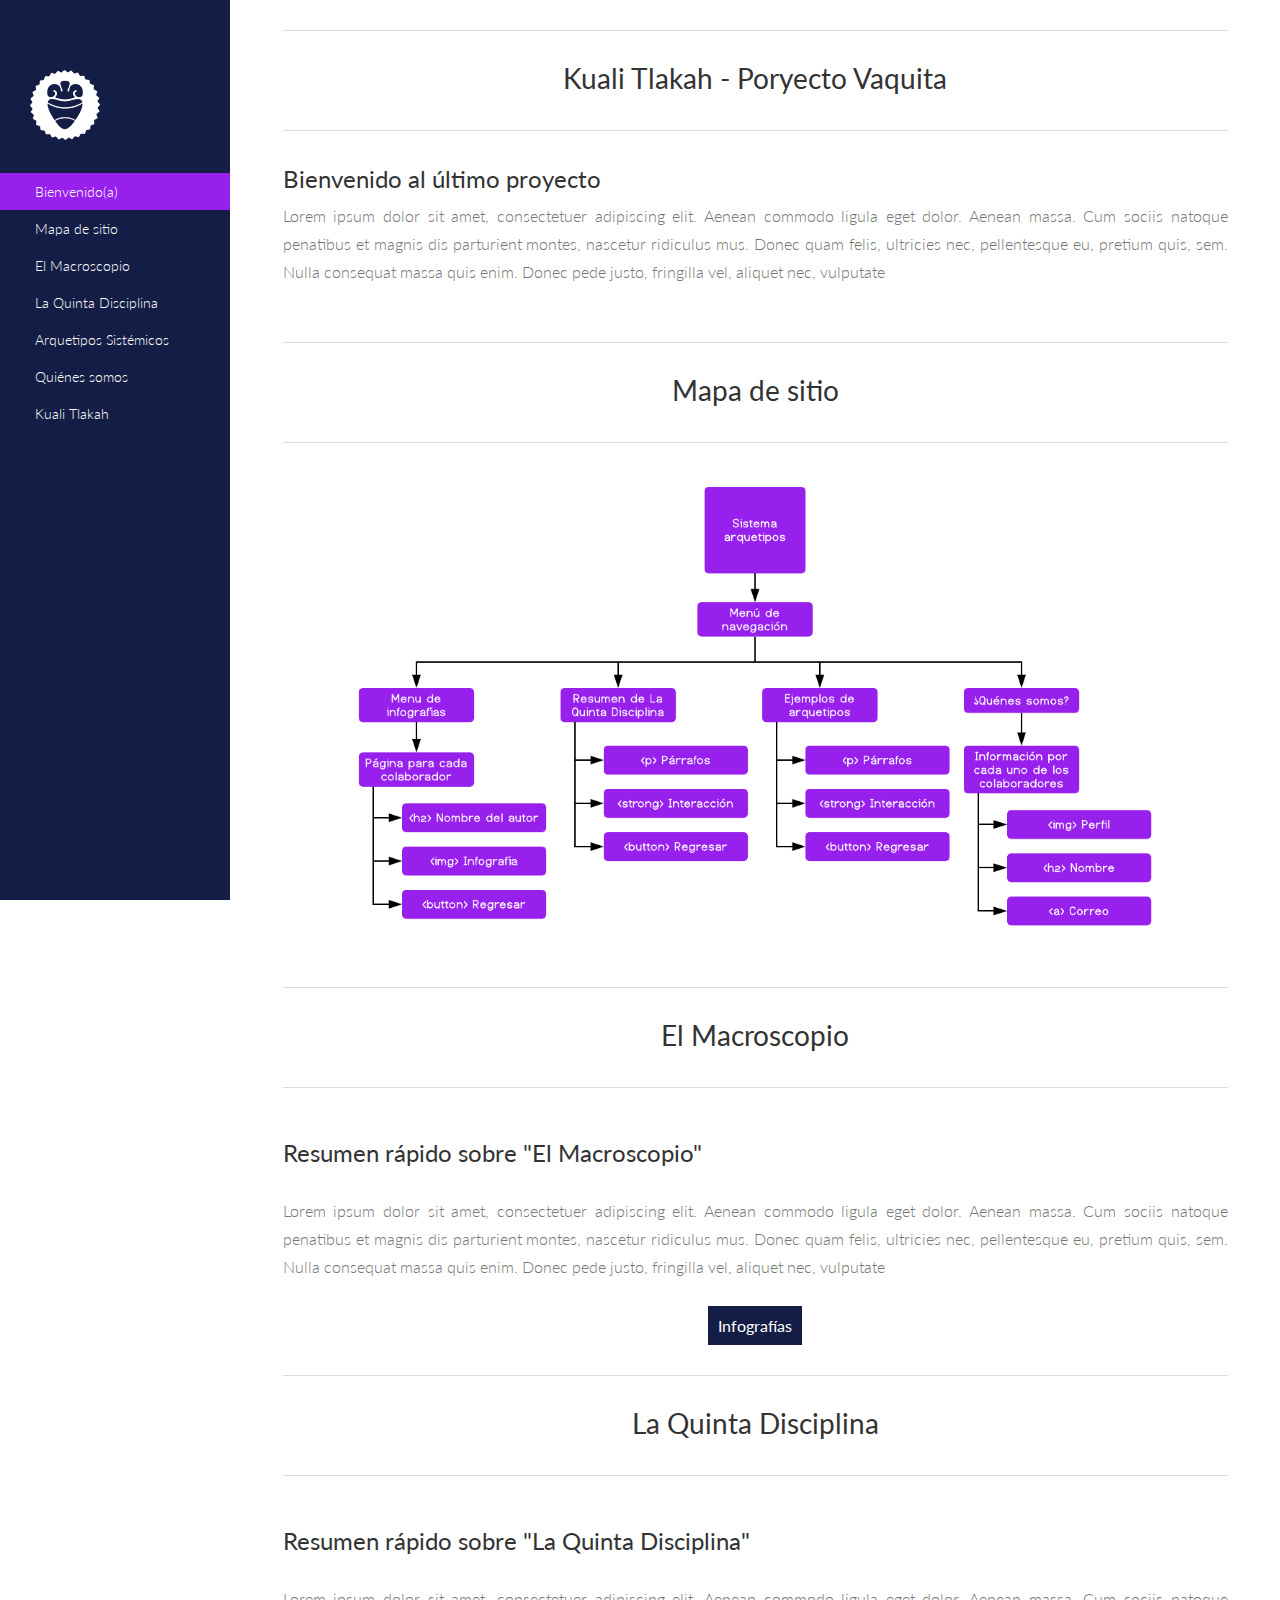
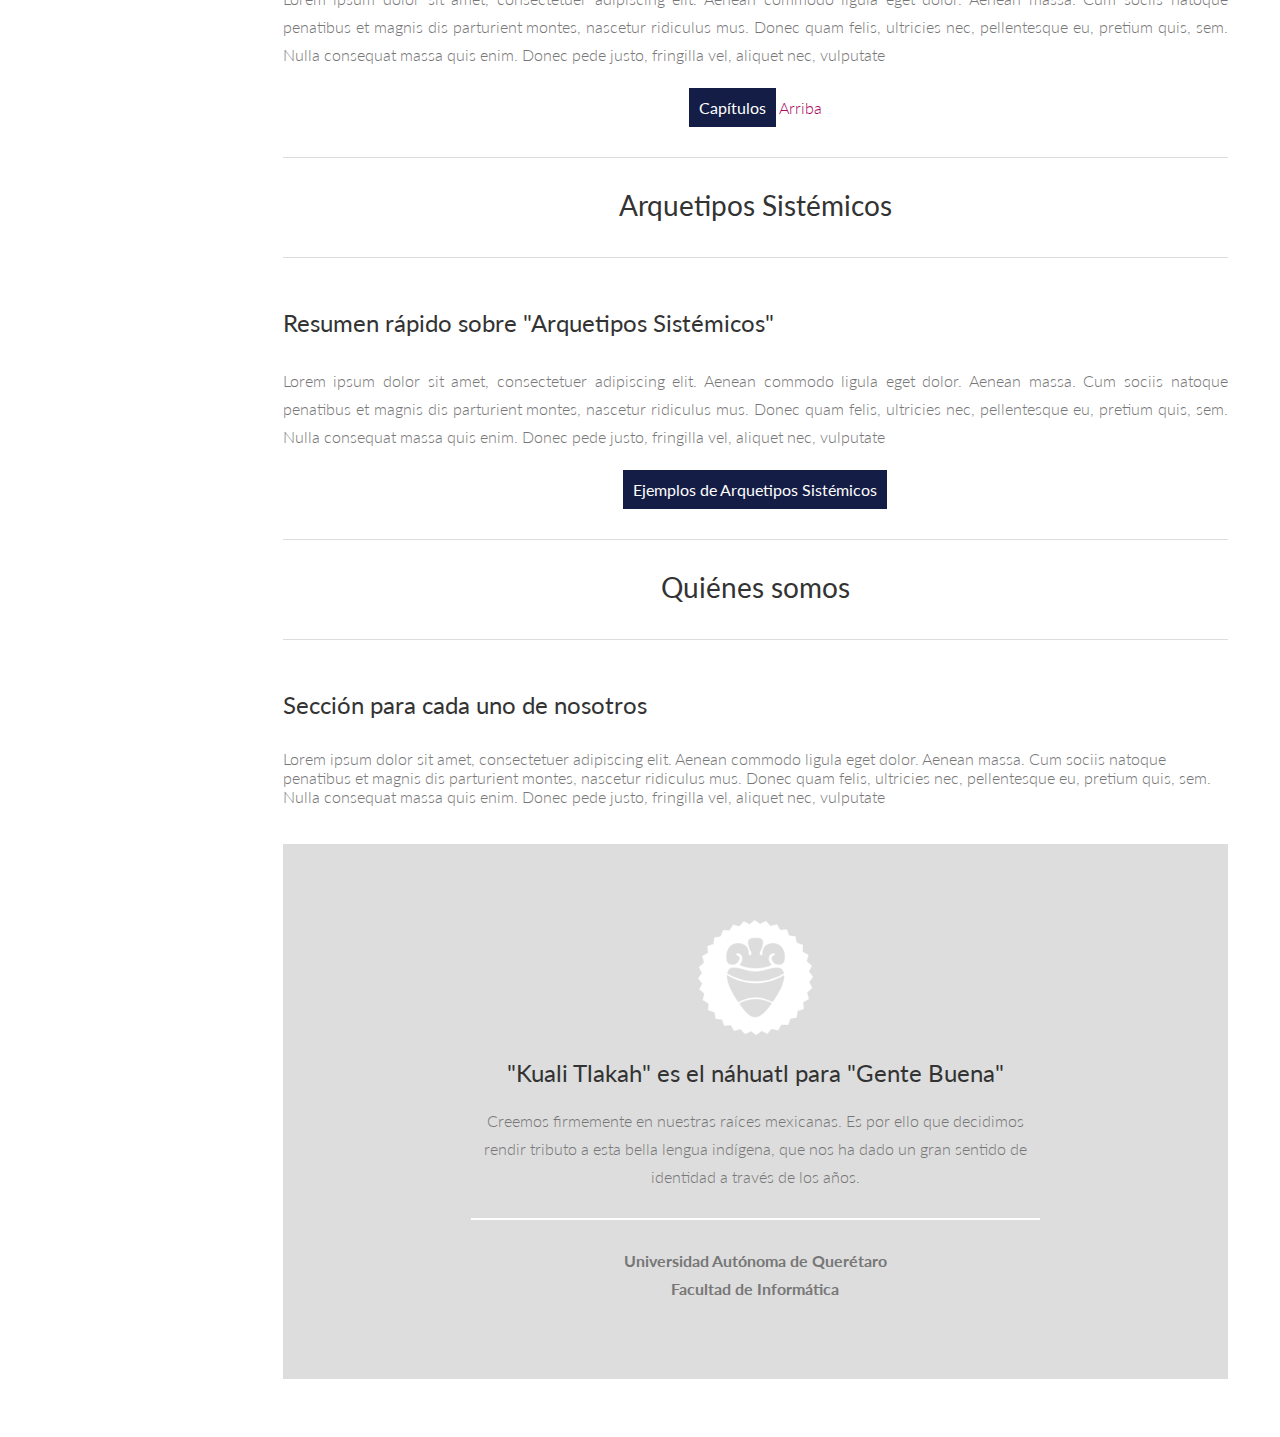
<file: dup-doc/index.html>
<!DOCTYPE html>
<!--[if lt IE 7]>      <html class="no-js lt-ie9 lt-ie8 lt-ie7"> <![endif]-->
<!--[if IE 7]>         <html class="no-js lt-ie9 lt-ie8"> <![endif]-->
<!--[if IE 8]>         <html class="no-js lt-ie9"> <![endif]-->
<!--[if gt IE 8]><!--> <html class="no-js"> <!--<![endif]-->
	<head>
		<meta charset="utf-8">
		<html lang="es">
		<title>Kuali Tlakah - Inicio</title>
		<meta name="description" content="">
		<!-- Mobile Specific Meta -->
		<meta name="viewport" content="width=device-width, initial-scale=1">

		<!-- <link rel="shortcut icon" href="img/favicon.png"> -->
		<link href='http://fonts.googleapis.com/css?family=Lato:300,400,700' rel='stylesheet'>

		<!-- Syntax Highlighter -->
		<link rel="stylesheet" type="text/css" href="syntax-highlighter/styles/shCore.css" media="all">
		<link rel="stylesheet" type="text/css" href="syntax-highlighter/styles/shThemeDefault.css" media="all">

		<!-- Font Awesome CSS-->
		<link rel="stylesheet" href="css/font-awesome.min.css">
		<!-- Normalize/Reset CSS-->
		<link rel="stylesheet" href="css/normalize.min.css">
		<!-- Main CSS-->
		<link rel="stylesheet" href="css/main.css">
	</head>

	<body id="welcome">

		<aside class="left-sidebar">
			<div class="logo">
				<a href="index.html">
					<img src="img/logo.png" alt="">
				</a>
			</div>
			<nav class="left-nav">
				<ul id="nav">
					<li class="current"><a href="#welcome">Bienvenido(a)</a></li>
					<li><a href="#site_map">Mapa de sitio</a></li>
					<li><a href="#the_macroscope">El Macroscopio</a></li>
					<li><a href="#the_fifth_discipline">La Quinta Disciplina</a></li>
					<li><a href="#examples">Arquetipos Sistémicos</a></li>
					<li><a href="#about_us">Quiénes somos</a></li>
					<li><a href="#about_KualiTlakah">Kuali Tlakah</a></li>					
					<!-- <li><a href="#credit">Source and Credit</a></li> -->
				</ul>
			</nav>
		</aside>

		<div id="main-wrapper">
			<div class="main-content twenty">
				<section id="welcome">
					<div class="content-header">
						<h1>Kuali Tlakah - Poryecto Vaquita</h1>
					</div>
					<div class="welcome">
						<h2 class="tan">Bienvenido al último proyecto</h2>
						<p>Lorem ipsum dolor sit amet, consectetuer adipiscing elit. Aenean commodo ligula eget dolor. Aenean massa. Cum sociis natoque penatibus et magnis dis parturient montes, nascetur ridiculus mus. Donec quam felis, ultricies nec, pellentesque eu, pretium quis, sem. Nulla consequat massa quis enim. Donec pede justo, fringilla vel, aliquet nec, vulputate</p>
						<br>
					</div>
				</section>

				<section id="site_map">
					<div class="content-header fifteen">
						<h1>Mapa de sitio</h1>
					</div>
					<div class="img_container">
						<img src="img/site_map.png">
					</div>
				</section>

				<section id="the_macroscope">
					<div class="content-header">
						<h1>El Macroscopio</h1>
					</div>
					<h2 class="title">Resumen rápido sobre "El Macroscopio"</h2>

					<div class="section-content">
						<p>Lorem ipsum dolor sit amet, consectetuer adipiscing elit. Aenean commodo ligula eget dolor. Aenean massa. Cum sociis natoque penatibus et magnis dis parturient montes, nascetur ridiculus mus. Donec quam felis, ultricies nec, pellentesque eu, pretium quis, sem. Nulla consequat massa quis enim. Donec pede justo, fringilla vel, aliquet nec, vulputate</p>
						<br>
						<div class="btn_container">
							<button onclick="location.href='the_macroscope.html'">Infografías</button>
						</div>
					</div>
				</section>


				<section id="the_fifth_discipline">
					<div class="content-header">
						<h1>La Quinta Disciplina</h1>
					</div>
					<h2 class="title">Resumen rápido sobre "La Quinta Disciplina"</h2>
					<p>Lorem ipsum dolor sit amet, consectetuer adipiscing elit. Aenean commodo ligula eget dolor. Aenean massa. Cum sociis natoque penatibus et magnis dis parturient montes, nascetur ridiculus mus. Donec quam felis, ultricies nec, pellentesque eu, pretium quis, sem. Nulla consequat massa quis enim. Donec pede justo, fringilla vel, aliquet nec, vulputate</p>
					<br>
					<div class="btn_container">
						<button onclick="location.href='the_fifth_discipline.html'">Capítulos</button>
						<a href="#welcome">Arriba</a>
					</div>
				</section>

				<section id="examples">
					<div class="content-header">
						<h1>Arquetipos Sistémicos</h1>
					</div>
					<h2 class="title">Resumen rápido sobre "Arquetipos Sistémicos"</h2>
					<p>Lorem ipsum dolor sit amet, consectetuer adipiscing elit. Aenean commodo ligula eget dolor. Aenean massa. Cum sociis natoque penatibus et magnis dis parturient montes, nascetur ridiculus mus. Donec quam felis, ultricies nec, pellentesque eu, pretium quis, sem. Nulla consequat massa quis enim. Donec pede justo, fringilla vel, aliquet nec, vulputate</p>
					<br>
					<div class="btn_container">
						<button onclick="location.href='systemic_archetypes.html'">Ejemplos de Arquetipos Sistémicos</button>
					</div>
				</section>

				<section id="about_us">
					<div class="content-header">
						<h1>Quiénes somos</h1>
					</div>
					<h2 class="title">Sección para cada uno de nosotros</h2>
					<p">Lorem ipsum dolor sit amet, consectetuer adipiscing elit. Aenean commodo ligula eget dolor. Aenean massa. Cum sociis natoque penatibus et magnis dis parturient montes, nascetur ridiculus mus. Donec quam felis, ultricies nec, pellentesque eu, pretium quis, sem. Nulla consequat massa quis enim. Donec pede justo, fringilla vel, aliquet nec, vulputate</p>
					<br>
					<br>
				</section>

				<section id="about_KualiTlakah">
					<br><br><br><br>
					<img src="img/logo150px.png" class="twenty">
					<h2 class="twenty">"Kuali Tlakah" es el náhuatl para "Gente Buena"</h2>
					<p>Creemos firmemente en nuestras raíces mexicanas. Es por ello que decidimos rendir tributo a esta bella lengua indígena, que nos ha dado un gran sentido de identidad a través de los años.</p>
					<br><hr><br>
					<p><strong>Universidad Autónoma de Querétaro<br> Facultad de Informática</strong></p>
					<br><br><br><br>
				</section>
				<br><br>

				<!-- <section id="credit">
					<h2 class="title">Source and Credit</h2>
					<div class="script-source">
						<ul>
							<li><a target="_blank" href="http://www.pexels.com">Pexels</a></li>
							<li><a target="_blank" href="http://jquery.com/">jQuery</a></li>
							<li><a target="_blank" href="http://getbootstrap.com">Bootstrap Framework</a></li>
							<li><a target="_blank" href="http://www.owlgraphic.com/owlcarousel">Owl Carousel</a></li>
							<li><a target="_blank" href="https://github.com/iamMonzurul/jQuery-AJAX-MailChimp">Ajax Mailchimp</a></li>
							<li><a target="_blank" href="http://fontawesome.io/">FontAwesome</a></li>
							<li><a target="_blank" href="http://dimsemenov.com/plugins/magnific-popup/">Magnefic Pop Up</a></li>
							<li><a target="_blank" href="http://hernansartorio.com/jquery-nice-select/">Nice Select</a></li>
							<li><a target="_blank" href="https://linearicons.com/">Linear Icons</a></li>
						</ul>
					</div>
				</section> -->
			</div>
		</div>


		<!-- Essential JavaScript Libraries
		==============================================-->
		<script type="text/javascript" src="js/jquery-1.11.0.min.js"></script>
		<script type="text/javascript" src="js/jquery.nav.js"></script>
		<script type="text/javascript" src="syntax-highlighter/scripts/shCore.js"></script>
		<script type="text/javascript" src="syntax-highlighter/scripts/shBrushXml.js"></script>
		<script type="text/javascript" src="syntax-highlighter/scripts/shBrushCss.js"></script>
		<script type="text/javascript" src="syntax-highlighter/scripts/shBrushJScript.js"></script>
		<script type="text/javascript" src="syntax-highlighter/scripts/shBrushPhp.js"></script>
		<script type="text/javascript">
			SyntaxHighlighter.all()
		</script>
		<script type="text/javascript" src="js/custom.js"></script>

	</body>
</html>
</file>
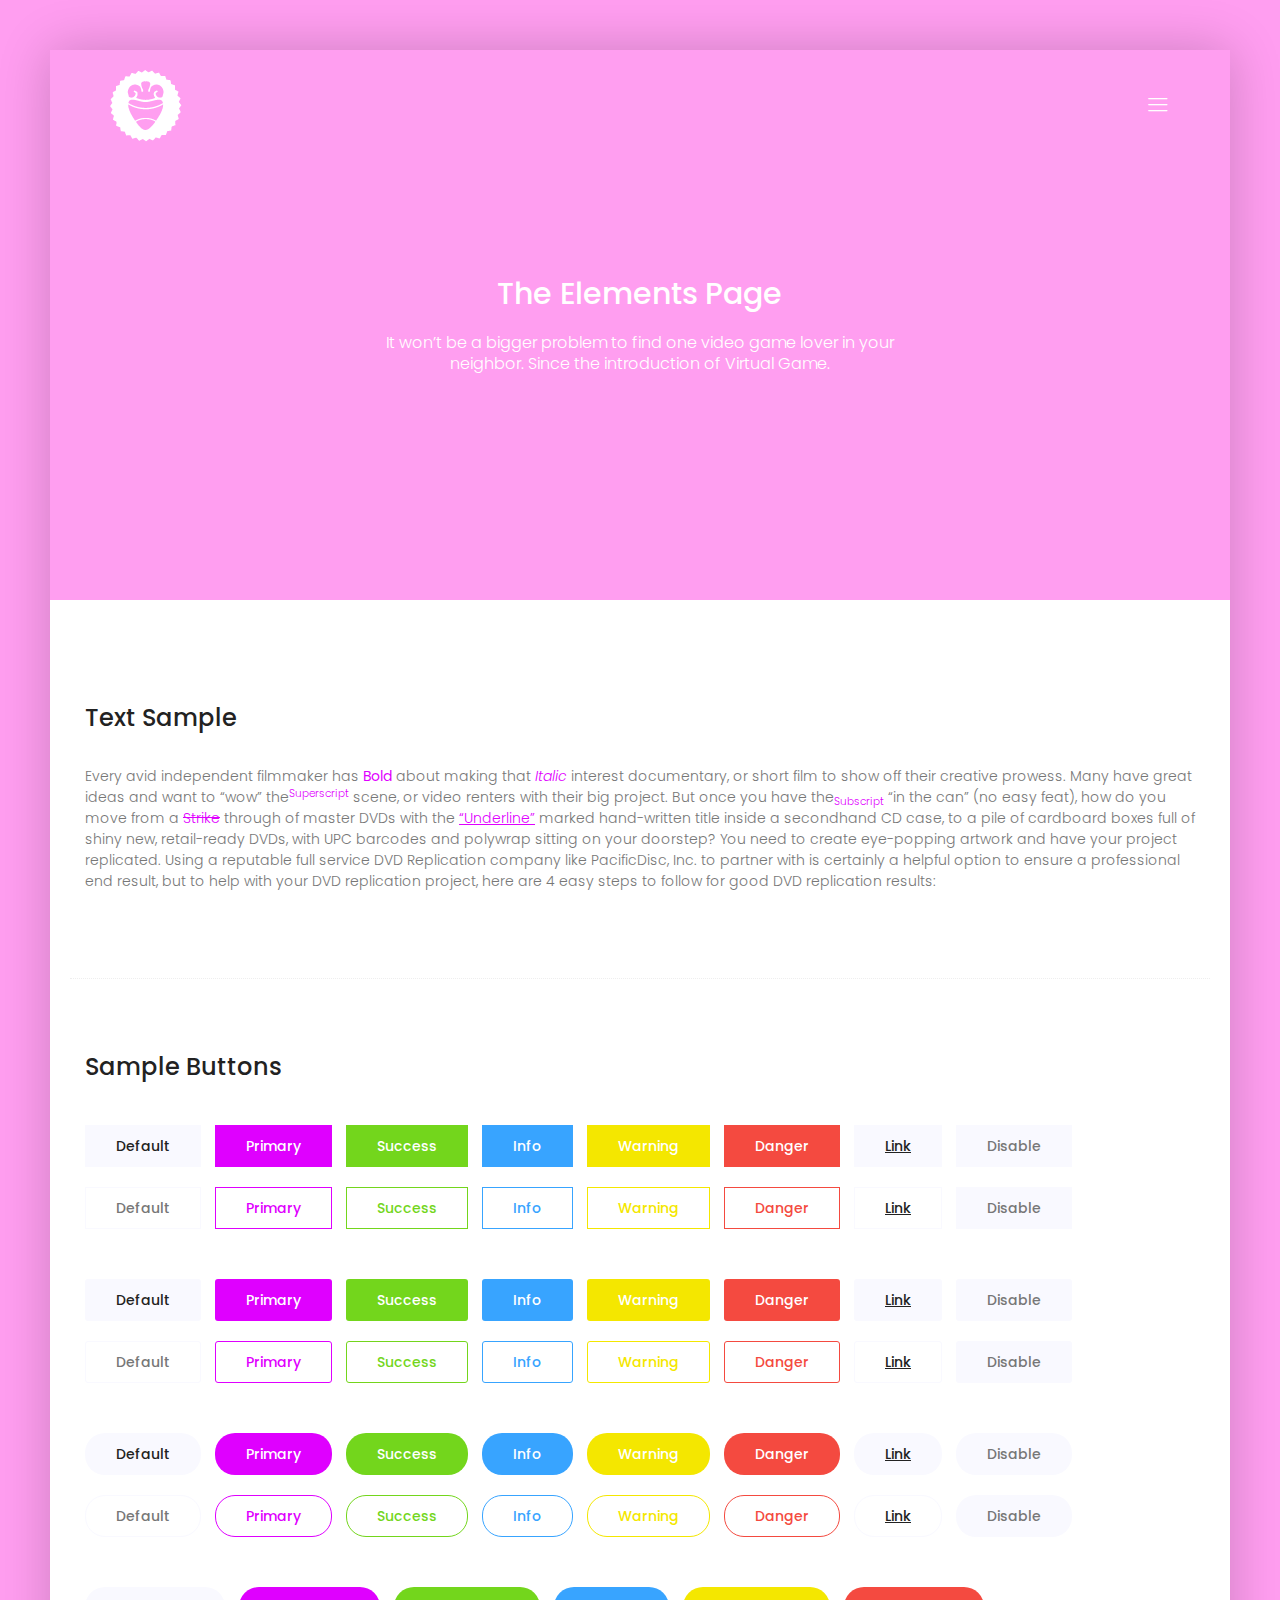
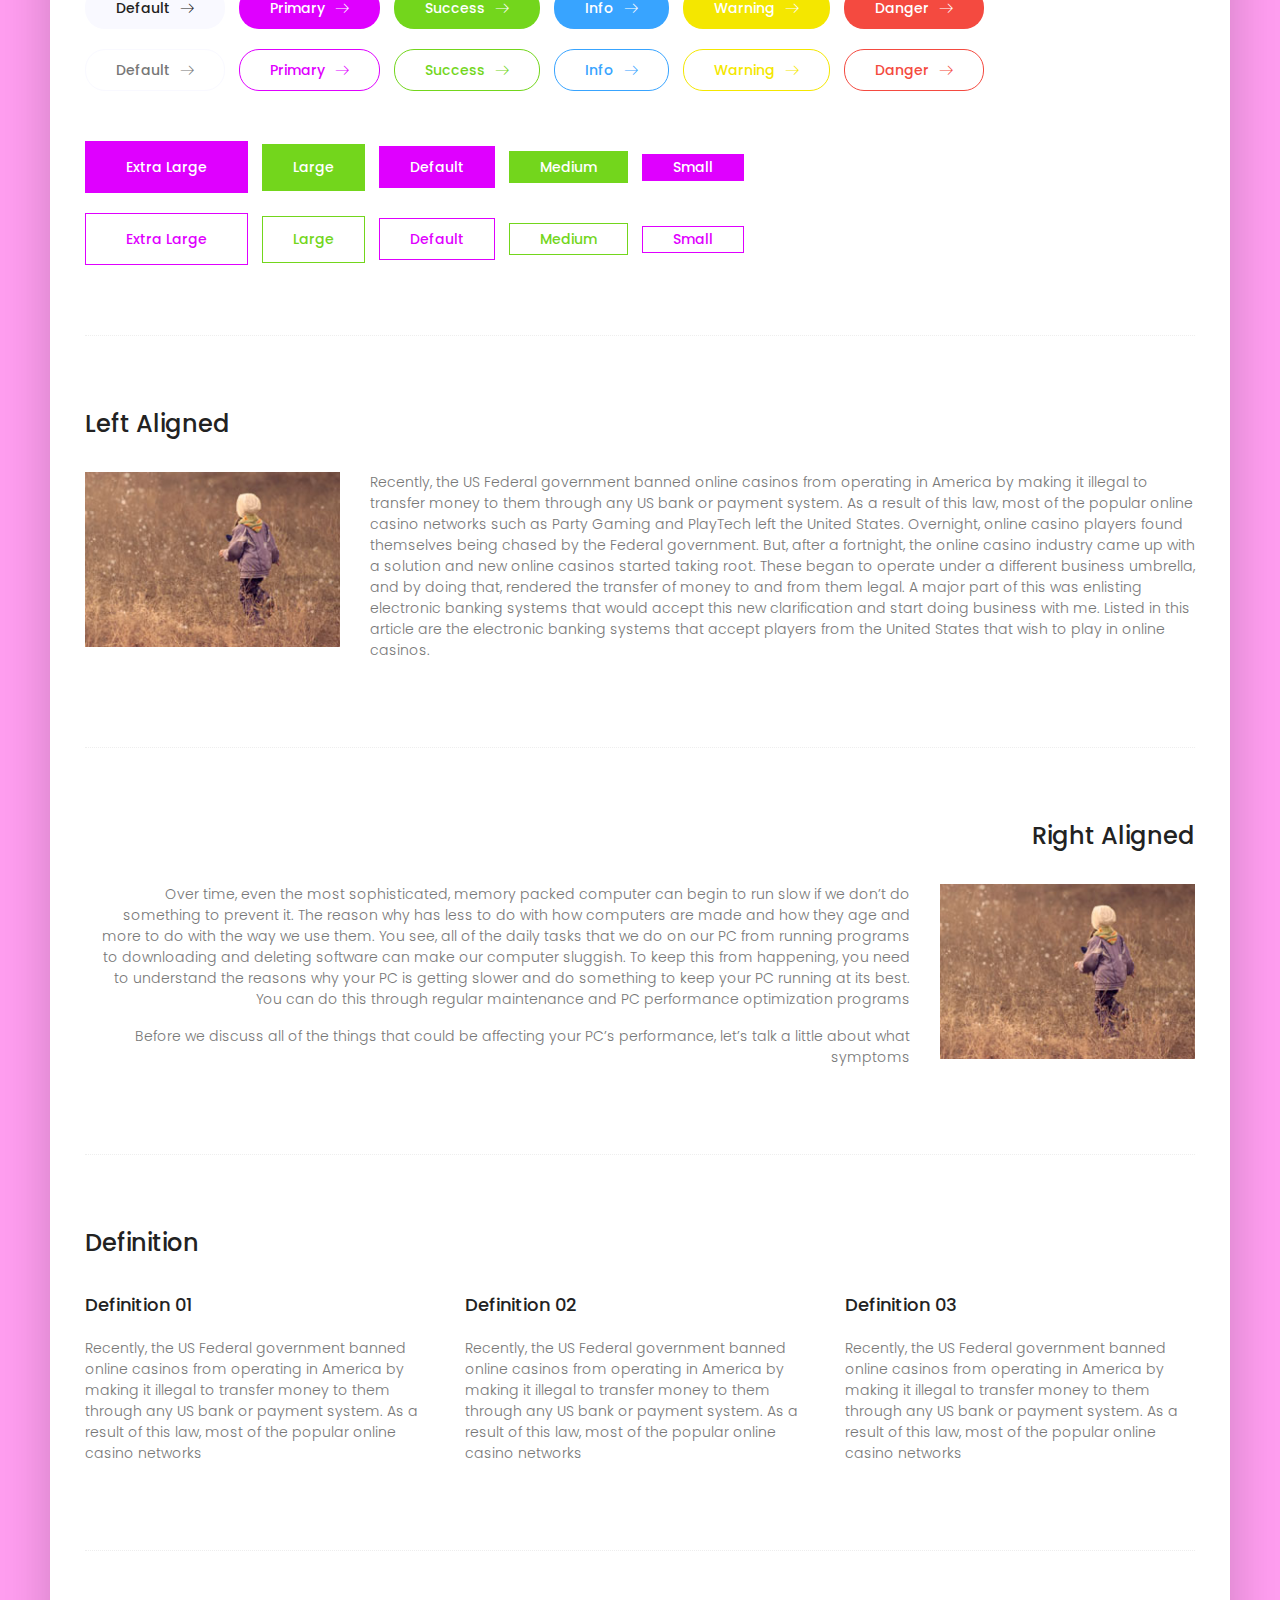
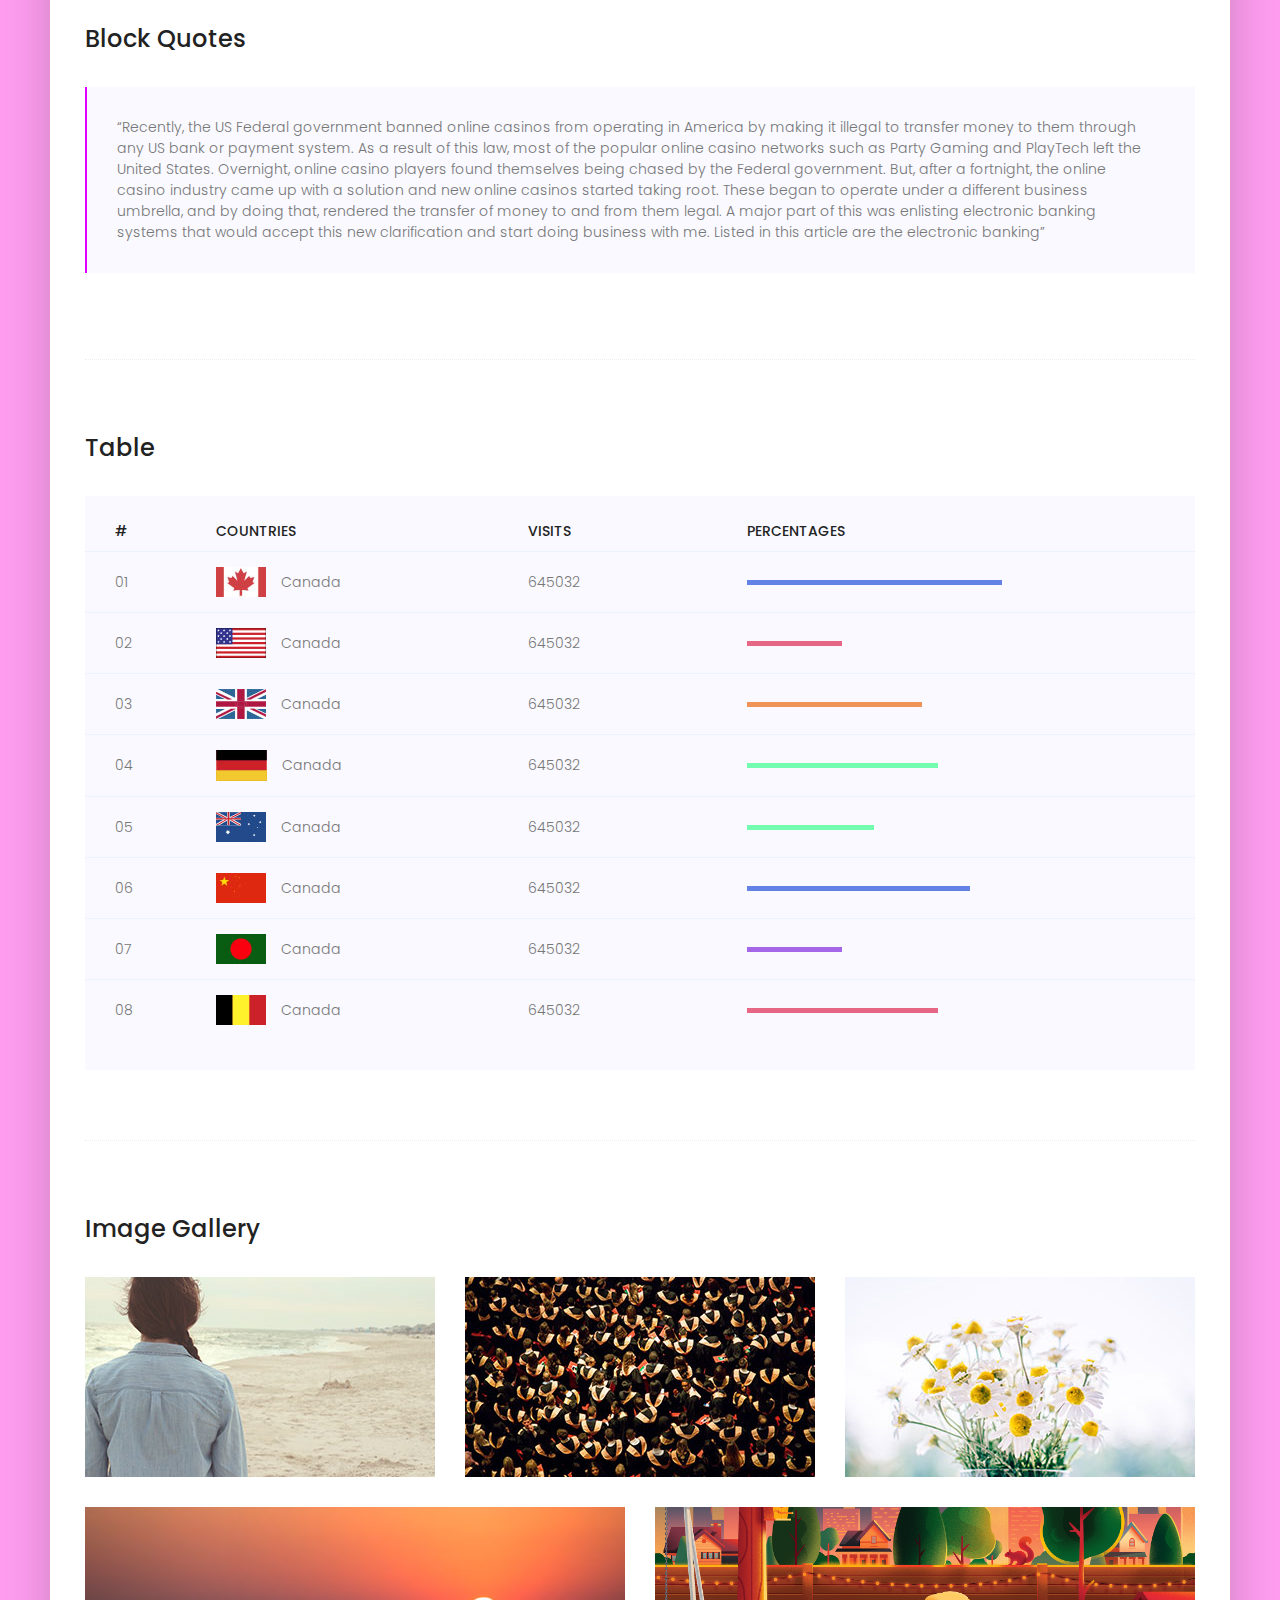
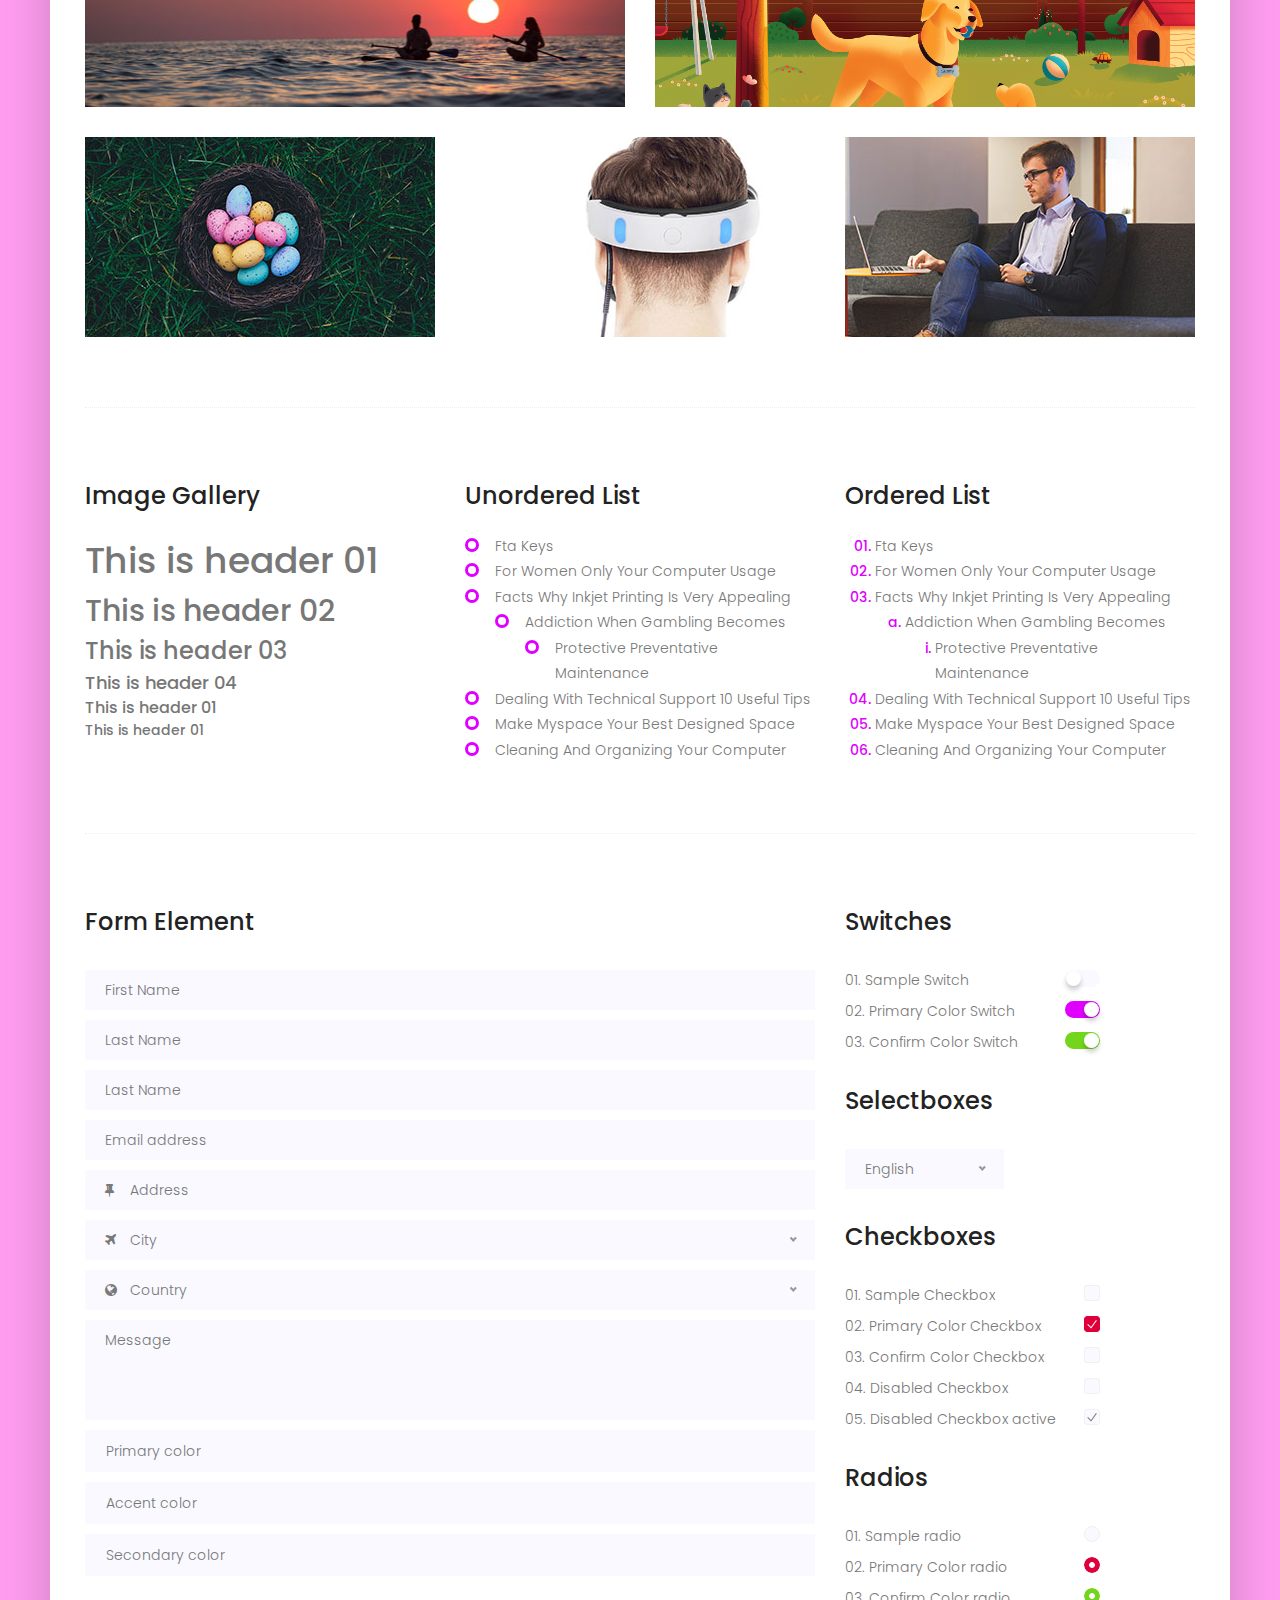
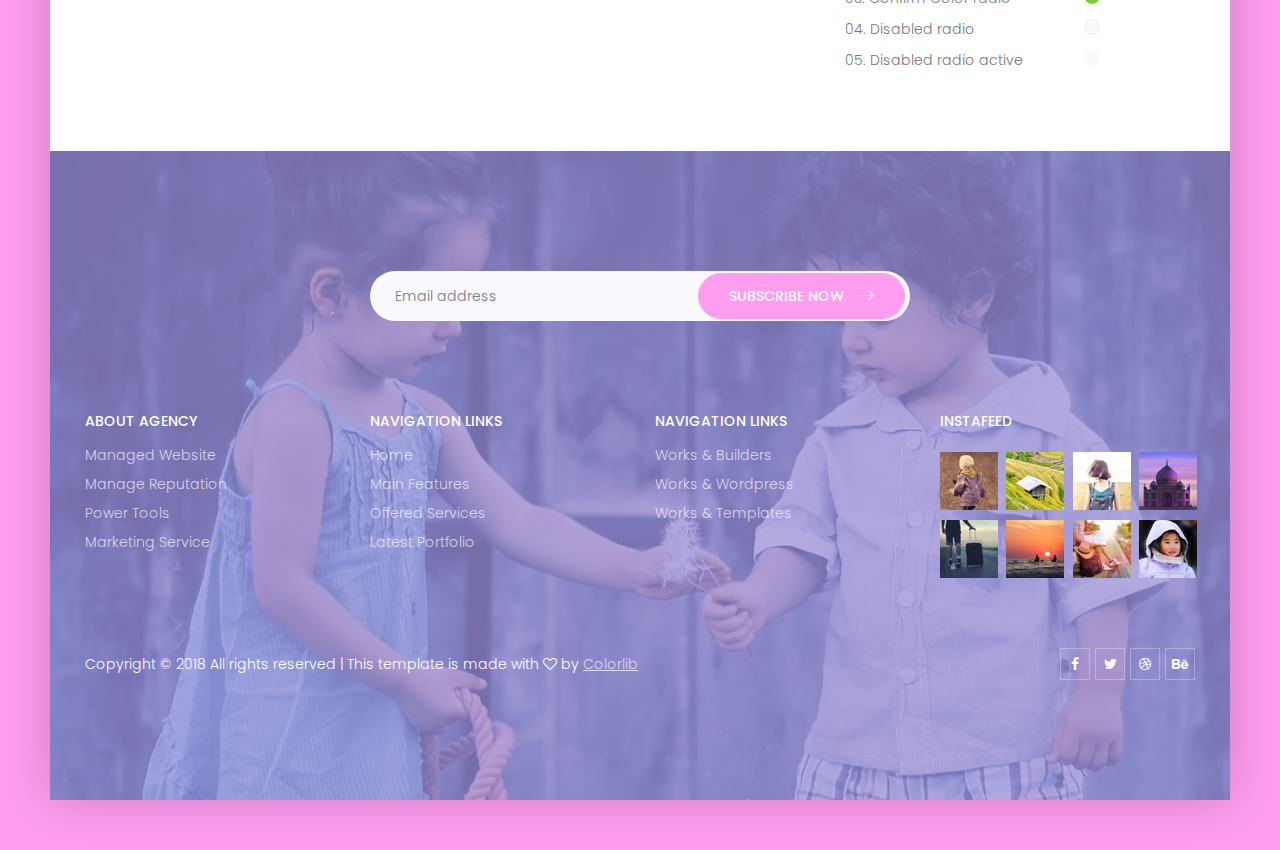
<file: elements.html>
<!DOCTYPE html>
<html lang="zxx" class="no-js">
<head>
	<!-- Mobile Specific Meta -->
	<meta name="viewport" content="width=device-width, initial-scale=1, shrink-to-fit=no">
	<!-- Favicon-->
	<link rel="shortcut icon" href="img/fav.png">
	<!-- Author Meta -->
	<meta name="author" content="CodePixar">
	<!-- Meta Description -->
	<meta name="description" content="">
	<!-- Meta Keyword -->
	<meta name="keywords" content="">
	<!-- meta character set -->
	<meta charset="UTF-8">
	<!-- Site Title -->
	<title>Dup</title>

	<link href="https://fonts.googleapis.com/css?family=Poppins:100,300,500" rel="stylesheet">
		<!--
		CSS
		============================================= -->
		<link rel="stylesheet" href="css/linearicons.css">
		<link rel="stylesheet" href="css/owl.carousel.css">
		<link rel="stylesheet" href="css/font-awesome.min.css">
		<link rel="stylesheet" href="css/nice-select.css">
		<link rel="stylesheet" href="css/magnific-popup.css">
		<link rel="stylesheet" href="css/bootstrap.css">
		<link rel="stylesheet" href="css/main.css">
	</head>
	<body class="dup-body">
		<div class="dup-body-wrap">
			<!-- Start Header Area -->
			<header class="default-header">
				<div class="header-wrap">
					<div class="header-top d-flex justify-content-between align-items-center">
						<div class="logo">
							<a href="index.html"><img src="img/logo2.png" alt=""></a>
						</div>
						<div class="main-menubar white-menubar d-flex align-items-center">
							<nav class="hide">
								<a href="index.html">Home</a>
								<a href="generic.html">Generic</a>
								<a href="elements.html">Elements</a>
							</nav>
							<div class="menu-bar"><span class="lnr lnr-menu"></span></div>
						</div>
					</div>
				</div>
			</header>
		<!-- End Header Area -->
		<!-- Start Banner Area -->
		<section class="generic-banner element-banner relative">
			<div class="container">
				<div class="row height align-items-center justify-content-center">
					<div class="col-lg-10">
						<div class="banner-content text-center">
							<h2 class="text-white">The Elements Page</h2>
							<p class="text-white">It won’t be a bigger problem to find one video game lover in your <br> neighbor. Since the introduction of Virtual Game.</p>
						</div>
					</div>
				</div>
			</div>
		</section>
		<!-- End Banner Area -->
		<!-- Start Sample Area -->
		<section class="sample-text-area">
			<div class="container">
				<h3 class="text-heading">Text Sample</h3>
				<p class="sample-text">
					Every avid independent filmmaker has <b>Bold</b> about making that <i>Italic</i> interest documentary, or short film to show off their creative prowess. Many have great ideas and want to “wow” the<sup>Superscript</sup> scene, or video renters with their big project.  But once you have the<sub>Subscript</sub> “in the can” (no easy feat), how do you move from a <del>Strike</del> through of master DVDs with the <u>“Underline”</u> marked hand-written title inside a secondhand CD case, to a pile of cardboard boxes full of shiny new, retail-ready DVDs, with UPC barcodes and polywrap sitting on your doorstep?  You need to create eye-popping artwork and have your project replicated. Using a reputable full service DVD Replication company like PacificDisc, Inc. to partner with is certainly a helpful option to ensure a professional end result, but to help with your DVD replication project, here are 4 easy steps to follow for good DVD replication results:
				</p>
			</div>
		</section>
		<!-- End Sample Area -->
		<!-- Start Button -->
		<section class="button-area">
			<div class="container border-top-generic">
				<h3 class="text-heading">Sample Buttons</h3>
				<div class="button-group-area">
					<a href="#" class="genric-btn default">Default</a>
					<a href="#" class="genric-btn primary">Primary</a>
					<a href="#" class="genric-btn success">Success</a>
					<a href="#" class="genric-btn info">Info</a>
					<a href="#" class="genric-btn warning">Warning</a>
					<a href="#" class="genric-btn danger">Danger</a>
					<a href="#" class="genric-btn link">Link</a>
					<a href="#" class="genric-btn disable">Disable</a>
				</div>
				<div class="button-group-area mt-10">
					<a href="#" class="genric-btn default-border">Default</a>
					<a href="#" class="genric-btn primary-border">Primary</a>
					<a href="#" class="genric-btn success-border">Success</a>
					<a href="#" class="genric-btn info-border">Info</a>
					<a href="#" class="genric-btn warning-border">Warning</a>
					<a href="#" class="genric-btn danger-border">Danger</a>
					<a href="#" class="genric-btn link-border">Link</a>
					<a href="#" class="genric-btn disable">Disable</a>
				</div>
				<div class="button-group-area mt-40">
					<a href="#" class="genric-btn default radius">Default</a>
					<a href="#" class="genric-btn primary radius">Primary</a>
					<a href="#" class="genric-btn success radius">Success</a>
					<a href="#" class="genric-btn info radius">Info</a>
					<a href="#" class="genric-btn warning radius">Warning</a>
					<a href="#" class="genric-btn danger radius">Danger</a>
					<a href="#" class="genric-btn link radius">Link</a>
					<a href="#" class="genric-btn disable radius">Disable</a>
				</div>
				<div class="button-group-area mt-10">
					<a href="#" class="genric-btn default-border radius">Default</a>
					<a href="#" class="genric-btn primary-border radius">Primary</a>
					<a href="#" class="genric-btn success-border radius">Success</a>
					<a href="#" class="genric-btn info-border radius">Info</a>
					<a href="#" class="genric-btn warning-border radius">Warning</a>
					<a href="#" class="genric-btn danger-border radius">Danger</a>
					<a href="#" class="genric-btn link-border radius">Link</a>
					<a href="#" class="genric-btn disable radius">Disable</a>
				</div>
				<div class="button-group-area mt-40">
					<a href="#" class="genric-btn default circle">Default</a>
					<a href="#" class="genric-btn primary circle">Primary</a>
					<a href="#" class="genric-btn success circle">Success</a>
					<a href="#" class="genric-btn info circle">Info</a>
					<a href="#" class="genric-btn warning circle">Warning</a>
					<a href="#" class="genric-btn danger circle">Danger</a>
					<a href="#" class="genric-btn link circle">Link</a>
					<a href="#" class="genric-btn disable circle">Disable</a>
				</div>
				<div class="button-group-area mt-10">
					<a href="#" class="genric-btn default-border circle">Default</a>
					<a href="#" class="genric-btn primary-border circle">Primary</a>
					<a href="#" class="genric-btn success-border circle">Success</a>
					<a href="#" class="genric-btn info-border circle">Info</a>
					<a href="#" class="genric-btn warning-border circle">Warning</a>
					<a href="#" class="genric-btn danger-border circle">Danger</a>
					<a href="#" class="genric-btn link-border circle">Link</a>
					<a href="#" class="genric-btn disable circle">Disable</a>
				</div>
				<div class="button-group-area mt-40">
					<a href="#" class="genric-btn default circle arrow">Default<span class="lnr lnr-arrow-right"></span></a>
					<a href="#" class="genric-btn primary circle arrow">Primary<span class="lnr lnr-arrow-right"></span></a>
					<a href="#" class="genric-btn success circle arrow">Success<span class="lnr lnr-arrow-right"></span></a>
					<a href="#" class="genric-btn info circle arrow">Info<span class="lnr lnr-arrow-right"></span></a>
					<a href="#" class="genric-btn warning circle arrow">Warning<span class="lnr lnr-arrow-right"></span></a>
					<a href="#" class="genric-btn danger circle arrow">Danger<span class="lnr lnr-arrow-right"></span></a>
				</div>
				<div class="button-group-area mt-10">
					<a href="#" class="genric-btn default-border circle arrow">Default<span class="lnr lnr-arrow-right"></span></a>
					<a href="#" class="genric-btn primary-border circle arrow">Primary<span class="lnr lnr-arrow-right"></span></a>
					<a href="#" class="genric-btn success-border circle arrow">Success<span class="lnr lnr-arrow-right"></span></a>
					<a href="#" class="genric-btn info-border circle arrow">Info<span class="lnr lnr-arrow-right"></span></a>
					<a href="#" class="genric-btn warning-border circle arrow">Warning<span class="lnr lnr-arrow-right"></span></a>
					<a href="#" class="genric-btn danger-border circle arrow">Danger<span class="lnr lnr-arrow-right"></span></a>
				</div>
				<div class="button-group-area mt-40">
					<a href="#" class="genric-btn primary e-large">Extra Large</a>
					<a href="#" class="genric-btn success large">Large</a>
					<a href="#" class="genric-btn primary">Default</a>
					<a href="#" class="genric-btn success medium">Medium</a>
					<a href="#" class="genric-btn primary small">Small</a>
				</div>
				<div class="button-group-area mt-10">
					<a href="#" class="genric-btn primary-border e-large">Extra Large</a>
					<a href="#" class="genric-btn success-border large">Large</a>
					<a href="#" class="genric-btn primary-border">Default</a>
					<a href="#" class="genric-btn success-border medium">Medium</a>
					<a href="#" class="genric-btn primary-border small">Small</a>
				</div>
			</div>
		</section>
		<!-- End Button -->
		<!-- Start Align Area -->
		<div class="white-bg">
			<div class="container">
				<div class="section-top-border">
					<h3 class="mb-30">Left Aligned</h3>
					<div class="row">
						<div class="col-md-3">
							<img src="img/d.jpg" alt="" class="img-fluid">
						</div>
						<div class="col-md-9 mt-sm-20">
							<p>Recently, the US Federal government banned online casinos from operating in America by making it illegal to transfer money to them through any US bank or payment system. As a result of this law, most of the popular online casino networks such as Party Gaming and PlayTech left the United States. Overnight, online casino players found themselves being chased by the Federal government. But, after a fortnight, the online casino industry came up with a solution and new online casinos started taking root. These began to operate under a different business umbrella, and by doing that, rendered the transfer of money to and from them legal. A major part of this was enlisting electronic banking systems that would accept this new clarification and start doing business with me. Listed in this article are the electronic banking systems that accept players from the United States that wish to play in online casinos.</p>
						</div>
					</div>
				</div>
				<div class="section-top-border text-right">
					<h3 class="mb-30">Right Aligned</h3>
					<div class="row">
						<div class="col-md-9">
							<p class="text-right">Over time, even the most sophisticated, memory packed computer can begin to run slow if we don’t do something to prevent it. The reason why has less to do with how computers are made and how they age and more to do with the way we use them. You see, all of the daily tasks that we do on our PC from running programs to downloading and deleting software can make our computer sluggish. To keep this from happening, you need to understand the reasons why your PC is getting slower and do something to keep your PC running at its best. You can do this through regular maintenance and PC performance optimization programs</p>
							<p class="text-right">Before we discuss all of the things that could be affecting your PC’s performance, let’s talk a little about what symptoms</p>
						</div>
						<div class="col-md-3">
							<img src="img/d.jpg" alt="" class="img-fluid">
						</div>
					</div>
				</div>
				<div class="section-top-border">
					<h3 class="mb-30">Definition</h3>
					<div class="row">
						<div class="col-md-4">
							<div class="single-defination">
								<h4 class="mb-20">Definition 01</h4>
								<p>Recently, the US Federal government banned online casinos from operating in America by making it illegal to transfer money to them through any US bank or payment system. As a result of this law, most of the popular online casino networks</p>
							</div>
						</div>
						<div class="col-md-4">
							<div class="single-defination">
								<h4 class="mb-20">Definition 02</h4>
								<p>Recently, the US Federal government banned online casinos from operating in America by making it illegal to transfer money to them through any US bank or payment system. As a result of this law, most of the popular online casino networks</p>
							</div>
						</div>
						<div class="col-md-4">
							<div class="single-defination">
								<h4 class="mb-20">Definition 03</h4>
								<p>Recently, the US Federal government banned online casinos from operating in America by making it illegal to transfer money to them through any US bank or payment system. As a result of this law, most of the popular online casino networks</p>
							</div>
						</div>
					</div>
				</div>
				<div class="section-top-border">
					<h3 class="mb-30">Block Quotes</h3>
					<div class="row">
						<div class="col-lg-12">
							<blockquote class="generic-blockquote">
								“Recently, the US Federal government banned online casinos from operating in America by making it illegal to transfer money to them through any US bank or payment system. As a result of this law, most of the popular online casino networks such as Party Gaming and PlayTech left the United States. Overnight, online casino players found themselves being chased by the Federal government. But, after a fortnight, the online casino industry came up with a solution and new online casinos started taking root. These began to operate under a different business umbrella, and by doing that, rendered the transfer of money to and from them legal. A major part of this was enlisting electronic banking systems that would accept this new clarification and start doing business with me. Listed in this article are the electronic banking”
							</blockquote>
						</div>
					</div>
				</div>
				<div class="section-top-border">
					<h3 class="mb-30">Table</h3>
					<div class="progress-table-wrap">
						<div class="progress-table">
							<div class="table-head">
								<div class="serial">#</div>
								<div class="country">Countries</div>
								<div class="visit">Visits</div>
								<div class="percentage">Percentages</div>
							</div>
							<div class="table-row">
								<div class="serial">01</div>
								<div class="country"> <img src="img/f1.jpg" alt="flag">Canada</div>
								<div class="visit">645032</div>
								<div class="percentage">
									<div class="progress">
										<div class="progress-bar color-1" role="progressbar" style="width: 80%" aria-valuenow="80" aria-valuemin="0" aria-valuemax="100"></div>
									</div>
								</div>
							</div>
							<div class="table-row">
								<div class="serial">02</div>
								<div class="country"> <img src="img/f2.jpg" alt="flag">Canada</div>
								<div class="visit">645032</div>
								<div class="percentage">
									<div class="progress">
										<div class="progress-bar color-2" role="progressbar" style="width: 30%" aria-valuenow="30" aria-valuemin="0" aria-valuemax="100"></div>
									</div>
								</div>
							</div>
							<div class="table-row">
								<div class="serial">03</div>
								<div class="country"> <img src="img/f3.jpg" alt="flag">Canada</div>
								<div class="visit">645032</div>
								<div class="percentage">
									<div class="progress">
										<div class="progress-bar color-3" role="progressbar" style="width: 55%" aria-valuenow="55" aria-valuemin="0" aria-valuemax="100"></div>
									</div>
								</div>
							</div>
							<div class="table-row">
								<div class="serial">04</div>
								<div class="country"> <img src="img/f4.jpg" alt="flag">Canada</div>
								<div class="visit">645032</div>
								<div class="percentage">
									<div class="progress">
										<div class="progress-bar color-4" role="progressbar" style="width: 60%" aria-valuenow="60" aria-valuemin="0" aria-valuemax="100"></div>
									</div>
								</div>
							</div>
							<div class="table-row">
								<div class="serial">05</div>
								<div class="country"> <img src="img/f5.jpg" alt="flag">Canada</div>
								<div class="visit">645032</div>
								<div class="percentage">
									<div class="progress">
										<div class="progress-bar color-5" role="progressbar" style="width: 40%" aria-valuenow="40" aria-valuemin="0" aria-valuemax="100"></div>
									</div>
								</div>
							</div>
							<div class="table-row">
								<div class="serial">06</div>
								<div class="country"> <img src="img/f6.jpg" alt="flag">Canada</div>
								<div class="visit">645032</div>
								<div class="percentage">
									<div class="progress">
										<div class="progress-bar color-6" role="progressbar" style="width: 70%" aria-valuenow="70" aria-valuemin="0" aria-valuemax="100"></div>
									</div>
								</div>
							</div>
							<div class="table-row">
								<div class="serial">07</div>
								<div class="country"> <img src="img/f7.jpg" alt="flag">Canada</div>
								<div class="visit">645032</div>
								<div class="percentage">
									<div class="progress">
										<div class="progress-bar color-7" role="progressbar" style="width: 30%" aria-valuenow="30" aria-valuemin="0" aria-valuemax="100"></div>
									</div>
								</div>
							</div>
							<div class="table-row">
								<div class="serial">08</div>
								<div class="country"> <img src="img/f8.jpg" alt="flag">Canada</div>
								<div class="visit">645032</div>
								<div class="percentage">
									<div class="progress">
										<div class="progress-bar color-8" role="progressbar" style="width: 60%" aria-valuenow="60" aria-valuemin="0" aria-valuemax="100"></div>
									</div>
								</div>
							</div>
						</div>
					</div>
				</div>
				<div class="section-top-border">
					<h3>Image Gallery</h3>
					<div class="row gallery-item">
						<div class="col-md-4">
							<a href="img/g1.jpg" class="img-pop-up"><div class="single-gallery-image" style="background: url(img/g1.jpg);"></div></a>
						</div>
						<div class="col-md-4">
							<a href="img/g2.jpg" class="img-pop-up"><div class="single-gallery-image" style="background: url(img/g2.jpg);"></div></a>
						</div>
						<div class="col-md-4">
							<a href="img/g3.jpg" class="img-pop-up"><div class="single-gallery-image" style="background: url(img/g3.jpg);"></div></a>
						</div>
						<div class="col-md-6">
							<a href="img/g4.jpg" class="img-pop-up"><div class="single-gallery-image" style="background: url(img/g4.jpg);"></div></a>
						</div>
						<div class="col-md-6">
							<a href="img/g5.jpg" class="img-pop-up"><div class="single-gallery-image" style="background: url(img/g5.jpg);"></div></a>
						</div>
						<div class="col-md-4">
							<a href="img/g6.jpg" class="img-pop-up"><div class="single-gallery-image" style="background: url(img/g6.jpg);"></div></a>
						</div>
						<div class="col-md-4">
							<a href="img/g7.jpg" class="img-pop-up"><div class="single-gallery-image" style="background: url(img/g7.jpg);"></div></a>
						</div>
						<div class="col-md-4">
							<a href="img/g8.jpg" class="img-pop-up"><div class="single-gallery-image" style="background: url(img/g8.jpg);"></div></a>
						</div>
					</div>
				</div>
				<div class="section-top-border">
					<div class="row">
						<div class="col-md-4">
							<h3 class="mb-20">Image Gallery</h3>
							<div class="typography">
								<h1>This is header 01</h1>
								<h2>This is header 02</h2>
								<h3>This is header 03</h3>
								<h4>This is header 04</h4>
								<h5>This is header 01</h5>
								<h6>This is header 01</h6>
							</div>
						</div>
						<div class="col-md-4 mt-sm-30">
							<h3 class="mb-20">Unordered List</h3>
							<div class="">
								<ul class="unordered-list">
									<li>Fta Keys</li>
									<li>For Women Only Your Computer Usage</li>
									<li>Facts Why Inkjet Printing Is Very Appealing
										<ul>
											<li>Addiction When Gambling Becomes
												<ul>
													<li>Protective Preventative Maintenance</li>
												</ul>
											</li>
										</ul>
									</li>
									<li>Dealing With Technical Support 10 Useful Tips</li>
									<li>Make Myspace Your Best Designed Space</li>
									<li>Cleaning And Organizing Your Computer</li>
								</ul>
							</div>
						</div>
						<div class="col-md-4 mt-sm-30">
							<h3 class="mb-20">Ordered List</h3>
							<div class="">
								<ol class="ordered-list">
									<li><span>Fta Keys</span></li>
									<li><span>For Women Only Your Computer Usage</span></li>
									<li><span>Facts Why Inkjet Printing Is Very Appealing</span>
										<ol class="ordered-list-alpha">
											<li><span>Addiction When Gambling Becomes</span>
												<ol class="ordered-list-roman">
													<li><span>Protective Preventative Maintenance</span></li>
												</ol>
											</li>
										</ol>
									</li>
									<li><span>Dealing With Technical Support 10 Useful Tips</span></li>
									<li><span>Make Myspace Your Best Designed Space</span></li>
									<li><span>Cleaning And Organizing Your Computer</span></li>
								</ol>
							</div>
						</div>
					</div>
				</div>
				<div class="section-top-border">
					<div class="row">
						<div class="col-lg-8 col-md-8">
							<h3 class="mb-30">Form Element</h3>
							<form action="#">
								<div class="mt-10">
									<input type="text" name="first_name" placeholder="First Name" onfocus="this.placeholder = ''" onblur="this.placeholder = 'First Name'" required class="single-input">
								</div>
								<div class="mt-10">
									<input type="text" name="last_name" placeholder="Last Name" onfocus="this.placeholder = ''" onblur="this.placeholder = 'Last Name'" required class="single-input">
								</div>
								<div class="mt-10">
									<input type="text" name="last_name" placeholder="Last Name" onfocus="this.placeholder = ''" onblur="this.placeholder = 'Last Name'" required class="single-input">
								</div>
								<div class="mt-10">
									<input type="email" name="EMAIL" placeholder="Email address" onfocus="this.placeholder = ''" onblur="this.placeholder = 'Email address'" required class="single-input">
								</div>
								<div class="input-group-icon mt-10">
									<div class="icon"><i class="fa fa-thumb-tack" aria-hidden="true"></i></div>
									<input type="text" name="address" placeholder="Address" onfocus="this.placeholder = ''" onblur="this.placeholder = 'Address'" required class="single-input">
								</div>
								<div class="input-group-icon mt-10">
									<div class="icon"><i class="fa fa-plane" aria-hidden="true"></i></div>
									<div class="form-select">
										<select>
											<option value="1">City</option>
											<option value="1">Dhaka</option>
											<option value="1">Dilli</option>
											<option value="1">Newyork</option>
											<option value="1">Islamabad</option>
										</select>
									</div>
								</div>
								<div class="input-group-icon mt-10">
									<div class="icon"><i class="fa fa-globe" aria-hidden="true"></i></div>
									<div class="form-select">
										<select>
											<option value="1">Country</option>
											<option value="1">Bangladesh</option>
											<option value="1">India</option>
											<option value="1">England</option>
											<option value="1">Srilanka</option>
										</select>
									</div>
								</div>

								<div class="mt-10">
									<textarea class="single-textarea" placeholder="Message" onfocus="this.placeholder = ''" onblur="this.placeholder = 'Message'" required></textarea>
								</div>
									<div class="mt-10">
										<input type="text" name="first_name" placeholder="Primary color" onfocus="this.placeholder = ''" onblur="this.placeholder = 'Primary color'" required class="single-input-primary">
									</div>
									<div class="mt-10">
										<input type="text" name="first_name" placeholder="Accent color" onfocus="this.placeholder = ''" onblur="this.placeholder = 'Accent color'" required class="single-input-accent">
									</div>
									<div class="mt-10">
										<input type="text" name="first_name" placeholder="Secondary color" onfocus="this.placeholder = ''" onblur="this.placeholder = 'Secondary color'" required class="single-input-secondary">
									</div>
								</form>
							</div>
							<div class="col-lg-3 col-md-4 mt-sm-30">
								<div class="single-element-widget">
									<h3 class="mb-30">Switches</h3>
									<div class="switch-wrap d-flex justify-content-between">
										<p>01. Sample Switch</p>
										<div class="primary-switch">
											<input type="checkbox" id="default-switch">
											<label for="default-switch"></label>
										</div>
									</div>
									<div class="switch-wrap d-flex justify-content-between">
										<p>02. Primary Color Switch</p>
										<div class="primary-switch">
											<input type="checkbox" id="primary-switch" checked>
											<label for="primary-switch"></label>
										</div>
									</div>
									<div class="switch-wrap d-flex justify-content-between">
										<p>03. Confirm Color Switch</p>
										<div class="confirm-switch">
											<input type="checkbox" id="confirm-switch" checked>
											<label for="confirm-switch"></label>
										</div>
									</div>
								</div>
								<div class="single-element-widget mt-30">
									<h3 class="mb-30">Selectboxes</h3>
									<div class="default-select">
										<select>
											<option value="1">English</option>
											<option value="1">Spanish</option>
											<option value="1">Arabic</option>
											<option value="1">Portuguise</option>
											<option value="1">Bengali</option>
										</select>
									</div>
								</div>
								<div class="single-element-widget mt-30">
									<h3 class="mb-30">Checkboxes</h3>
									<div class="switch-wrap d-flex justify-content-between">
										<p>01. Sample Checkbox</p>
										<div class="primary-checkbox">
											<input type="checkbox" id="default-checkbox">
											<label for="default-checkbox"></label>
										</div>
									</div>
									<div class="switch-wrap d-flex justify-content-between">
										<p>02. Primary Color Checkbox</p>
										<div class="primary-checkbox">
											<input type="checkbox" id="primary-checkbox" checked>
											<label for="primary-checkbox"></label>
										</div>
									</div>
									<div class="switch-wrap d-flex justify-content-between">
										<p>03. Confirm Color Checkbox</p>
										<div class="confirm-checkbox">
											<input type="checkbox" id="confirm-checkbox">
											<label for="confirm-checkbox"></label>
										</div>
									</div>
									<div class="switch-wrap d-flex justify-content-between">
										<p>04. Disabled Checkbox</p>
										<div class="disabled-checkbox">
											<input type="checkbox" id="disabled-checkbox" disabled>
											<label for="disabled-checkbox"></label>
										</div>
									</div>
									<div class="switch-wrap d-flex justify-content-between">
										<p>05. Disabled Checkbox active</p>
										<div class="disabled-checkbox">
											<input type="checkbox" id="disabled-checkbox-active" checked disabled>
											<label for="disabled-checkbox-active"></label>
										</div>
									</div>
								</div>
								<div class="single-element-widget mt-30">
									<h3 class="mb-30">Radios</h3>
									<div class="switch-wrap d-flex justify-content-between">
										<p>01. Sample radio</p>
										<div class="primary-radio">
											<input type="checkbox" id="default-radio">
											<label for="default-radio"></label>
										</div>
									</div>
									<div class="switch-wrap d-flex justify-content-between">
										<p>02. Primary Color radio</p>
										<div class="primary-radio">
											<input type="checkbox" id="primary-radio" checked>
											<label for="primary-radio"></label>
										</div>
									</div>
									<div class="switch-wrap d-flex justify-content-between">
										<p>03. Confirm Color radio</p>
										<div class="confirm-radio">
											<input type="checkbox" id="confirm-radio" checked>
											<label for="confirm-radio"></label>
										</div>
									</div>
									<div class="switch-wrap d-flex justify-content-between">
										<p>04. Disabled radio</p>
										<div class="disabled-radio">
											<input type="checkbox" id="disabled-radio" disabled>
											<label for="disabled-radio"></label>
										</div>
									</div>
									<div class="switch-wrap d-flex justify-content-between">
										<p>05. Disabled radio active</p>
										<div class="disabled-radio">
											<input type="checkbox" id="disabled-radio-active" checked disabled>
											<label for="disabled-radio-active"></label>
										</div>
									</div>
								</div>
							</div>
						</div>
					</div>
				</div>
			</div>
				<!-- End Align Area -->
		<!-- Strat Footer Area -->
		<footer class="section-gap footer-widget-area">
			<div class="overlay overlay-bg"></div>
			<div class="container">
				<div class="subscription-area">
					<div class="row justify-content-center">
						<div class="col-lg-6">
							<div id="mc_embed_signup">
								<form target="_blank" novalidate action="https://spondonit.us12.list-manage.com/subscribe/post?u=1462626880ade1ac87bd9c93a&id=92a4423d01" method="get" class="subscription relative">
									<input type="email" name="EMAIL" placeholder="Email address" onfocus="this.placeholder = ''" onblur="this.placeholder = 'Email address'" required>
									<div style="position: absolute; left: -5000px;">
										<input type="text" name="b_36c4fd991d266f23781ded980_aefe40901a" tabindex="-1" value="">
									</div>
									<button class="primary-btn">Subscribe now<span class="lnr lnr-arrow-right"></span></button>
									<div class="info"></div>
								</form>
							</div>
						</div>
					</div>
				</div>
				<div class="row">
					<div class="col-lg-3 col-sm-6">
						<div class="single-footer-widget">
							<h6 class="text-white text-uppercase mb-20">About Agency</h6>
							<ul class="footer-nav">
								<li><a href="#">Managed Website</a></li>
								<li><a href="#">Manage Reputation</a></li>
								<li><a href="#">Power Tools</a></li>
								<li><a href="#">Marketing Service</a></li>
							</ul>
						</div>
					</div>
					<div class="col-lg-3 col-sm-6">
						<div class="single-footer-widget">
							<h6 class="text-white text-uppercase mb-20">Navigation Links</h6>
							<ul class="footer-nav">
								<li><a href="#">Home</a></li>
								<li><a href="#">Main Features</a></li>
								<li><a href="#">Offered Services</a></li>
								<li><a href="#">Latest Portfolio</a></li>
							</ul>
						</div>
					</div>
					<div class="col-lg-3 col-sm-6">
						<div class="single-footer-widget">
							<h6 class="text-white text-uppercase mb-20">Navigation Links</h6>
							<ul class="footer-nav">
								<li><a href="#">Works & Builders</a></li>
								<li><a href="#">Works & Wordpress</a></li>
								<li><a href="#">Works & Templates</a></li>
							</ul>
						</div>
					</div>

					<div class="col-lg-3 col-sm-6">
						<div class="single-footer-widget">
							<h6 class="text-white text-uppercase mb-20">Instafeed</h6>
							<ul class="instafeed d-flex flex-wrap">
								<li><img src="img/i1.jpg" alt=""></li>
								<li><img src="img/i2.jpg" alt=""></li>
								<li><img src="img/i3.jpg" alt=""></li>
								<li><img src="img/i4.jpg" alt=""></li>
								<li><img src="img/i5.jpg" alt=""></li>
								<li><img src="img/i6.jpg" alt=""></li>
								<li><img src="img/i7.jpg" alt=""></li>
								<li><img src="img/i8.jpg" alt=""></li>
							</ul>
						</div>
					</div>
				</div>
				<div class="footer-bottom d-flex justify-content-between align-items-center flex-wrap">
					<p class="footer-text m-0">Copyright &copy; 2018 All rights reserved   |   This template is made with <i class="fa fa-heart-o" aria-hidden="true"></i> by <a href="https://colorlib.com/">Colorlib</a></p>
					<div class="footer-social d-flex align-items-center">
						<a href="#"><i class="fa fa-facebook"></i></a>
						<a href="#"><i class="fa fa-twitter"></i></a>
						<a href="#"><i class="fa fa-dribbble"></i></a>
						<a href="#"><i class="fa fa-behance"></i></a>
					</div>
				</div>
			</div>
		</footer>
		<!-- End Footer Area -->
		</div>

		<script src="js/vendor/jquery-2.2.4.min.js"></script>
		<script src="https://cdnjs.cloudflare.com/ajax/libs/popper.js/1.11.0/umd/popper.min.js" integrity="sha384-b/U6ypiBEHpOf/4+1nzFpr53nxSS+GLCkfwBdFNTxtclqqenISfwAzpKaMNFNmj4" crossorigin="anonymous"></script>
		<script src="js/vendor/bootstrap.min.js"></script>
		<script src="js/jquery.ajaxchimp.min.js"></script>
		<script src="js/owl.carousel.min.js"></script>
		<script src="js/jquery.nice-select.min.js"></script>
		<script src="js/jquery.magnific-popup.min.js"></script>
		<script src="js/main.js"></script>
	</body>
</html>
</file>
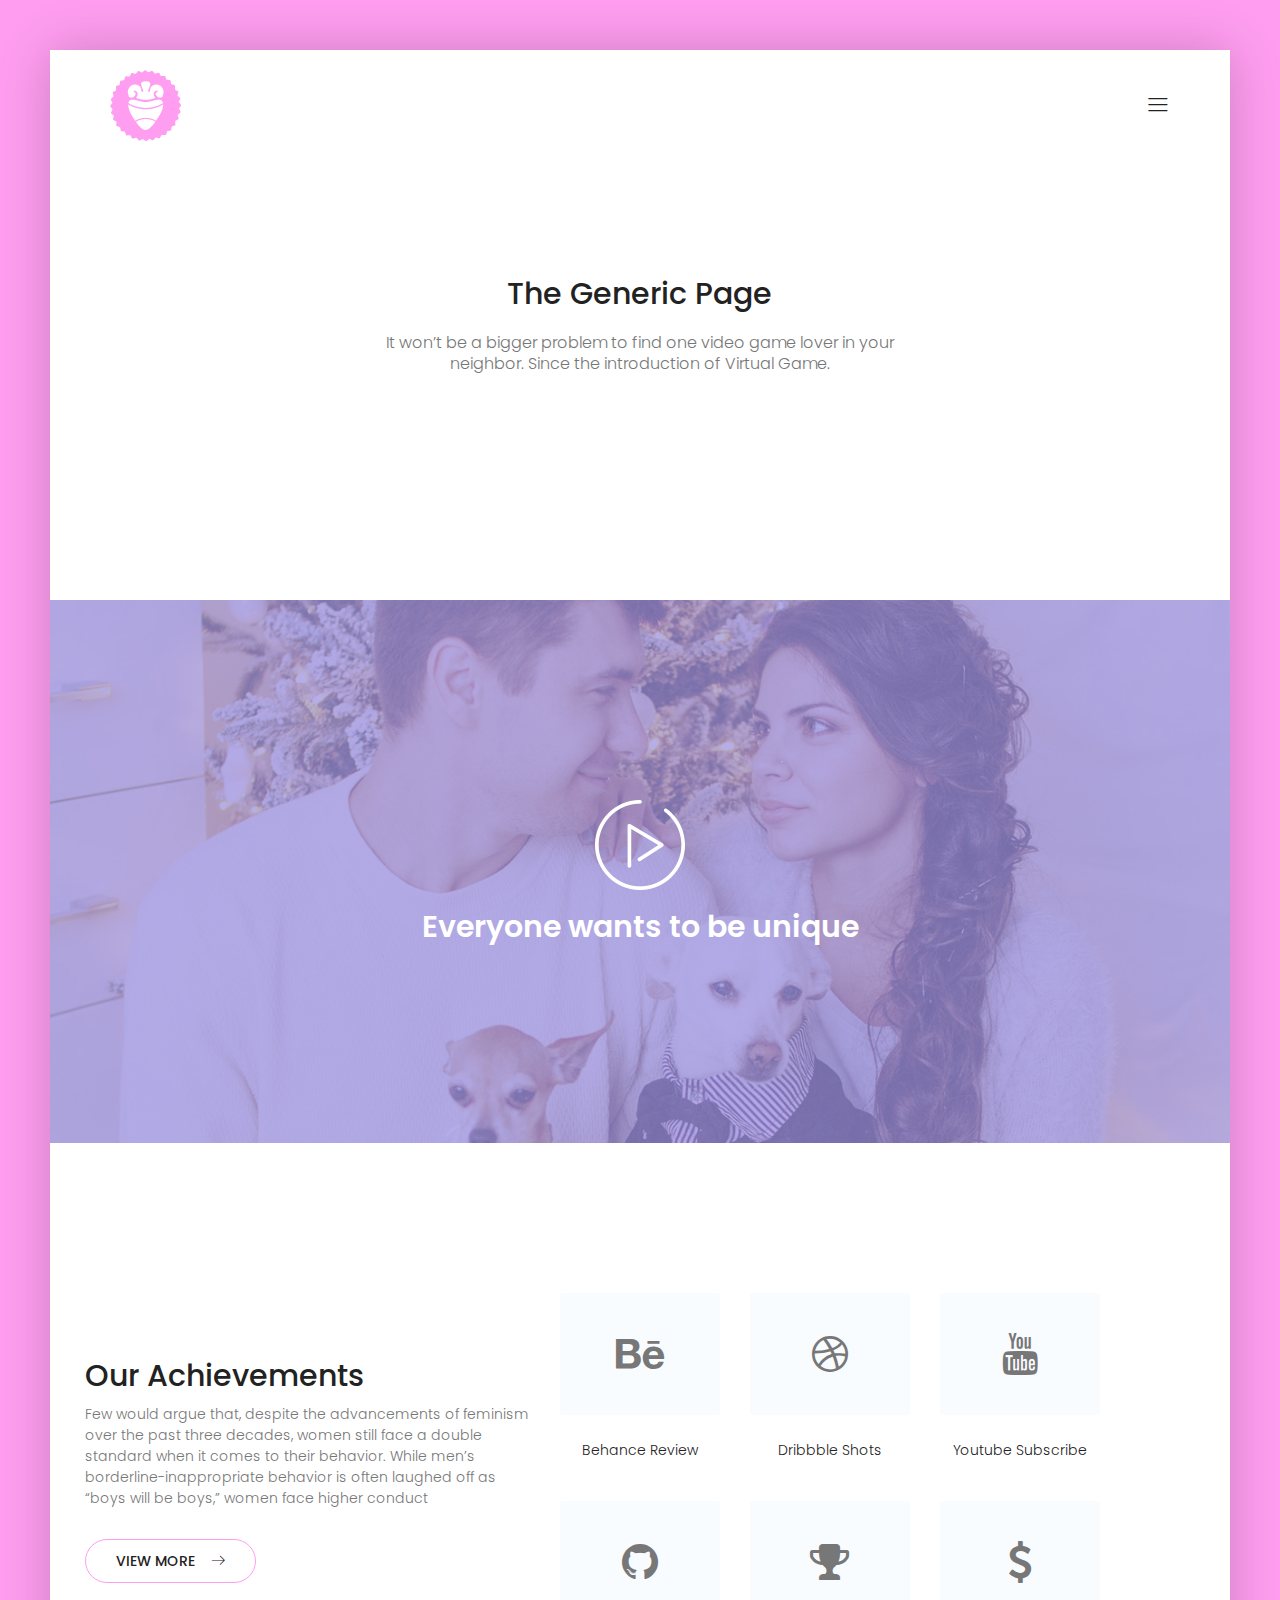
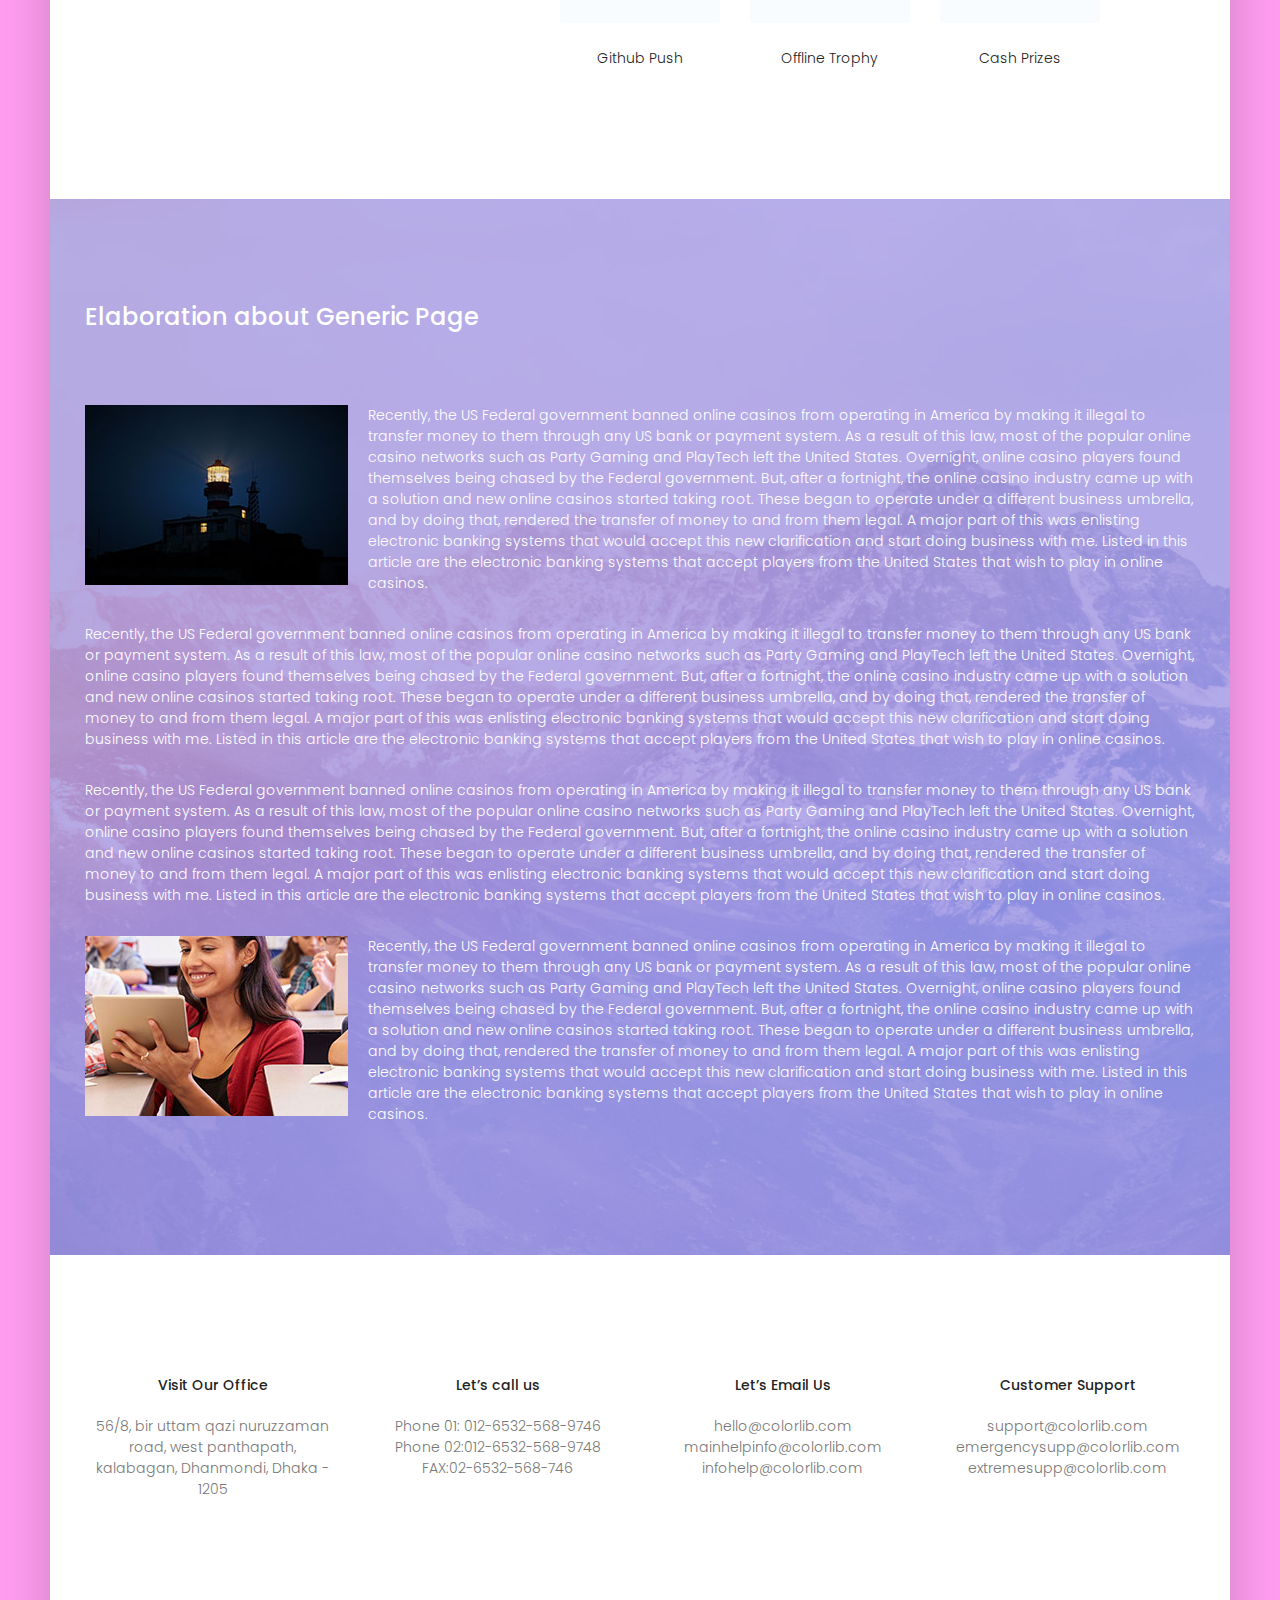
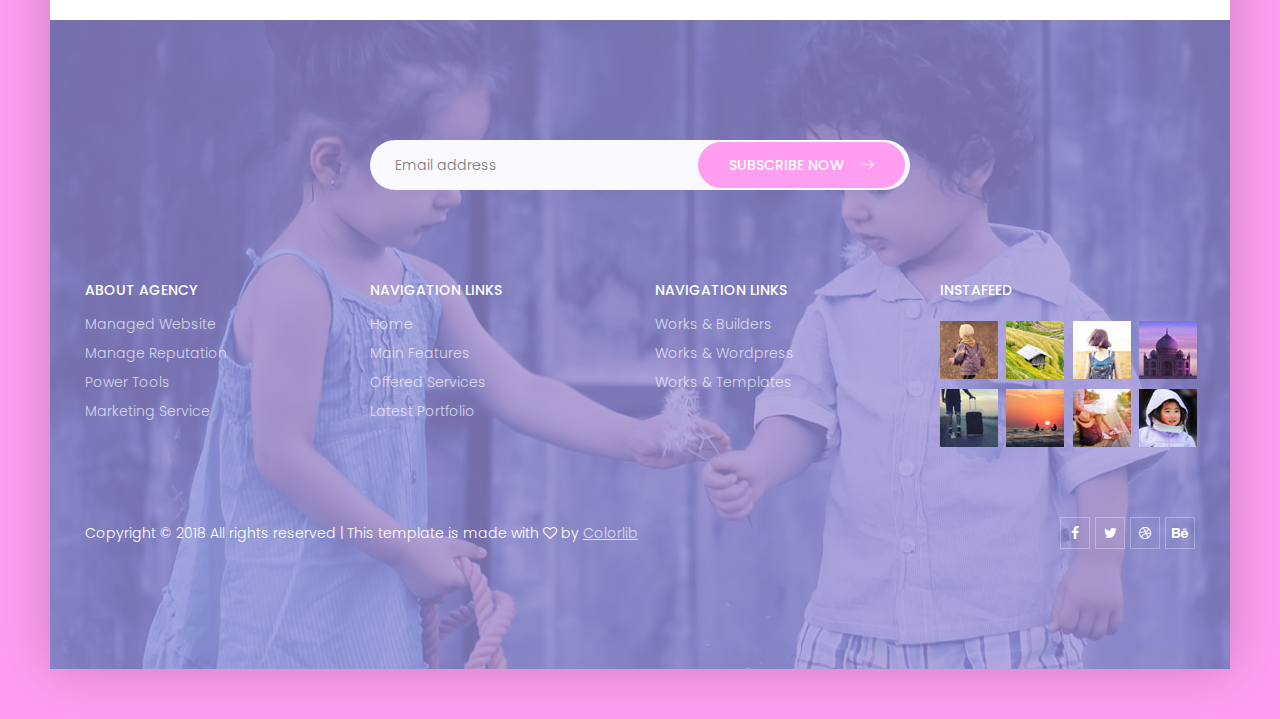
<file: generic.html>
<!DOCTYPE html>
<html lang="zxx" class="no-js">
<head>
	<!-- Mobile Specific Meta -->
	<meta name="viewport" content="width=device-width, initial-scale=1, shrink-to-fit=no">
	<!-- Favicon-->
	<link rel="shortcut icon" href="img/fav.png">
	<!-- Author Meta -->
	<meta name="author" content="CodePixar">
	<!-- Meta Description -->
	<meta name="description" content="">
	<!-- Meta Keyword -->
	<meta name="keywords" content="">
	<!-- meta character set -->
	<meta charset="UTF-8">
	<!-- Site Title -->
	<title>Dup</title>

	<link href="https://fonts.googleapis.com/css?family=Poppins:100,300,500" rel="stylesheet">
		<!--
		CSS
		============================================= -->
		<link rel="stylesheet" href="css/linearicons.css">
		<link rel="stylesheet" href="css/owl.carousel.css">
		<link rel="stylesheet" href="css/font-awesome.min.css">
		<link rel="stylesheet" href="css/nice-select.css">
		<link rel="stylesheet" href="css/magnific-popup.css">
		<link rel="stylesheet" href="css/bootstrap.css">
		<link rel="stylesheet" href="css/main.css">
	</head>
	<body class="dup-body">
		<div class="dup-body-wrap">
			<!-- Start Header Area -->
			<header class="default-header">
				<div class="header-wrap">
					<div class="header-top d-flex justify-content-between align-items-center">
						<div class="logo">
							<a href="index.html"><img src="img/logo.png" alt=""></a>
						</div>
						<div class="main-menubar d-flex align-items-center">
							<nav class="hide">
								<a href="index.html">Home</a>
								<a href="generic.html">Generic</a>
								<a href="elements.html">Elements</a>
							</nav>
							<div class="menu-bar"><span class="lnr lnr-menu"></span></div>
						</div>
					</div>
				</div>
			</header>
		<!-- End Header Area -->
		<!-- Start Banner Area -->
		<section class="generic-banner relative">
			<div class="container">
				<div class="row height align-items-center justify-content-center">
					<div class="col-lg-10">
						<div class="banner-content text-center">
							<h2>The Generic Page</h2>
							<p>It won’t be a bigger problem to find one video game lover in your <br> neighbor. Since the introduction of Virtual Game.</p>
						</div>
					</div>
				</div>
			</div>
		</section>
		<!-- End Banner Area -->
		<!-- Start Video Area -->
		<section class="video-area">
			<div class="overlay overlay-bg"></div>
			<div class="container">
				<div class="video-content">
					<a href="http://www.youtube.com/watch?v=0O2aH4XLbto" class="play-btn"><img src="img/play-btn.png" alt=""></a>
					<h3 class="h2 text-white">Everyone wants to be unique</h3>
				</div>
			</div>
		</section>
		<!-- End Video Area -->
		<!-- Start Achivement Area -->
		<section class="section-gap achivement-area">
			<div class="container">
				<div class="row align-items-center">
					<div class="col-lg-5">
						<div class="achivement-content">
							<h2>Our Achievements</h2>
							<p class="mb-30">Few would argue that, despite the advancements of feminism over the past three decades, women still face a double standard when it comes to their behavior. While men’s borderline-inappropriate behavior is often laughed off as “boys will be boys,” women face higher conduct </p>
							<a href="#" class="primary-btn">View More<span class="lnr lnr-arrow-right"></span></a>
						</div>
					</div>
					<div class="col-lg-6">
						<div class="total-achivement">
							<div class="row">
								<div class="col-md-4 col-sm-6">
									<div class="single-achivement">
										<a href="#" class="achivement-link">
											<i class="fa fa-behance"></i>
										</a>
										<h6><a href="#">Behance Review</a></h6>
									</div>
								</div>
								<div class="col-md-4 col-sm-6">
									<div class="single-achivement">
										<a href="#" class="achivement-link">
											<i class="fa fa-dribbble"></i>
										</a>
										<h6><a href="#">Dribbble Shots</a></h6>
									</div>
								</div>
								<div class="col-md-4 col-sm-6">
									<div class="single-achivement">
										<a href="#" class="achivement-link">
											<i class="fa fa-youtube"></i>
										</a>
										<h6><a href="#">Youtube Subscribe</a></h6>
									</div>
								</div>
								<div class="col-md-4 col-sm-6">
									<div class="single-achivement">
										<a href="#" class="achivement-link">
											<i class="fa fa-github"></i>
										</a>
										<h6><a href="#">Github Push</a></h6>
									</div>
								</div>
								<div class="col-md-4 col-sm-6">
									<div class="single-achivement">
										<a href="#" class="achivement-link">
											<i class="fa fa-trophy"></i>
										</a>
										<h6><a href="#">Offline Trophy</a></h6>
									</div>
								</div>
								<div class="col-md-4 col-sm-6">
									<div class="single-achivement">
										<a href="#" class="achivement-link">
											<i class="fa fa-usd"></i>
										</a>
										<h6><a href="#">Cash Prizes</a></h6>
									</div>
								</div>
							</div>
						</div>
					</div>
				</div>
			</div>
		</section>
		<!-- End Achivement Area -->
		<!-- About Generic Start -->
		<section class="about-generic-area">
			<div class="overlay overlay-bg"></div>
			<div class="container border-top-generic">
				<h3 class="about-title mb-70 text-white">Elaboration about Generic Page</h3>
				<div class="row">
					<div class="col-md-12">
						<div class="img-text">
							<img src="img/a.jpg" alt="" class="img-fluid float-left mr-20 mb-20">
							<p class="text-white">Recently, the US Federal government banned online casinos from operating in America by making it illegal to transfer money to them through any US bank or payment system. As a result of this law, most of the popular online casino networks such as Party Gaming and PlayTech left the United States. Overnight, online casino players found themselves being chased by the Federal government. But, after a fortnight, the online casino industry came up with a solution and new online casinos started taking root. These began to operate under a different business umbrella, and by doing that, rendered the transfer of money to and from them legal. A major part of this was enlisting electronic banking systems that would accept this new clarification and start doing business with me. Listed in this article are the electronic banking systems that accept players from the United States that wish to play in online casinos.</p>
						</div>
					</div>
					<div class="col-lg-12">
						<p class="text-white">Recently, the US Federal government banned online casinos from operating in America by making it illegal to transfer money to them through any US bank or payment system. As a result of this law, most of the popular online casino networks such as Party Gaming and PlayTech left the United States. Overnight, online casino players found themselves being chased by the Federal government. But, after a fortnight, the online casino industry came up with a solution and new online casinos started taking root. These began to operate under a different business umbrella, and by doing that, rendered the transfer of money to and from them legal. A major part of this was enlisting electronic banking systems that would accept this new clarification and start doing business with me. Listed in this article are the electronic banking systems that accept players from the United States that wish to play in online casinos.</p>
					</div>
					<div class="col-lg-12">
						<p class="text-white">Recently, the US Federal government banned online casinos from operating in America by making it illegal to transfer money to them through any US bank or payment system. As a result of this law, most of the popular online casino networks such as Party Gaming and PlayTech left the United States. Overnight, online casino players found themselves being chased by the Federal government. But, after a fortnight, the online casino industry came up with a solution and new online casinos started taking root. These began to operate under a different business umbrella, and by doing that, rendered the transfer of money to and from them legal. A major part of this was enlisting electronic banking systems that would accept this new clarification and start doing business with me. Listed in this article are the electronic banking systems that accept players from the United States that wish to play in online casinos.</p>
					</div>
					<div class="col-md-12">
						<div class="img-text">
							<img src="img/a2.jpg" alt="" class="img-fluid float-left mr-20 mb-20">
							<p class="text-white">Recently, the US Federal government banned online casinos from operating in America by making it illegal to transfer money to them through any US bank or payment system. As a result of this law, most of the popular online casino networks such as Party Gaming and PlayTech left the United States. Overnight, online casino players found themselves being chased by the Federal government. But, after a fortnight, the online casino industry came up with a solution and new online casinos started taking root. These began to operate under a different business umbrella, and by doing that, rendered the transfer of money to and from them legal. A major part of this was enlisting electronic banking systems that would accept this new clarification and start doing business with me. Listed in this article are the electronic banking systems that accept players from the United States that wish to play in online casinos.</p>
						</div>
					</div>
				</div>
			</div>
		</section>
		<!-- End Generic Start -->

		<!-- Start Contact Area -->
		<section class="contact-area">
			<div class="container">
				<div class="row">
					<div class="col-lg-3 col-md-6">
						<div class="single-address text-center">
							<h6>Visit Our Office</h6>
							<p>56/8, bir uttam qazi nuruzzaman road, west panthapath, kalabagan, Dhanmondi, Dhaka - 1205</p>
						</div>
					</div>
					<div class="col-lg-3 col-md-6">
						<div class="single-address text-center">
							<h6>Let’s call us</h6>
							<p>Phone 01: <a href="tel:023545">012-6532-568-9746</a> <br> Phone 02:<a href="tel:023545">012-6532-568-9748</a> <br>FAX:<a href="tel:023545">02-6532-568-746</a></p>
						</div>
					</div>
					<div class="col-lg-3 col-md-6">
						<div class="single-address text-center">
							<h6>Let’s Email Us</h6>
							<p><a href="mailto:demo@gmail.com">hello@colorlib.com</a> <br>
								<a href="mailto:demo@gmail.com">mainhelpinfo@colorlib.com</a> <br>
								<a href="mailto:demo@gmail.com">infohelp@colorlib.com</a></p>
						</div>
					</div>
					<div class="col-lg-3 col-md-6">
						<div class="single-address text-center">
							<h6>Customer Support</h6>
							<p><a href="mailto:demo@gmail.com">support@colorlib.com</a> <br>
								<a href="mailto:demo@gmail.com">emergencysupp@colorlib.com</a> <br>
								<a href="mailto:demo@gmail.com">extremesupp@colorlib.com</a></p>
						</div>
					</div>
				</div>
			</div>
		</section>
		<!-- End Contact Area -->

		<!-- Start Subscription Area -->

		<!-- End Subscription Area -->

		<!-- Strat Footer Area -->
		<footer class="section-gap footer-widget-area">
			<div class="overlay overlay-bg"></div>
			<div class="container">
				<div class="subscription-area">
					<div class="row justify-content-center">
						<div class="col-lg-6">
							<div id="mc_embed_signup">
								<form target="_blank" novalidate action="https://spondonit.us12.list-manage.com/subscribe/post?u=1462626880ade1ac87bd9c93a&id=92a4423d01" method="get" class="subscription relative">
									<input type="email" name="EMAIL" placeholder="Email address" onfocus="this.placeholder = ''" onblur="this.placeholder = 'Email address'" required>
									<div style="position: absolute; left: -5000px;">
										<input type="text" name="b_36c4fd991d266f23781ded980_aefe40901a" tabindex="-1" value="">
									</div>
									<button class="primary-btn">Subscribe now<span class="lnr lnr-arrow-right"></span></button>
									<div class="info"></div>
								</form>
							</div>
						</div>
					</div>
				</div>
				<div class="row">
					<div class="col-lg-3 col-sm-6">
						<div class="single-footer-widget">
							<h6 class="text-white text-uppercase mb-20">About Agency</h6>
							<ul class="footer-nav">
								<li><a href="#">Managed Website</a></li>
								<li><a href="#">Manage Reputation</a></li>
								<li><a href="#">Power Tools</a></li>
								<li><a href="#">Marketing Service</a></li>
							</ul>
						</div>
					</div>
					<div class="col-lg-3 col-sm-6">
						<div class="single-footer-widget">
							<h6 class="text-white text-uppercase mb-20">Navigation Links</h6>
							<ul class="footer-nav">
								<li><a href="#">Home</a></li>
								<li><a href="#">Main Features</a></li>
								<li><a href="#">Offered Services</a></li>
								<li><a href="#">Latest Portfolio</a></li>
							</ul>
						</div>
					</div>
					<div class="col-lg-3 col-sm-6">
						<div class="single-footer-widget">
							<h6 class="text-white text-uppercase mb-20">Navigation Links</h6>
							<ul class="footer-nav">
								<li><a href="#">Works & Builders</a></li>
								<li><a href="#">Works & Wordpress</a></li>
								<li><a href="#">Works & Templates</a></li>
							</ul>
						</div>
					</div>

					<div class="col-lg-3 col-sm-6">
						<div class="single-footer-widget">
							<h6 class="text-white text-uppercase mb-20">Instafeed</h6>
							<ul class="instafeed d-flex flex-wrap">
								<li><img src="img/i1.jpg" alt=""></li>
								<li><img src="img/i2.jpg" alt=""></li>
								<li><img src="img/i3.jpg" alt=""></li>
								<li><img src="img/i4.jpg" alt=""></li>
								<li><img src="img/i5.jpg" alt=""></li>
								<li><img src="img/i6.jpg" alt=""></li>
								<li><img src="img/i7.jpg" alt=""></li>
								<li><img src="img/i8.jpg" alt=""></li>
							</ul>
						</div>
					</div>
				</div>
				<div class="footer-bottom d-flex justify-content-between align-items-center flex-wrap">
					<p class="footer-text m-0">Copyright &copy; 2018 All rights reserved   |   This template is made with <i class="fa fa-heart-o" aria-hidden="true"></i> by <a href="https://colorlib.com/">Colorlib</a></p>
					<div class="footer-social d-flex align-items-center">
						<a href="#"><i class="fa fa-facebook"></i></a>
						<a href="#"><i class="fa fa-twitter"></i></a>
						<a href="#"><i class="fa fa-dribbble"></i></a>
						<a href="#"><i class="fa fa-behance"></i></a>
					</div>
				</div>
			</div>
		</footer>
		<!-- End Footer Area -->
		</div>

		<script src="js/vendor/jquery-2.2.4.min.js"></script>
		<script src="https://cdnjs.cloudflare.com/ajax/libs/popper.js/1.11.0/umd/popper.min.js" integrity="sha384-b/U6ypiBEHpOf/4+1nzFpr53nxSS+GLCkfwBdFNTxtclqqenISfwAzpKaMNFNmj4" crossorigin="anonymous"></script>
		<script src="js/vendor/bootstrap.min.js"></script>
		<script src="js/jquery.ajaxchimp.min.js"></script>
		<script src="js/owl.carousel.min.js"></script>
		<script src="js/jquery.nice-select.min.js"></script>
		<script src="js/jquery.magnific-popup.min.js"></script>
		<script src="js/main.js"></script>
	</body>
</html>
</file>
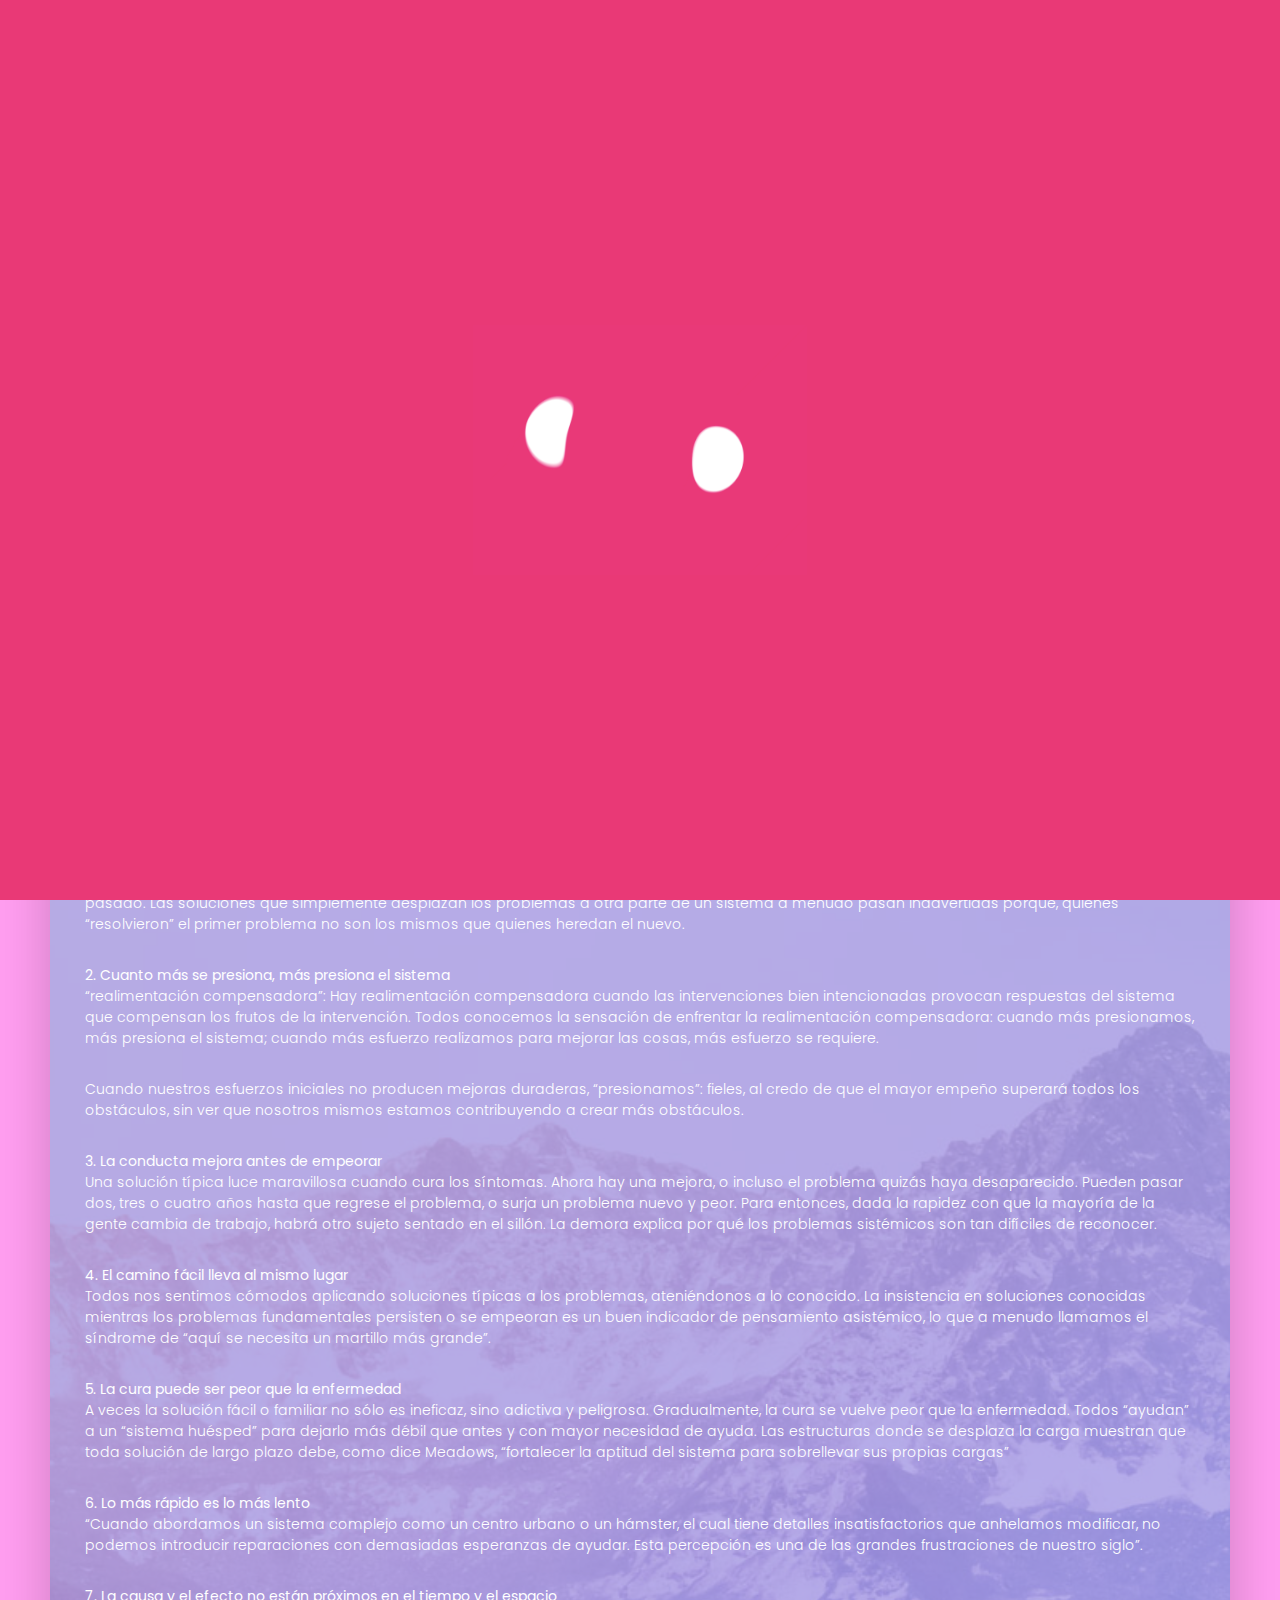
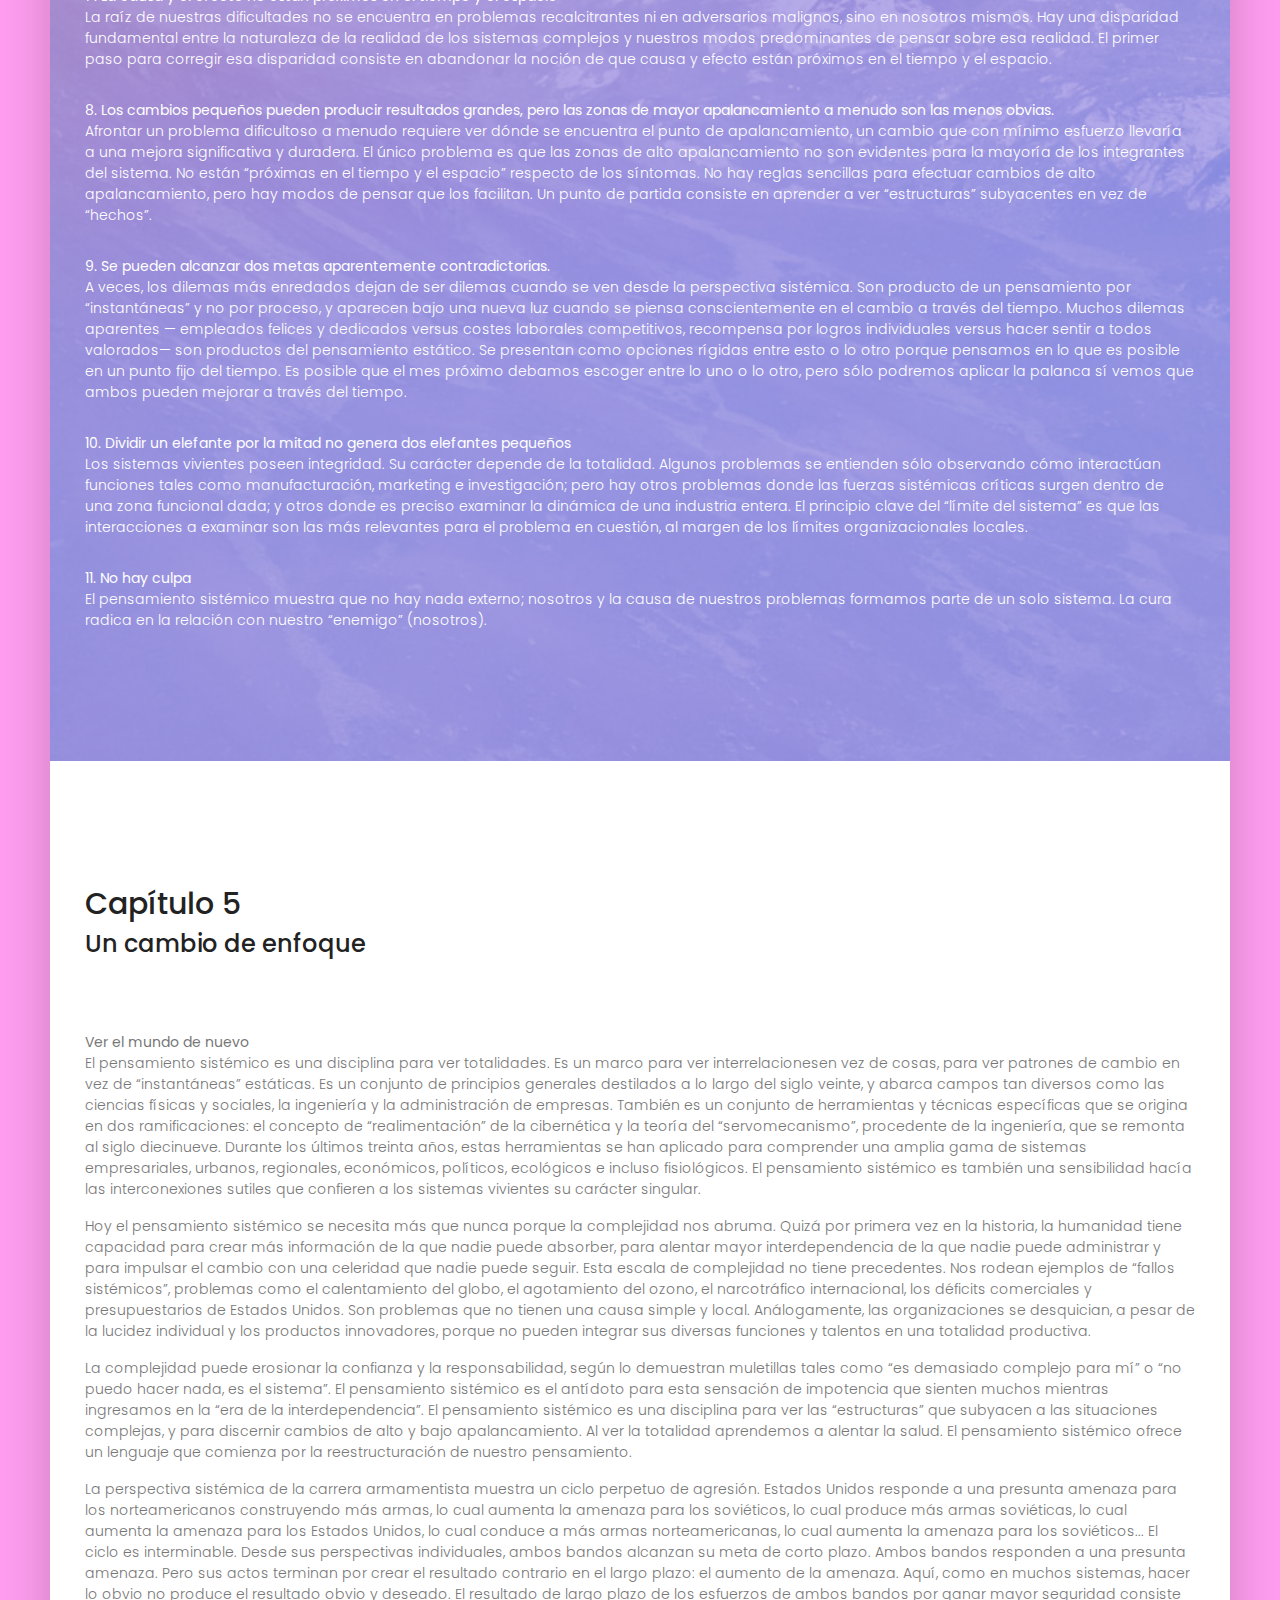
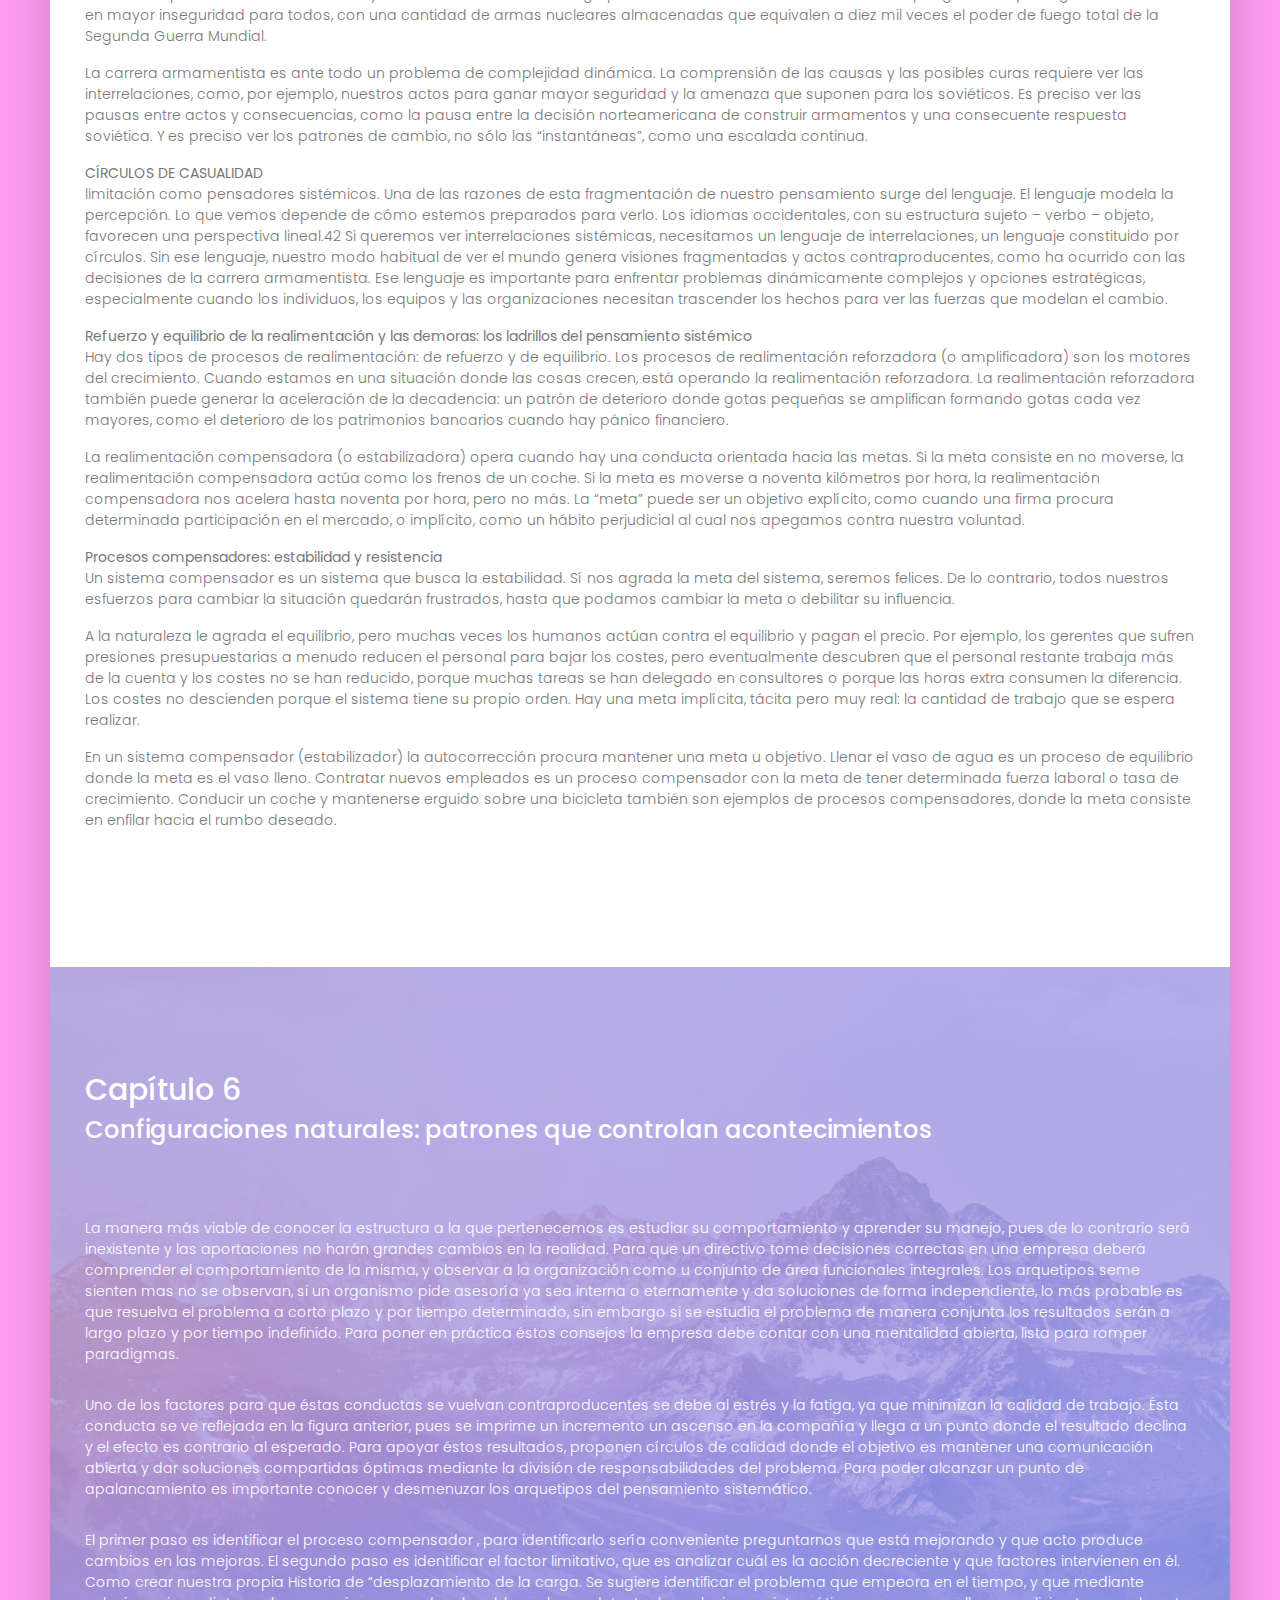
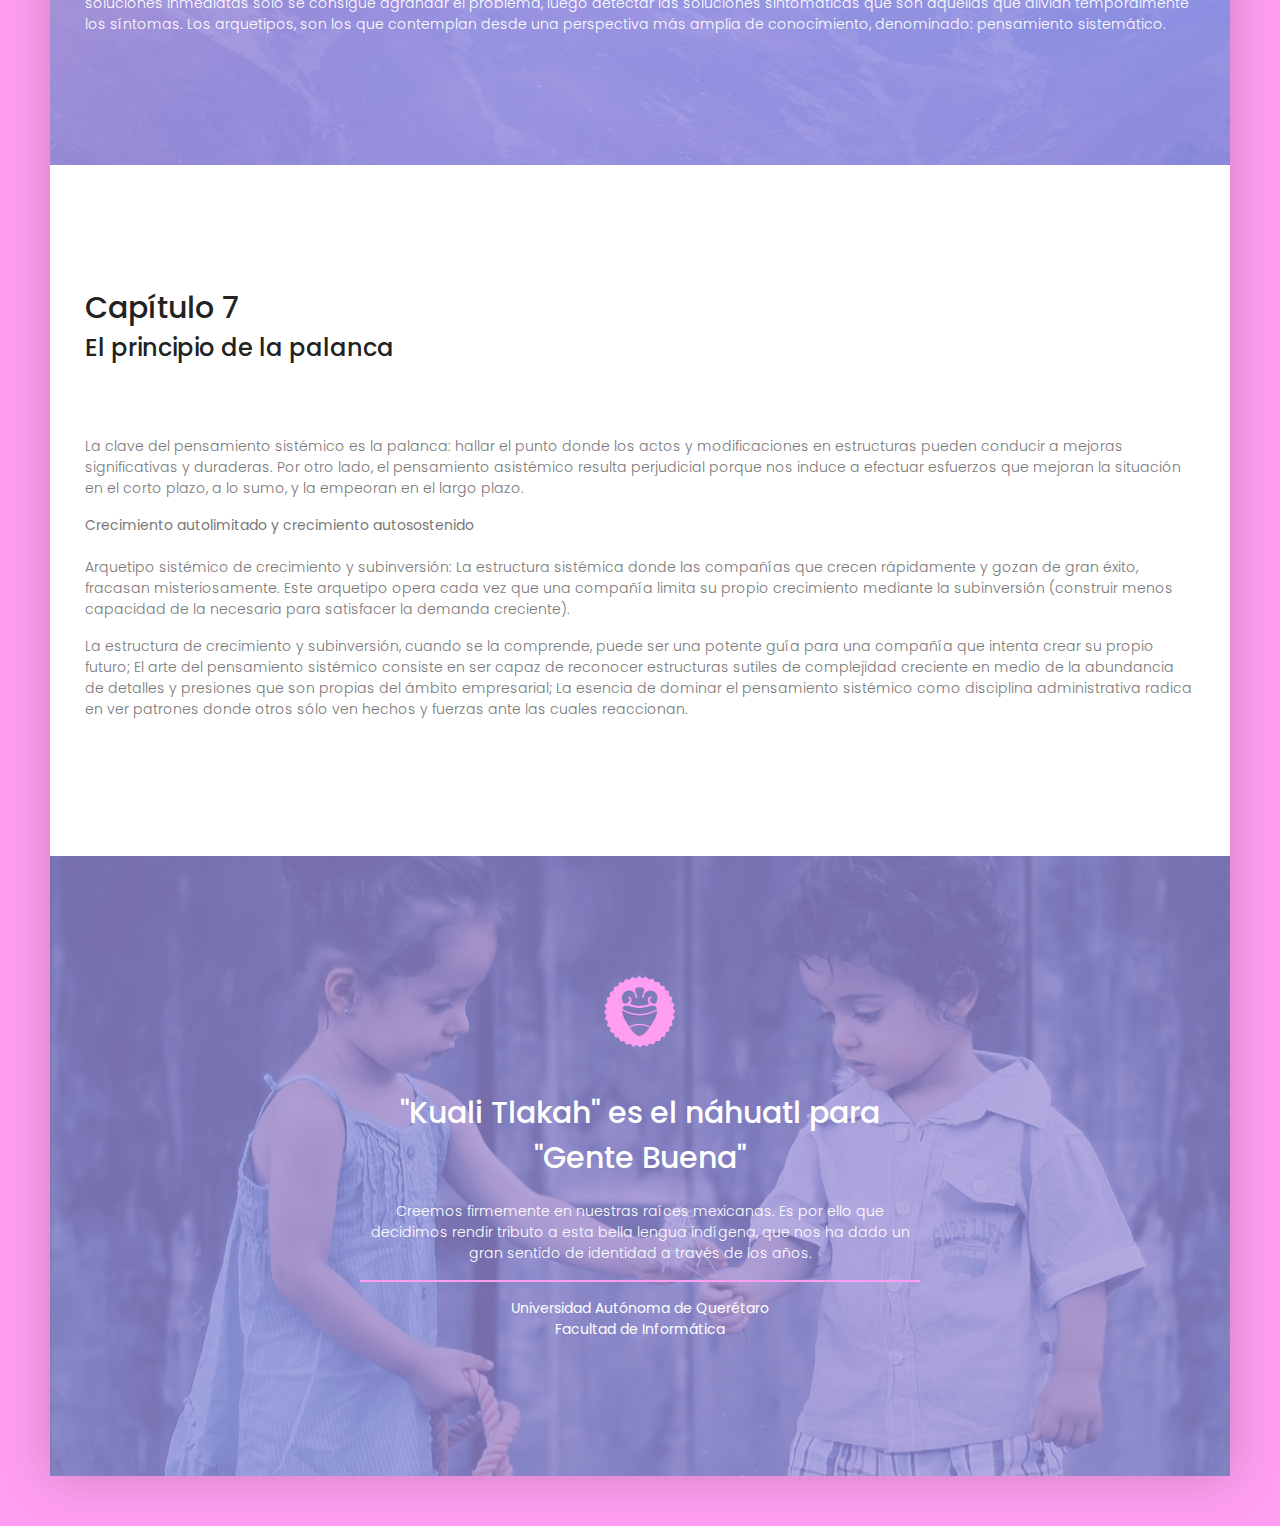
<file: the_fifth_discipline.html>
<!DOCTYPE html>
<html lang="zxx" class="no-js">
<head>
	<!-- Mobile Specific Meta -->
	<meta name="viewport" content="width=device-width, initial-scale=1, shrink-to-fit=no">
	<!-- Favicon-->
	<link rel="icon" type="image/png" href="img/Yolotl-02.png" />
	<!-- Author Meta -->
	<meta name="author" content="CodePixar">
	<!-- Meta Description -->
	<meta name="description" content="">
	<!-- Meta Keyword -->
	<meta name="keywords" content="">
	<!-- meta character set -->
	<meta charset="UTF-8">
	<!-- Site Title -->
	<html lang="es">
	<title>Kuali Tlakah - La Quinta Disciplina</title>

	<link href="https://fonts.googleapis.com/css?family=Poppins:100,300,500" rel="stylesheet">
		<!--
		CSS
		============================================= -->
		<link rel="stylesheet" href="css/linearicons.css">
		<link rel="stylesheet" href="css/owl.carousel.css">
		<link rel="stylesheet" href="css/font-awesome.min.css">
		<link rel="stylesheet" href="css/nice-select.css">
		<link rel="stylesheet" href="css/magnific-popup.css">
		<link rel="stylesheet" href="css/bootstrap.css">
		<link rel="stylesheet" href="css/main.css">
	</head>
	<body class="dup-body">
		<div id="loading_screen" onclick="preload_screen()">
			<img src="img/loading_01.gif">
		</div>
		<div class="dup-body-wrap">
			<!-- Start Header Area -->
			<header class="default-header">
				<div class="header-wrap">
					<div class="header-top d-flex justify-content-between align-items-center">
						<div class="logo">
							<a href="index.html"><img src="img/logo.png" alt=""></a>
						</div>
						<div class="main-menubar d-flex align-items-center">
							<nav class="hide">
								<a href="#chapter_4">Capítulo 4</a>
								<a href="#chapter_5">Capítulo 5</a>
								<a href="#chapter_6">Capítulo 6</a>
								<a href="#chapter_7">Capítulo 7</a>
								<a href="index.html">Regresar</a>
							</nav>
							<div class="menu-bar"><span class="lnr lnr-menu"></span></div>
						</div>
					</div>
				</div>
			</header>
		<!-- End Header Area -->
		<!-- Start Banner Area -->
		<section class="generic-banner relative">
			<div class="container">
				<div class="row height align-items-center justify-content-center">
					<div class="col-lg-10">
						<div class="banner-content text-center">
							<h2>La Quinta Disciplina</h2>

							<p>Las organizaciones que utilizan prácticas colectivas de aprendizaje – como centro de competencia - están bien preparadas para prosperar en el futuro, porque serán capaces de desarrollar cualquier habilidad que se requiera para triunfar. En otras palabras, la capacidad de ganancia futura de cualquier organización está directa y proporcionalmente relacionada con su habilidad y capacidad para aprender cosas nuevas.</p>

							<p>De este modo, las organizaciones que prosperarán en el futuro serán “organizaciones inteligentes”, organizaciones que explotarán la experiencia colectiva, talentos y capacidades de cada persona para aprender a cómo triunfar en conjunto.</p>

							<p>El aprendizaje se convertirá en una forma de vida y en un proceso continuo, en vez de una parte específica de la carrera de una persona. Para las corporaciones, el aprendizaje es vital para su éxito futuro.</p>
						</div>
					</div>
				</div>
			</div>
		</section>
		<!-- End Banner Area -->
		<!-- Start Video Area -->
		<section class="about-generic-area" id="chapter_4">
			<div class="overlay overlay-bg"></div>
			<div class="container border-top-generic">
				<h2 class="text-white">Capítulo 4</h2>
				<h3 class="about-title mb-70 text-white">Las leyes de a Quinta Disciplina</h3>
				<div class="row">
					<div class="col-lg-12">
						<strong class="text-white">1. Los problemas de hoy derivan de las "soluciones" de ayer</strong>
                    	<p class="text-white">A  menudo  nos  desconcierta  la  causa  de  nuestros  problemas,  cuando  sólo  necesitamos examinar nuestras propias soluciones a otros problemas en el pasado. Las soluciones que simplemente desplazan los problemas a otra parte de un sistema a menudo pasan inadvertidas porque, quienes “resolvieron” el primer problema no son los mismos que quienes heredan el nuevo.</p>
						
						<strong class="text-white">2. Cuanto más se presiona, más presiona el sistema</strong>
						<p class="text-white">“realimentación compensadora”: Hay realimentación  compensadora  cuando  las  intervenciones bien  intencionadas  provocan respuestas  del  sistema  que  compensan  los  frutos  de  la intervención.  Todos  conocemos  la  sensación  de enfrentar la  realimentación  compensadora: cuando  más  presionamos,  más  presiona  el  sistema;  cuando  más esfuerzo realizamos para mejorar las cosas, más esfuerzo se requiere.</p>
						<p class="text-white">Cuando  nuestros esfuerzos  iniciales  no  producen  mejoras  duraderas,  “presionamos”: fieles, al  credo  de  que  el mayor empeño superará todos los obstáculos, sin ver que nosotros mismos estamos contribuyendo a crear más obstáculos.</p>
						
						<strong class="text-white">3. La conducta mejora antes de empeorar</strong>
						<p class="text-white">Una  solución  típica  luce  maravillosa  cuando  cura  los síntomas. Ahora hay una mejora, o incluso el problema quizás haya desaparecido. Pueden pasar dos, tres o cuatro años hasta que regrese el problema, o surja un problema nuevo y peor. Para entonces, dada la rapidez con que la mayoría de la gente cambia de trabajo, habrá otro sujeto sentado en el sillón. La demora explica por qué los problemas sistémicos son tan difíciles de reconocer.</p>
						
						<strong class="text-white">4. El camino fácil lleva al mismo lugar</strong>
						<p class="text-white">Todos  nos  sentimos  cómodos  aplicando  soluciones  típicas  a  los  problemas,  ateniéndonos a  lo conocido. La insistencia en soluciones conocidas mientras los problemas fundamentales persisten o se empeoran es un buen indicador de pensamiento asistémico, lo que a menudo llamamos el síndrome de “aquí se necesita un martillo más grande”.</p>
					
						<strong class="text-white">5. La cura puede ser peor que la enfermedad</strong>
						<p class="text-white">A veces la solución fácil o familiar no sólo es ineficaz, sino adictiva y peligrosa. Gradualmente, la cura se vuelve peor que la enfermedad. Todos “ayudan” a un “sistema huésped” para dejarlo más débil que antes y con mayor necesidad de ayuda. Las  estructuras  donde  se  desplaza  la  carga  muestran  que  toda  solución  de  largo  plazo  debe,  como dice  Meadows, “fortalecer la aptitud del sistema para sobrellevar sus propias cargas”</p>
					
						<strong class="text-white">6. Lo más rápido es lo más lento</strong>
						<p class="text-white">“Cuando abordamos un sistema complejo como un centro urbano o un hámster, el cual tiene detalles insatisfactorios que anhelamos modificar, no podemos introducir reparaciones con demasiadas esperanzas de ayudar. Esta percepción es una de las grandes frustraciones de nuestro siglo”.</p>

						<strong class="text-white">7. La causa y el efecto no están próximos en el tiempo y el espacio</strong>
						<p class="text-white">La raíz de nuestras dificultades no se encuentra en problemas recalcitrantes ni en adversarios malignos, sino en nosotros mismos. Hay una disparidad fundamental entre la naturaleza de la realidad de los sistemas complejos y  nuestros modos predominantes de pensar sobre esa realidad. El primer paso para corregir esa  disparidad consiste en abandonar la noción de que causa y efecto están próximos en el tiempo y el espacio.</p>

						<strong class="text-white">8. Los cambios pequeños pueden producir resultados grandes, pero las zonas de mayor apalancamiento a menudo son las menos obvias. </strong>
						<p class="text-white">Afrontar   un   problema   dificultoso   a   menudo   requiere   ver   dónde   se   encuentra el   punto   de apalancamiento, un cambio que con mínimo esfuerzo llevaría a una mejora significativa y duradera. El único problema es que las zonas de alto apalancamiento no son evidentes para la mayoría de los integrantes del sistema. No están “próximas en el tiempo y el espacio” respecto de los síntomas. No hay reglas sencillas para efectuar cambios de alto apalancamiento, pero hay modos de pensar que los facilitan. Un punto de partida consiste en aprender a ver “estructuras” subyacentes en vez de “hechos”.</p>
					
						<strong class="text-white">9. Se pueden alcanzar dos metas aparentemente contradictorias.</strong>
						<p class="text-white">A  veces,  los  dilemas  más  enredados  dejan  de  ser  dilemas  cuando  se  ven  desde  la perspectiva sistémica. Son producto de un pensamiento por “instantáneas” y no por proceso, y aparecen bajo una nueva luz cuando se piensa conscientemente en el cambio a través del tiempo. Muchos  dilemas  aparentes  —  empleados  felices  y  dedicados versus  costes  laborales competitivos,  recompensa  por  logros  individuales   versus  hacer  sentir  a  todos valorados— son productos del pensamiento estático. Se presentan como opciones rígidas entre esto o lo otro porque pensamos en lo que es posible en un punto fijo del tiempo. Es posible que el mes próximo debamos escoger entre lo uno o lo otro, pero sólo podremos aplicar la palanca sí vemos que ambos pueden mejorar a través del tiempo.</p>
					
						<strong class="text-white">10. Dividir un elefante por la mitad no genera dos elefantes pequeños</strong>
						<p class="text-white">Los sistemas vivientes poseen integridad. Su carácter depende de la totalidad.  Algunos  problemas  se  entienden  sólo  observando  cómo  interactúan funciones tales como manufacturación, marketing e investigación; pero hay otros problemas donde las fuerzas sistémicas críticas surgen dentro de una zona funcional dada; y otros donde es preciso examinar la dinámica de una industria entera. El principio clave del “límite del sistema” es que las interacciones a examinar son las más relevantes para el problema en cuestión, al margen de los límites organizacionales locales.</p>
					
						<strong class="text-white">11. No hay culpa</strong>
						<p class="text-white">El pensamiento sistémico muestra que no hay nada externo; nosotros y la causa de nuestros problemas formamos parte de un solo sistema. La cura radica en la relación con nuestro “enemigo” (nosotros).</p>
					</div>
				</div>
			</div>
		</section>
		<!-- End Video Area -->
		<!-- Start Achivement Area -->
		<section class="section-gap achivement-area" id="chapter_5">
			<div class="overlay overlay-bg"></div>
			<div class="container border-top-generic">
				<h2>Capítulo 5</h2>
				<h3 class="about-title mb-70">Un cambio de enfoque</h3>
				<div class="row">
					<div class="col-lg-12">
						<strong>Ver el mundo de nuevo</strong>
						<p>El pensamiento sistémico es una disciplina para ver totalidades. Es un marco para ver interrelacionesen vez de cosas, para ver patrones de cambio en vez de “instantáneas” estáticas. Es un conjunto de principios generales destilados a lo largo del siglo veinte, y abarca campos tan diversos como las ciencias físicas y sociales, la ingeniería y la administración de empresas. También es un conjunto de herramientas y técnicas específicas que se origina en dos ramificaciones: el concepto de “realimentación” de la cibernética y la teoría del “servomecanismo”, procedente de la ingeniería, que se remonta al siglo diecinueve. Durante los últimos treinta años, estas herramientas se han aplicado para comprender una amplia gama de sistemas empresariales, urbanos, regionales, económicos, políticos, ecológicos e incluso fisiológicos. El pensamiento sistémico es también una sensibilidad hacía las interconexiones sutiles que confieren a los sistemas vivientes su carácter singular.</p>

						<p>Hoy el pensamiento sistémico se necesita más que nunca porque la complejidad nos abruma. Quizá por primera vez en la historia, la humanidad tiene capacidad para crear más información de la que nadie puede absorber, para alentar mayor interdependencia de la que nadie puede administrar y para impulsar el cambio con una celeridad que nadie puede seguir. Esta escala de complejidad no tiene precedentes. Nos rodean ejemplos de “fallos sistémicos”, problemas como el calentamiento del globo, el agotamiento del ozono, el narcotráfico internacional, los déficits comerciales y presupuestarios de Estados Unidos. Son problemas que no tienen una causa simple y local. Análogamente, las organizaciones se desquician, a pesar de la lucidez individual y los productos innovadores, porque no pueden integrar sus diversas funciones y talentos en una totalidad productiva.</p>

						<p>La complejidad puede erosionar la confianza y la responsabilidad, según lo demuestran muletillas tales como “es demasiado complejo para mí” o “no puedo hacer nada, es el sistema”. El pensamiento sistémico es el antídoto para esta sensación de impotencia que sienten muchos mientras ingresamos en la “era de la interdependencia”. El pensamiento sistémico es una disciplina para ver las “estructuras” que subyacen a las situaciones complejas, y para discernir cambios de alto y bajo apalancamiento. Al ver la totalidad aprendemos a alentar la salud. El pensamiento sistémico ofrece un lenguaje que comienza por la reestructuración de nuestro pensamiento.</p>

						<p>La perspectiva sistémica de la carrera armamentista muestra un ciclo perpetuo de agresión. Estados Unidos responde a una presunta amenaza para los norteamericanos construyendo más armas, lo cual aumenta la amenaza para los soviéticos, lo cual produce más armas soviéticas, lo cual aumenta la amenaza para los Estados Unidos, lo cual conduce a más armas norteamericanas, lo cual aumenta la amenaza para los soviéticos... El ciclo es interminable. Desde sus perspectivas individuales, ambos bandos alcanzan su meta de corto plazo. Ambos bandos responden a una presunta amenaza. Pero sus actos terminan por crear el resultado contrario en el largo plazo: el aumento de la amenaza. Aquí, como en muchos sistemas, hacer lo obvio no produce el resultado obvio y deseado. El resultado de largo plazo de los esfuerzos de ambos bandos por ganar mayor seguridad consiste en mayor inseguridad para todos, con una cantidad de armas nucleares almacenadas que equivalen a diez mil veces el poder de fuego total de la Segunda Guerra Mundial.</p>

						<p>La carrera armamentista es ante todo un problema de complejidad dinámica. La comprensión de las causas y las posibles curas requiere ver las interrelaciones, como, por ejemplo, nuestros actos para ganar mayor seguridad y la amenaza que suponen para los soviéticos. Es preciso ver las pausas entre actos y consecuencias, como la pausa entre la decisión norteamericana de construir armamentos y una consecuente respuesta soviética. Y es preciso ver los patrones de cambio, no sólo las “instantáneas”, como una escalada continua.</p>

						<strong>CÍRCULOS DE CASUALIDAD</strong> <br>

						<p>limitación como pensadores sistémicos. Una de las razones de esta fragmentación de nuestro pensamiento surge del lenguaje. El lenguaje modela la percepción. Lo que vemos depende de cómo estemos preparados para verlo. Los idiomas occidentales, con su estructura sujeto – verbo – objeto, favorecen una perspectiva lineal.42 Si queremos ver interrelaciones sistémicas, necesitamos un lenguaje de interrelaciones, un lenguaje constituido por círculos. Sin ese lenguaje, nuestro modo habitual de ver el mundo genera visiones fragmentadas y actos contraproducentes, como ha ocurrido con las decisiones de la carrera armamentista. Ese lenguaje es importante para enfrentar problemas dinámicamente complejos y opciones estratégicas, especialmente cuando los individuos, los equipos y las organizaciones necesitan trascender los hechos para ver las fuerzas que modelan el cambio.</p>

						<strong>Refuerzo y equilibrio de la realimentación y las demoras: los ladrillos del pensamiento sistémico</strong>

						<p>Hay dos tipos de procesos de realimentación: de refuerzo y de equilibrio. Los procesos de realimentación reforzadora (o amplificadora) son los motores del crecimiento. Cuando estamos en una situación donde las cosas crecen, está operando la realimentación reforzadora. La realimentación reforzadora también puede generar la aceleración de la decadencia: un patrón de deterioro donde gotas pequeñas se amplifican formando gotas cada vez mayores, como el deterioro de los patrimonios bancarios cuando hay pánico financiero.</p>

						<p>La realimentación compensadora (o estabilizadora) opera cuando hay una conducta orientada hacia las metas. Si la meta consiste en no moverse, la realimentación compensadora actúa como los frenos de un coche. Si la meta es moverse a noventa kilómetros por hora, la realimentación compensadora nos acelera hasta noventa por hora, pero no más. La “meta” puede ser un objetivo explícito, como cuando una firma procura determinada participación en el mercado, o implícito, como un hábito perjudicial al cual nos apegamos contra nuestra voluntad.</p>

						<strong>Procesos compensadores: estabilidad y resistencia</strong>
						
						<p>Un sistema compensador es un sistema que busca la estabilidad. Sí nos agrada la meta del sistema, seremos felices. De lo contrario, todos nuestros esfuerzos para cambiar la situación quedarán frustrados, hasta que podamos cambiar la meta o debilitar su influencia.</p>

						<p>A la naturaleza le agrada el equilibrio, pero muchas veces los humanos actúan contra el equilibrio y pagan el precio. Por ejemplo, los gerentes que sufren presiones presupuestarias a menudo reducen el personal para bajar los costes, pero eventualmente descubren que el personal restante trabaja más de la cuenta y los costes no se han reducido, porque muchas tareas se han delegado en consultores o porque las horas extra consumen la diferencia. Los costes no descienden porque el sistema tiene su propio orden. Hay una meta implícita, tácita pero muy real: la cantidad de trabajo que se espera realizar.</p>

						<p>En un sistema compensador (estabilizador) la autocorrección procura mantener una meta u objetivo. Llenar el vaso de agua es un proceso de equilibrio donde la meta es el vaso lleno. Contratar nuevos empleados es un proceso compensador con la meta de tener determinada fuerza laboral o tasa de crecimiento. Conducir un coche y mantenerse erguido sobre una bicicleta también son ejemplos de procesos compensadores, donde la meta consiste en enfilar hacia el rumbo deseado. </p>
					</div>
				</div>
			</div>
		</section>
		<!-- End Achivement Area -->
		<!-- About Generic Start -->
		<section class="about-generic-area" id="chapter_6">
			<div class="overlay overlay-bg"></div>
			<div class="container border-top-generic">
				<h2 class="text-white">Capítulo 6</h2>
				<h3 class="about-title mb-70 text-white">Configuraciones naturales: patrones que controlan acontecimientos</h3>
				<div class="row">
					<div class="col-lg-12">
						<p class="text-white">La manera más viable de conocer la estructura a la que pertenecemos es estudiar su comportamiento y aprender su manejo, pues de lo contrario será inexistente y las aportaciones no harán grandes cambios en la realidad. Para que un directivo tome decisiones correctas en una empresa deberá comprender el comportamiento de la misma, y observar a la organización como u conjunto de área funcionales integrales. Los arquetipos seme sienten mas no se observan, si un organismo pide asesoría ya sea interna o eternamente y da soluciones de forma independiente, lo más probable es que resuelva el problema a corto plazo y por tiempo determinado, sin embargo si se estudia el problema de manera conjunta los resultados serán a largo plazo y por tiempo indefinido. Para poner en práctica éstos consejos la empresa debe contar con una mentalidad abierta, lista para romper paradigmas.</p>
						<p class="text-white">Uno de los factores para que éstas conductas se vuelvan contraproducentes se debe al estrés y la fatiga, ya que minimizan la calidad de trabajo. Ésta conducta se ve reflejada en la figura anterior, pues se imprime un incremento un ascenso en la compañía y llega a un punto donde el resultado declina y el efecto es contrario al esperado. Para apoyar éstos resultados, proponen círculos de calidad donde el objetivo es mantener una comunicación abierta y dar soluciones compartidas óptimas mediante la división de responsabilidades del problema. Para poder alcanzar un punto de apalancamiento es importante conocer y desmenuzar los arquetipos del pensamiento sistemático.</p>
						<p class="text-white">El primer paso es identificar el proceso compensador , para identificarlo sería conveniente preguntarnos que está mejorando y que acto produce cambios en las mejoras. El segundo paso es identificar el factor limitativo, que es analizar cuál es la acción decreciente y que factores intervienen en él. Como crear nuestra propia Historia de “desplazamiento de la carga. Se sugiere identificar el problema que empeora en el tiempo, y que mediante soluciones inmediatas solo se consigue agrandar el problema, luego detectar las soluciones sintomáticas que son aquellas que alivian temporalmente los síntomas. Los arquetipos, son los que contemplan desde una perspectiva más amplia de conocimiento, denominado: pensamiento sistemático.</p>
					</div>
				</div>
			</div>
		</section>
		<!-- End Generic Start -->
		<section class="section-gap achivement-area" id="chapter_7">
			<div class="overlay overlay-bg"></div>
			<div class="container border-top-generic">
				<h2>Capítulo 7</h2>
				<h3 class="about-title mb-70">El principio de la palanca</h3>
				<div class="row">
					<div class="col-lg-12">
						<p>La clave del pensamiento sistémico es la palanca: hallar el punto donde los actos y modificaciones en estructuras pueden conducir a mejoras significativas y duraderas. Por otro lado, el pensamiento asistémico resulta perjudicial porque nos induce a efectuar esfuerzos que mejoran la situación en el corto plazo, a lo sumo, y la empeoran en el largo plazo.</p>
                    	<strong>Crecimiento autolimitado y crecimiento autosostenido</strong>
                    	<br><br>
                    	<p>Arquetipo sistémico de crecimiento y subinversión: La estructura sistémica donde las compañías que crecen rápidamente y gozan de gran éxito, fracasan misteriosamente. Este arquetipo opera cada vez que una compañía limita su propio crecimiento mediante la subinversión (construir menos capacidad de la necesaria para satisfacer la demanda creciente).</p>
                    	<p>La estructura de crecimiento y subinversión, cuando se la comprende, puede ser una potente guía para una compañía que intenta crear su propio futuro; El arte del pensamiento sistémico consiste en ser capaz de reconocer estructuras sutiles de complejidad creciente en medio de la abundancia de detalles y presiones que son propias del ámbito empresarial; La esencia de dominar el pensamiento sistémico como disciplina administrativa radica en ver patrones donde otros sólo ven hechos y fuerzas ante las cuales reaccionan.</p>
					</div>
				</div>
			</div>
		</section>

		<!-- Start Contact Area -->
		<!-- <section class="contact-area">
			<div class="container">
				<div class="row">
					<div class="col-lg-3 col-md-6">
						<div class="single-address text-center">
							<h6>Visit Our Office</h6>
							<p>56/8, bir uttam qazi nuruzzaman road, west panthapath, kalabagan, Dhanmondi, Dhaka - 1205</p>
						</div>
					</div>
					<div class="col-lg-3 col-md-6">
						<div class="single-address text-center">
							<h6>Let’s call us</h6>
							<p>Phone 01: <a href="tel:023545">012-6532-568-9746</a> <br> Phone 02:<a href="tel:023545">012-6532-568-9748</a> <br>FAX:<a href="tel:023545">02-6532-568-746</a></p>
						</div>
					</div>
					<div class="col-lg-3 col-md-6">
						<div class="single-address text-center">
							<h6>Let’s Email Us</h6>
							<p><a href="mailto:demo@gmail.com">hello@colorlib.com</a> <br>
								<a href="mailto:demo@gmail.com">mainhelpinfo@colorlib.com</a> <br>
								<a href="mailto:demo@gmail.com">infohelp@colorlib.com</a></p>
						</div>
					</div>
					<div class="col-lg-3 col-md-6">
						<div class="single-address text-center">
							<h6>Customer Support</h6>
							<p><a href="mailto:demo@gmail.com">support@colorlib.com</a> <br>
								<a href="mailto:demo@gmail.com">emergencysupp@colorlib.com</a> <br>
								<a href="mailto:demo@gmail.com">extremesupp@colorlib.com</a></p>
						</div>
					</div>
				</div>
			</div>
		</section> -->
		<!-- End Contact Area -->

		<!-- Strat Footer Area -->
		<footer class="section-gap footer-widget-area">
			<div class="overlay overlay-bg"></div>
			<div class="container-fluid">
				<div class="row">
					<div class="col-xl-3 col-md-1"></div>
					<div class="col-xl-6 col-md-10  text-center" id="custom_footer">
						<div class="logo">
							<a href="index.html"><img src="img/logo.png" title="Kuali Tlakah"></a>
						</div>
						<br><br>
						<h2 class="text-white">"Kuali Tlakah" es el náhuatl para "Gente Buena"</h2>
						<br>
						<p class="text-white">Creemos firmemente en nuestras raíces mexicanas. Es por ello que decidimos rendir tributo a esta bella lengua indígena, que nos ha dado un gran sentido de identidad a través de los años.</p>
						<hr>
						<p class="text-white"><strong>Universidad Autónoma de Querétaro<br> Facultad de Informática</strong></p>
					</div>
					<div class="col-xl-3 col-md-1"></div>
				</div>
			</div>
		</footer>
		<!-- End Footer Area -->
		</div>

		<script src="js/vendor/jquery-2.2.4.min.js"></script>
		<script src="https://cdnjs.cloudflare.com/ajax/libs/popper.js/1.11.0/umd/popper.min.js" integrity="sha384-b/U6ypiBEHpOf/4+1nzFpr53nxSS+GLCkfwBdFNTxtclqqenISfwAzpKaMNFNmj4" crossorigin="anonymous"></script>
		<script src="js/vendor/bootstrap.min.js"></script>
		<script src="js/jquery.ajaxchimp.min.js"></script>
		<script src="js/owl.carousel.min.js"></script>
		<script src="js/jquery.nice-select.min.js"></script>
		<script src="js/jquery.magnific-popup.min.js"></script>
		<script src="js/main.js"></script>
		<script src="js/loading_screen.js"></script>
	</body>
</html>
</file>
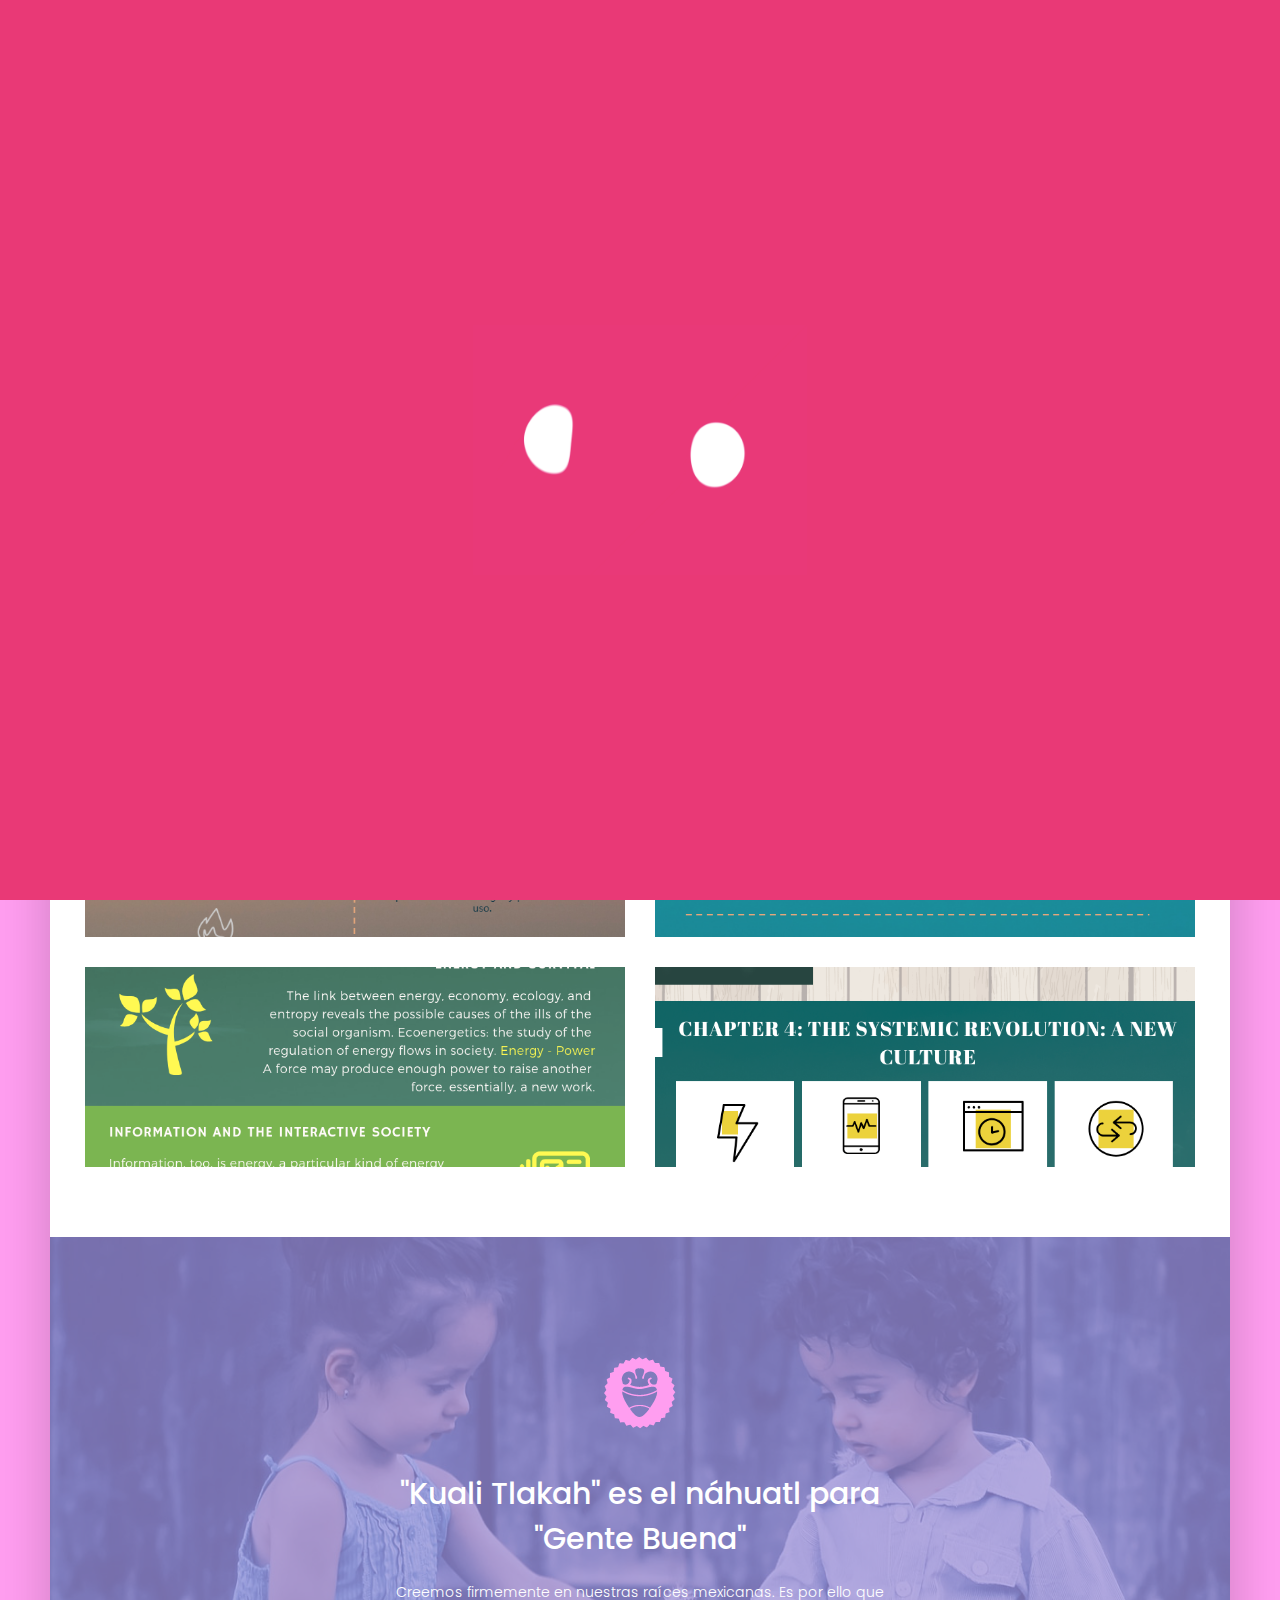
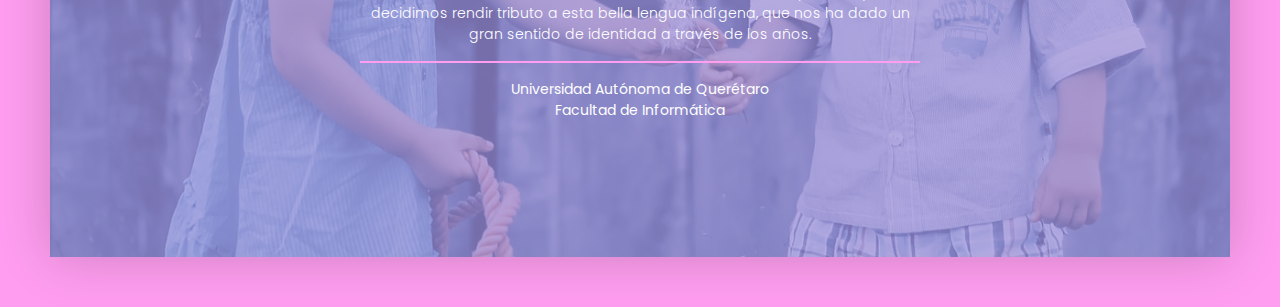
<file: the_macroscope.html>
<!DOCTYPE html>
<html lang="zxx" class="no-js">
<head>
	<!-- Mobile Specific Meta -->
	<meta name="viewport" content="width=device-width, initial-scale=1, shrink-to-fit=no">
	<!-- Favicon-->
	<link rel="icon" type="image/png" href="img/Yolotl-02.png" />
	<!-- Author Meta -->
	<meta name="author" content="CodePixar">
	<!-- Meta Description -->
	<meta name="description" content="">
	<!-- Meta Keyword -->
	<meta name="keywords" content="">
	<!-- meta character set -->
	<meta charset="UTF-8">
	<!-- Site Title -->
	<html lang="es">
	<title>Kuali Tlakah - El Macroscopio</title>

	<link href="https://fonts.googleapis.com/css?family=Poppins:100,300,500" rel="stylesheet">
		<!--
		CSS
		============================================= -->
		<link rel="stylesheet" href="css/linearicons.css">
		<link rel="stylesheet" href="css/owl.carousel.css">
		<link rel="stylesheet" href="css/font-awesome.min.css">
		<link rel="stylesheet" href="css/nice-select.css">
		<link rel="stylesheet" href="css/magnific-popup.css">
		<link rel="stylesheet" href="css/bootstrap.css">
		<link rel="stylesheet" href="css/main.css">
	</head>
	<body class="dup-body">
		<div id="loading_screen" onclick="preload_screen()">
			<img src="img/loading_01.gif">
		</div>
		<div class="dup-body-wrap">
			<!-- Start Header Area -->
			<header class="default-header">
				<div class="header-wrap">
					<div class="header-top d-flex justify-content-between align-items-center">
						<div class="logo">
							<a href="index.html"><img src="img/logo.png" alt=""></a>
						</div>
						<div class="main-menubar d-flex align-items-center">
							<nav class="hide">
								<a href="#info">Infografías</a>
								<a href="index.html">Regresar</a>
							</nav>
							<div class="menu-bar"><span class="lnr lnr-menu"></span></div>
						</div>
					</div>
				</div>
			</header>
		<!-- End Header Area -->
		<!-- Start Banner Area -->
		<section class="generic-banner relative">
			<div class="container">
				<div class="row height align-items-center justify-content-center">
					<div class="col-lg-10">
						<div class="banner-content text-center">
							<h2>El Macroscopio</h2>
							<strong>¿Qué es un macroscopio?</strong>
							<p>Un macroscopio es un instrumento que permite ver de cerca algo grande. Puede ser un instrumento mecánico, pero también es una metodología que organiza los conocimientos con vistas a una mayor eficacia de la acción. Existen macroscopios en ámbitos como la ecología, la economía o la sociología; materias que tienen que ver con sistemas complejos.</p>
						</div>
					</div>
				</div>
			</div>
		</section>
		<!-- End Banner Area -->
		
		<!-- Start Align Area -->
		<div class="white-bg" id="info">
			<div class="container">
				<div class="section-top-border">
					<h3>Infografías</h3>
					<div class="row gallery-item">
						<div class="col-md-6">
							<a href="img/info/infographic_1.png" class="img-pop-up"><div class="single-gallery-image" style="background: url(img/info/infographic_1.png);"></div></a>
						</div>
						<div class="col-md-6">
							<a href="img/info/infographic_2.png" class="img-pop-up"><div class="single-gallery-image" style="background: url(img/info/infographic_2.png);"></div></a>
						</div>
						<div class="col-md-6">
							<a href="img/info/infographic_3.png" class="img-pop-up"><div class="single-gallery-image" style="background: url(img/info/infographic_3.png);"></div></a>
						</div>
						<div class="col-md-6">
							<a href="img/info/infographic_4.png" class="img-pop-up"><div class="single-gallery-image" style="background: url(img/info/infographic_4.png);"></div></a>
						</div>
					</div>
				</div>
			</div>
		</div>
		<!-- End Align Area -->

		<!-- Strat Footer Area -->
		<footer class="section-gap footer-widget-area">
			<div class="overlay overlay-bg"></div>
			<div class="container-fluid">
				<div class="row">
					<div class="col-xl-3 col-md-1"></div>
					<div class="col-xl-6 col-md-10  text-center" id="custom_footer">
						<div class="logo">
							<a href="index.html"><img src="img/logo.png" title="Kuali Tlakah"></a>
						</div>
						<br><br>
						<h2 class="text-white">"Kuali Tlakah" es el náhuatl para "Gente Buena"</h2>
						<br>
						<p class="text-white">Creemos firmemente en nuestras raíces mexicanas. Es por ello que decidimos rendir tributo a esta bella lengua indígena, que nos ha dado un gran sentido de identidad a través de los años.</p>
						<hr>
						<p class="text-white"><strong>Universidad Autónoma de Querétaro<br> Facultad de Informática</strong></p>
					</div>
					<div class="col-xl-3 col-md-1"></div>
				</div>
			</div>
		</footer>
		<!-- End Footer Area -->
		</div>

		<script src="js/vendor/jquery-2.2.4.min.js"></script>
		<script src="https://cdnjs.cloudflare.com/ajax/libs/popper.js/1.11.0/umd/popper.min.js" integrity="sha384-b/U6ypiBEHpOf/4+1nzFpr53nxSS+GLCkfwBdFNTxtclqqenISfwAzpKaMNFNmj4" crossorigin="anonymous"></script>
		<script src="js/vendor/bootstrap.min.js"></script>
		<script src="js/jquery.ajaxchimp.min.js"></script>
		<script src="js/owl.carousel.min.js"></script>
		<script src="js/jquery.nice-select.min.js"></script>
		<script src="js/jquery.magnific-popup.min.js"></script>
		<script src="js/main.js"></script>
		<script src="js/loading_screen.js"></script>
	</body>
</html>
</file>
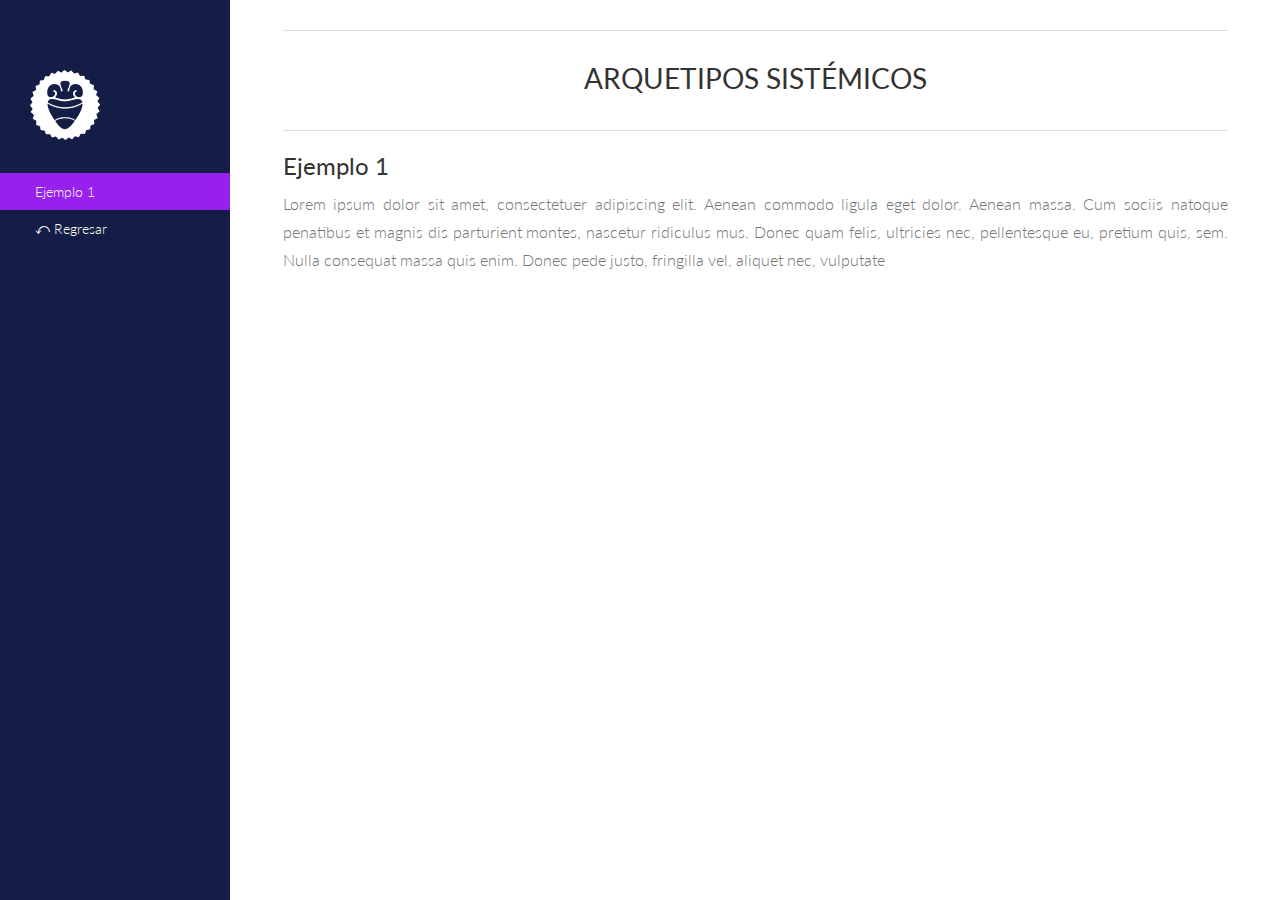
<file: dup-doc/systemic_archetypes.html>
<!DOCTYPE html>
<!--[if lt IE 7]>      <html class="no-js lt-ie9 lt-ie8 lt-ie7"> <![endif]-->
<!--[if IE 7]>         <html class="no-js lt-ie9 lt-ie8"> <![endif]-->
<!--[if IE 8]>         <html class="no-js lt-ie9"> <![endif]-->
<!--[if gt IE 8]><!--> <html class="no-js"> <!--<![endif]-->
	<head>
		<meta charset="utf-8">
		<html lang="es">
		<title>Kuali Tlakah - Arquetipos Sistémicos</title>
		<meta name="description" content="">
		<!-- Mobile Specific Meta -->
		<meta name="viewport" content="width=device-width, initial-scale=1">

		<!-- <link rel="shortcut icon" href="img/favicon.png"> -->
		<link href='http://fonts.googleapis.com/css?family=Lato:300,400,700' rel='stylesheet'>

		<!-- Syntax Highlighter -->
		<link rel="stylesheet" type="text/css" href="syntax-highlighter/styles/shCore.css" media="all">
		<link rel="stylesheet" type="text/css" href="syntax-highlighter/styles/shThemeDefault.css" media="all">

		<!-- Font Awesome CSS-->
		<link rel="stylesheet" href="css/font-awesome.min.css">
		<!-- Normalize/Reset CSS-->
		<link rel="stylesheet" href="css/normalize.min.css">
		<!-- Main CSS-->
		<link rel="stylesheet" href="css/main.css">

		<style>
			.content-header h1{
				text-transform: uppercase;
			}
		</style>
	</head>

	<body id="welcome">

		<aside class="left-sidebar">
			<div class="logo">
				<a href="index.html">
					<img src="img/logo.png" alt="">
				</a>
			</div>
			<nav class="left-nav">
				<ul id="nav">
					<!-- <li><a href="#chapter_1">Capítulo 1</a></li>
					<li><a href="#chapter_2">Capítulo 2</a></li>
					<li><a href="#chapter_3">Capítulo 3</a></li> -->
					<li class="current"><a href="#example_1">Ejemplo 1</a></li>
					<li><a onclick="location.href='index.html'" style="cursor: pointer;">&#x293A; Regresar</a></li>
				</ul>
			</nav>
		</aside>

		<div id="main-wrapper">
			<div class="main-content twenty">
				<section id="introduction">
					<div class="content-header twenty">
						<h1>Arquetipos Sistémicos</h1>
					</div>
				</section>

		        <section id="example_1">
                    <h2 class="tan">Ejemplo 1</h2>
                    <p>Lorem ipsum dolor sit amet, consectetuer adipiscing elit. Aenean commodo ligula eget dolor. Aenean massa. Cum sociis natoque penatibus et magnis dis parturient montes, nascetur ridiculus mus. Donec quam felis, ultricies nec, pellentesque eu, pretium quis, sem. Nulla consequat massa quis enim. Donec pede justo, fringilla vel, aliquet nec, vulputate</p>
		        </section>
		        <br>
			</div>
		</div>


		<!-- Essential JavaScript Libraries
		==============================================-->
		<script type="text/javascript" src="js/jquery-1.11.0.min.js"></script>
		<script type="text/javascript" src="js/jquery.nav.js"></script>
		<script type="text/javascript" src="syntax-highlighter/scripts/shCore.js"></script>
		<script type="text/javascript" src="syntax-highlighter/scripts/shBrushXml.js"></script>
		<script type="text/javascript" src="syntax-highlighter/scripts/shBrushCss.js"></script>
		<script type="text/javascript" src="syntax-highlighter/scripts/shBrushJScript.js"></script>
		<script type="text/javascript" src="syntax-highlighter/scripts/shBrushPhp.js"></script>
		<script type="text/javascript">
			SyntaxHighlighter.all()
		</script>
		<script type="text/javascript" src="js/custom.js"></script>

	</body>
</html>
</file>
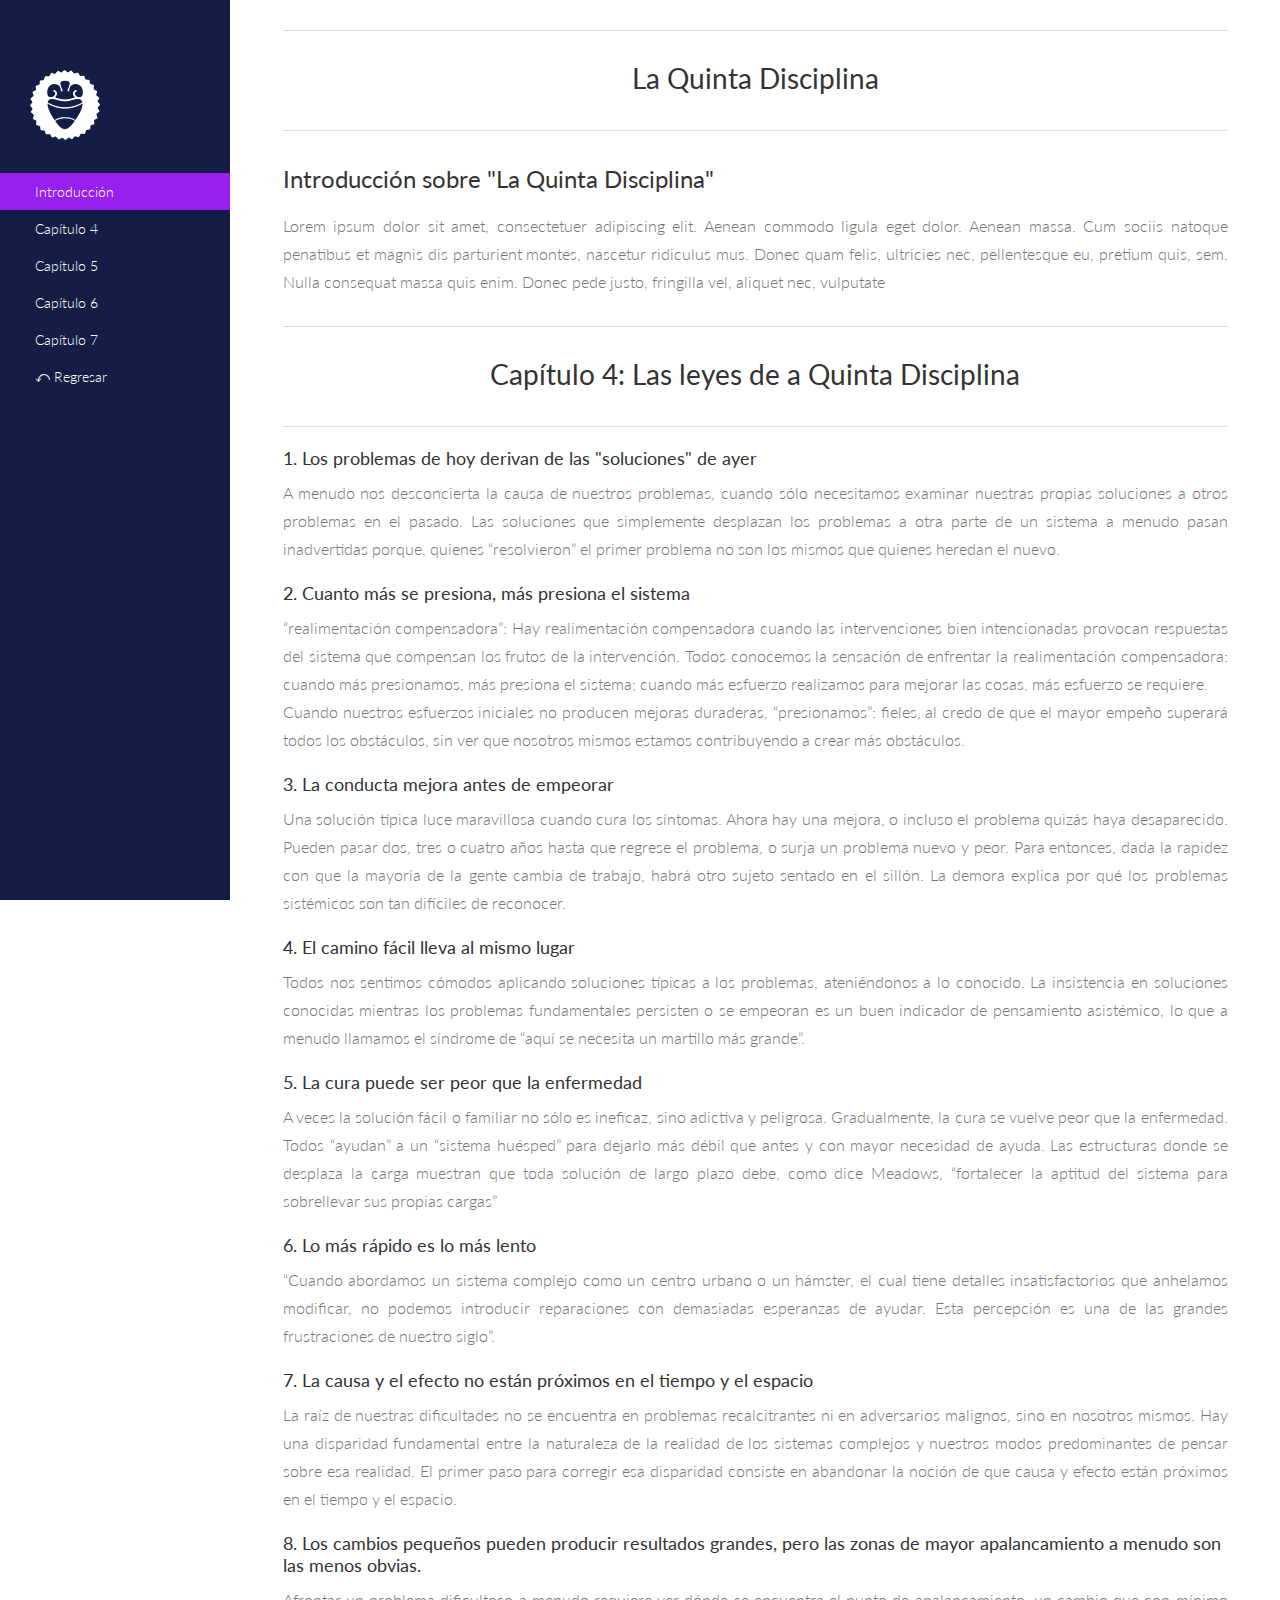
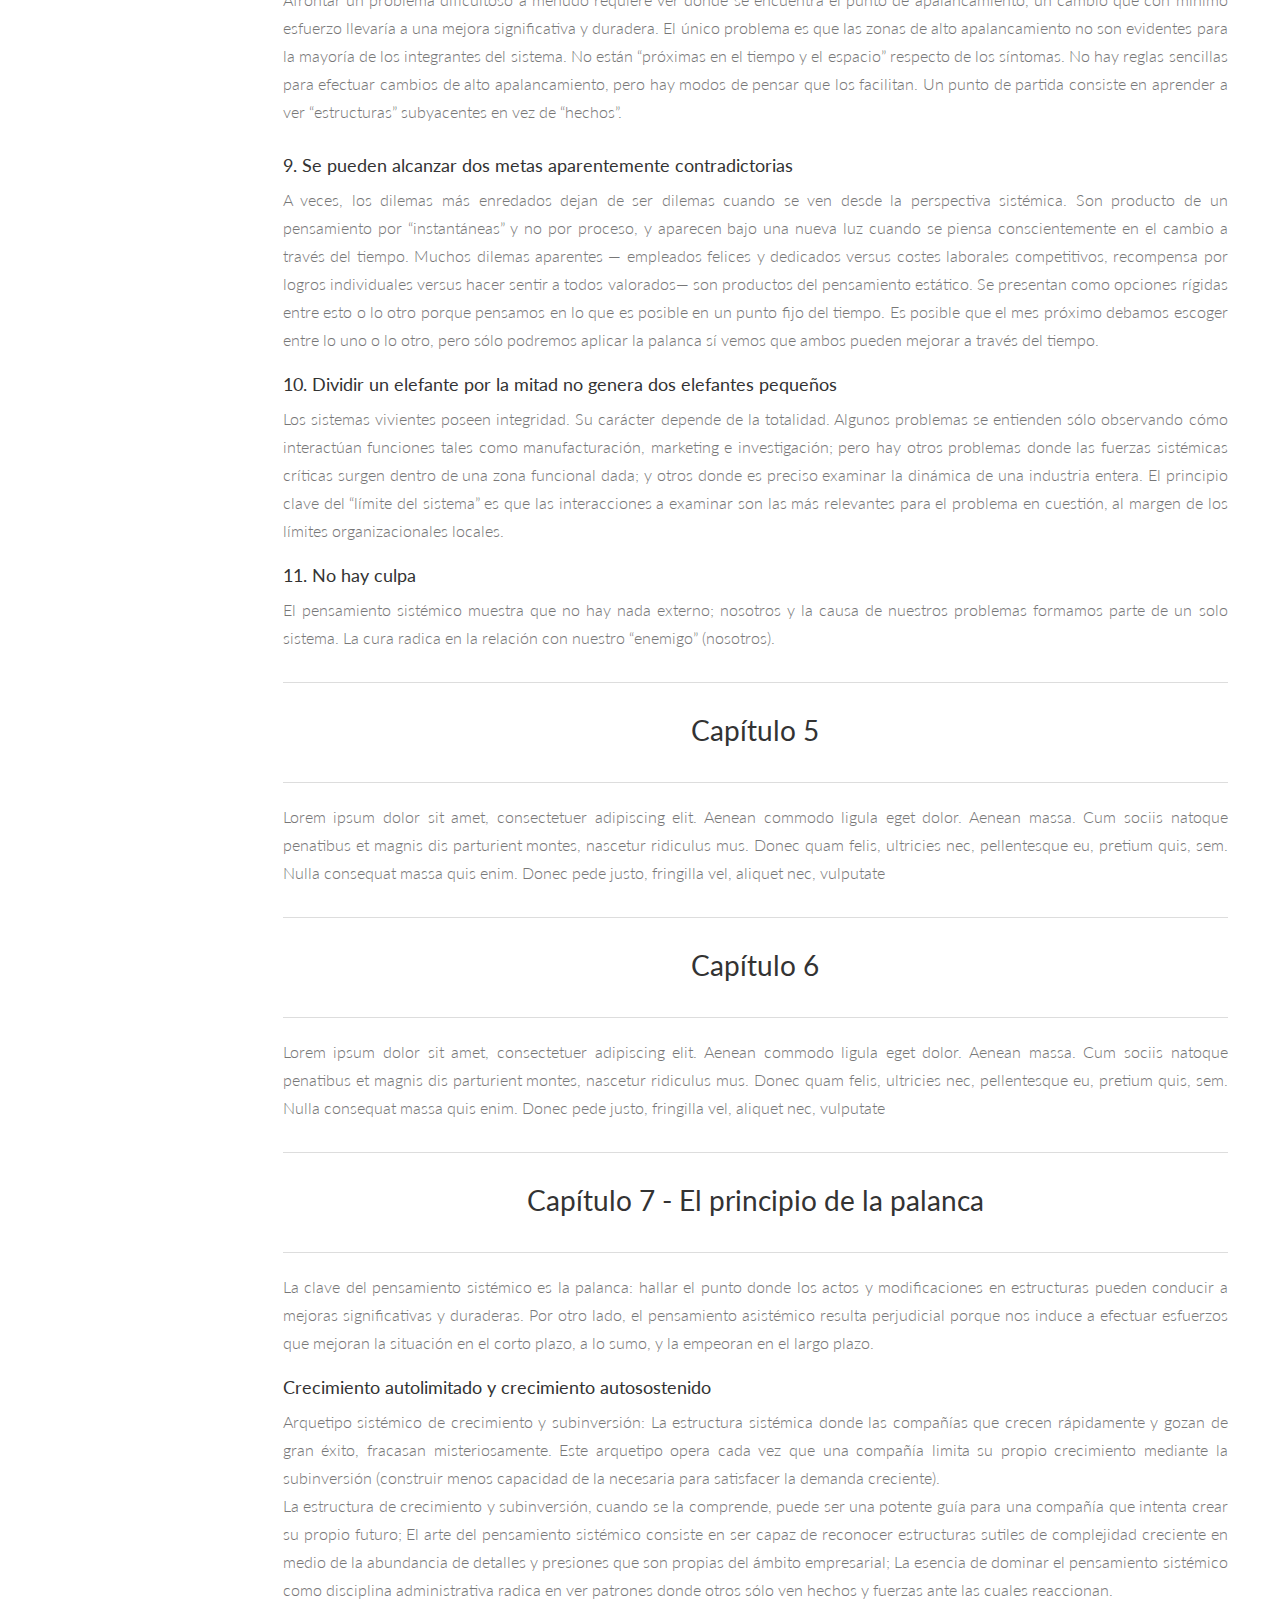
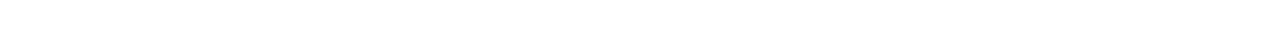
<file: dup-doc/the_fifth_discipline.html>
<!DOCTYPE html>
<!--[if lt IE 7]>      <html class="no-js lt-ie9 lt-ie8 lt-ie7"> <![endif]-->
<!--[if IE 7]>         <html class="no-js lt-ie9 lt-ie8"> <![endif]-->
<!--[if IE 8]>         <html class="no-js lt-ie9"> <![endif]-->
<!--[if gt IE 8]><!--> <html class="no-js"> <!--<![endif]-->
	<head>
		<meta charset="utf-8">
		<html lang="es">
		<title>Kuali Tlakah - La Quinta Disciplina</title>
		<meta name="description" content="">
		<!-- Mobile Specific Meta -->
		<meta name="viewport" content="width=device-width, initial-scale=1">

		<!-- <link rel="shortcut icon" href="img/favicon.png"> -->
		<link href='http://fonts.googleapis.com/css?family=Lato:300,400,700' rel='stylesheet'>

		<!-- Syntax Highlighter -->
		<link rel="stylesheet" type="text/css" href="syntax-highlighter/styles/shCore.css" media="all">
		<link rel="stylesheet" type="text/css" href="syntax-highlighter/styles/shThemeDefault.css" media="all">

		<!-- Font Awesome CSS-->
		<link rel="stylesheet" href="css/font-awesome.min.css">
		<!-- Normalize/Reset CSS-->
		<link rel="stylesheet" href="css/normalize.min.css">
		<!-- Main CSS-->
		<link rel="stylesheet" href="css/main.css">
	</head>

	<body id="welcome">

		<aside class="left-sidebar">
			<div class="logo">
				<a href="index.html">
					<img src="img/logo.png" alt="">
				</a>
			</div>
			<nav class="left-nav">
				<ul id="nav">
					<li class="current"><a href="#introduction">Introducción</a></li>
					<!-- <li><a href="#chapter_1">Capítulo 1</a></li>
					<li><a href="#chapter_2">Capítulo 2</a></li>
					<li><a href="#chapter_3">Capítulo 3</a></li> -->
					<li><a href="#chapter_4">Capítulo 4</a></li>
					<li><a href="#chapter_5">Capítulo 5</a></li>
					<li><a href="#chapter_6">Capítulo 6</a></li>
					<li><a href="#chapter_7">Capítulo 7</a></li>
					<li><a onclick="location.href='index.html'" style="cursor: pointer;">&#x293A; Regresar</a></li>
				</ul>
			</nav>
		</aside>

		<div id="main-wrapper">
			<div class="main-content twenty">
				<section id="introduction">
					<div class="content-header">
						<h1>La Quinta Disciplina</h1>
					</div>
					<div class="welcome">
						<h2 class="twenty">Introducción sobre "La Quinta Disciplina"</h2>
						<p>Lorem ipsum dolor sit amet, consectetuer adipiscing elit. Aenean commodo ligula eget dolor. Aenean massa. Cum sociis natoque penatibus et magnis dis parturient montes, nascetur ridiculus mus. Donec quam felis, ultricies nec, pellentesque eu, pretium quis, sem. Nulla consequat massa quis enim. Donec pede justo, fringilla vel, aliquet nec, vulputate</p>
					</div>
				</section>

				<!-- <section id="chapter_1">
					<div class="content-header">
						<h1>Capítulo 1</h1>
					</div>
					<p>Lorem ipsum dolor sit amet, consectetuer adipiscing elit. Aenean commodo ligula eget dolor. Aenean massa. Cum sociis natoque penatibus et magnis dis parturient montes, nascetur ridiculus mus. Donec quam felis, ultricies nec, pellentesque eu, pretium quis, sem. Nulla consequat massa quis enim. Donec pede justo, fringilla vel, aliquet nec, vulputate</p>
				</section>

				<section id="chapter_2">
                    <div class="content-header">
		                <h1>Capítulo 2</h1>
                    </div>
                    <p>Lorem ipsum dolor sit amet, consectetuer adipiscing elit. Aenean commodo ligula eget dolor. Aenean massa. Cum sociis natoque penatibus et magnis dis parturient montes, nascetur ridiculus mus. Donec quam felis, ultricies nec, pellentesque eu, pretium quis, sem. Nulla consequat massa quis enim. Donec pede justo, fringilla vel, aliquet nec, vulputate</p>
		        </section>

		        <section id="chapter_3">
                    <div class="content-header">
		                <h1>Capítulo 3</h1>
                    </div>
                    <p>Lorem ipsum dolor sit amet, consectetuer adipiscing elit. Aenean commodo ligula eget dolor. Aenean massa. Cum sociis natoque penatibus et magnis dis parturient montes, nascetur ridiculus mus. Donec quam felis, ultricies nec, pellentesque eu, pretium quis, sem. Nulla consequat massa quis enim. Donec pede justo, fringilla vel, aliquet nec, vulputate</p>
		        </section> -->

		        <section id="chapter_4">
                    <div class="content-header twenty">
		                <h1>Capítulo 4: Las leyes de a Quinta Disciplina</h1>
                    </div>
                    <h3 class="tan">1. Los problemas de hoy derivan de las "soluciones" de ayer</h3>
                    <p>A  menudo  nos  desconcierta  la  causa  de  nuestros  problemas,  cuando  sólo  necesitamos examinar nuestras propias soluciones a otros problemas en el pasado. Las soluciones que simplemente desplazan los problemas a otra parte de un sistema a menudo pasan inadvertidas porque, quienes “resolvieron” el primer problema no son los mismos que quienes heredan el nuevo.</p>
                    <br>
					<h3 class="tan">2. Cuanto más se presiona, más presiona el sistema</h3>
					<p>“realimentación compensadora”: Hay realimentación  compensadora  cuando  las  intervenciones bien  intencionadas  provocan respuestas  del  sistema  que  compensan  los  frutos  de  la intervención.  Todos  conocemos  la  sensación  de enfrentar la  realimentación  compensadora: cuando  más  presionamos,  más  presiona  el  sistema;  cuando  más esfuerzo realizamos para mejorar las cosas, más esfuerzo se requiere.</p>
					<p>Cuando  nuestros esfuerzos  iniciales  no  producen  mejoras  duraderas,  “presionamos”: fieles, al  credo  de  que  el mayor empeño superará todos los obstáculos, sin ver que nosotros mismos estamos contribuyendo a crear más obstáculos.</p>
					<br>
					<h3 class="tan">3. La conducta mejora antes de empeorar</h3>
					<p>Una  solución  típica  luce  maravillosa  cuando  cura  los síntomas. Ahora hay una mejora, o incluso el problema quizás haya desaparecido. Pueden pasar dos, tres o cuatro años hasta que regrese el problema, o surja un problema nuevo y peor. Para entonces, dada la rapidez con que la mayoría de la gente cambia de trabajo, habrá otro sujeto sentado en el sillón. La demora explica por qué los problemas sistémicos son tan difíciles de reconocer.</p>
					<br>
					<h3 class="tan">4. El camino fácil lleva al mismo lugar</h3>
					<p>Todos  nos  sentimos  cómodos  aplicando  soluciones  típicas  a  los  problemas,  ateniéndonos a  lo conocido. La insistencia en soluciones conocidas mientras los problemas fundamentales persisten o se empeoran es un buen indicador de pensamiento asistémico, lo que a menudo llamamos el síndrome de “aquí se necesita un martillo más grande”.</p>
					<br>
					<h3 class="tan">5. La cura puede ser peor que la enfermedad</h3>
					<p>A veces la solución fácil o familiar no sólo es ineficaz, sino adictiva y peligrosa. Gradualmente, la cura se vuelve peor que la enfermedad. Todos “ayudan” a un “sistema huésped” para dejarlo más débil que antes y con mayor necesidad de ayuda. Las  estructuras  donde  se  desplaza  la  carga  muestran  que  toda  solución  de  largo  plazo  debe,  como dice  Meadows, “fortalecer la aptitud del sistema para sobrellevar sus propias cargas”</p>
					<br>
					<h3 class="tan">6. Lo más rápido es lo más lento</h3>
					<p>“Cuando abordamos un sistema complejo como un centro urbano o un hámster, el cual tiene detalles insatisfactorios que anhelamos modificar, no podemos introducir reparaciones con demasiadas esperanzas de ayudar. Esta percepción es una de las grandes frustraciones de nuestro siglo”.</p>
					<br>
					<h3 class="tan">7. La causa y el efecto no están próximos en el tiempo y el espacio</h3>
					<p>La raíz de nuestras dificultades no se encuentra en problemas recalcitrantes ni en adversarios malignos, sino en nosotros mismos. Hay una disparidad fundamental entre la naturaleza de la realidad de los sistemas complejos y  nuestros modos predominantes de pensar sobre esa realidad. El primer paso para corregir esa  disparidad consiste en abandonar la noción de que causa y efecto están próximos en el tiempo y el espacio.</p>
					<br>
					<h3 class="tan">8. Los cambios pequeños pueden producir resultados grandes, pero las zonas de mayor apalancamiento a menudo son las menos obvias. </h3>
					<p>Afrontar   un   problema   dificultoso   a   menudo   requiere   ver   dónde   se   encuentra el   punto   de apalancamiento, un cambio que con mínimo esfuerzo llevaría a una mejora significativa y duradera. El único problema es que las zonas de alto apalancamiento no son evidentes para la mayoría de los integrantes del sistema. No están “próximas en el tiempo y el espacio” respecto de los síntomas. No hay reglas sencillas para efectuar cambios de alto apalancamiento, pero hay modos de pensar que los facilitan. Un punto de partida consiste en aprender a ver “estructuras” subyacentes en vez de “hechos”. <p>
					<br>
					<h3 class="tan">9. Se pueden alcanzar dos metas aparentemente contradictorias</h3>
					<p>A  veces,  los  dilemas  más  enredados  dejan  de  ser  dilemas  cuando  se  ven  desde  la perspectiva sistémica. Son producto de un pensamiento por “instantáneas” y no por proceso, y aparecen bajo una nueva luz cuando se piensa conscientemente en el cambio a través del tiempo. Muchos  dilemas  aparentes  —  empleados  felices  y  dedicados versus  costes  laborales competitivos,  recompensa  por  logros  individuales   versus  hacer  sentir  a  todos valorados— son productos del pensamiento estático. Se presentan como opciones rígidas entre esto o lo otro porque pensamos en lo que es posible en un punto fijo del tiempo. Es posible que el mes próximo debamos escoger entre lo uno o lo otro, pero sólo podremos aplicar la palanca sí vemos que ambos pueden mejorar a través del tiempo.</p>
					<br>
					<h3 class="tan">10. Dividir un elefante por la mitad no genera dos elefantes pequeños</h3>
					<p>Los sistemas vivientes poseen integridad. Su carácter depende de la totalidad.  Algunos  problemas  se  entienden  sólo  observando  cómo  interactúan funciones tales como manufacturación, marketing e investigación; pero hay otros problemas donde las fuerzas sistémicas críticas surgen dentro de una zona funcional dada; y otros donde es preciso examinar la dinámica de una industria entera. El principio clave del “límite del sistema” es que las interacciones a examinar son las más relevantes para el problema en cuestión, al margen de los límites organizacionales locales.</p>
					<br>
					<h3 class="tan">11. No hay culpa</h3>
					<p>El pensamiento sistémico muestra que no hay nada externo; nosotros y la causa de nuestros problemas formamos parte de un solo sistema. La cura radica en la relación con nuestro “enemigo” (nosotros).</p>
		        </section>

		        <section id="chapter_5">
                    <div class="content-header twenty">
		                <h1>Capítulo 5</h1>
                    </div>
                    <p>Lorem ipsum dolor sit amet, consectetuer adipiscing elit. Aenean commodo ligula eget dolor. Aenean massa. Cum sociis natoque penatibus et magnis dis parturient montes, nascetur ridiculus mus. Donec quam felis, ultricies nec, pellentesque eu, pretium quis, sem. Nulla consequat massa quis enim. Donec pede justo, fringilla vel, aliquet nec, vulputate</p>
		        </section>

		        <section id="chapter_6">
                    <div class="content-header twenty">
		                <h1>Capítulo 6</h1>
                    </div>
                    <p>Lorem ipsum dolor sit amet, consectetuer adipiscing elit. Aenean commodo ligula eget dolor. Aenean massa. Cum sociis natoque penatibus et magnis dis parturient montes, nascetur ridiculus mus. Donec quam felis, ultricies nec, pellentesque eu, pretium quis, sem. Nulla consequat massa quis enim. Donec pede justo, fringilla vel, aliquet nec, vulputate</p>
		        </section>

		        <section id="chapter_7">
                    <div class="content-header twenty">
		                <h1>Capítulo 7 - El principio de la palanca</h1>
                    </div>
                    <p>La clave del pensamiento sistémico es la palanca: hallar el punto donde los actos y modificaciones en estructuras pueden conducir a mejoras significativas y duraderas. Por otro lado, el pensamiento asistémico resulta perjudicial porque nos induce a efectuar esfuerzos que mejoran la situación en el corto plazo, a lo sumo, y la empeoran en el largo plazo.</p>
                    <br>
                    <h3 class="tan">Crecimiento autolimitado y crecimiento autosostenido</h3>
                    <p>Arquetipo sistémico de crecimiento y subinversión: La estructura sistémica donde las compañías que crecen rápidamente y gozan de gran éxito, fracasan misteriosamente. Este arquetipo opera cada vez que una compañía limita su propio crecimiento mediante la subinversión (construir menos capacidad de la necesaria para satisfacer la demanda creciente).</p>
                    <p>La estructura de crecimiento y subinversión, cuando se la comprende, puede ser una potente guía para una compañía que intenta crear su propio futuro; El arte del pensamiento sistémico consiste en ser capaz de reconocer estructuras sutiles de complejidad creciente en medio de la abundancia de detalles y presiones que son propias del ámbito empresarial; La esencia de dominar el pensamiento sistémico como disciplina administrativa radica en ver patrones donde otros sólo ven hechos y fuerzas ante las cuales reaccionan.</p>
		        </section>
		        <br>
			</div>
		</div>


		<!-- Essential JavaScript Libraries
		==============================================-->
		<script type="text/javascript" src="js/jquery-1.11.0.min.js"></script>
		<script type="text/javascript" src="js/jquery.nav.js"></script>
		<script type="text/javascript" src="syntax-highlighter/scripts/shCore.js"></script>
		<script type="text/javascript" src="syntax-highlighter/scripts/shBrushXml.js"></script>
		<script type="text/javascript" src="syntax-highlighter/scripts/shBrushCss.js"></script>
		<script type="text/javascript" src="syntax-highlighter/scripts/shBrushJScript.js"></script>
		<script type="text/javascript" src="syntax-highlighter/scripts/shBrushPhp.js"></script>
		<script type="text/javascript">
			SyntaxHighlighter.all()
		</script>
		<script type="text/javascript" src="js/custom.js"></script>

	</body>
</html>
</file>
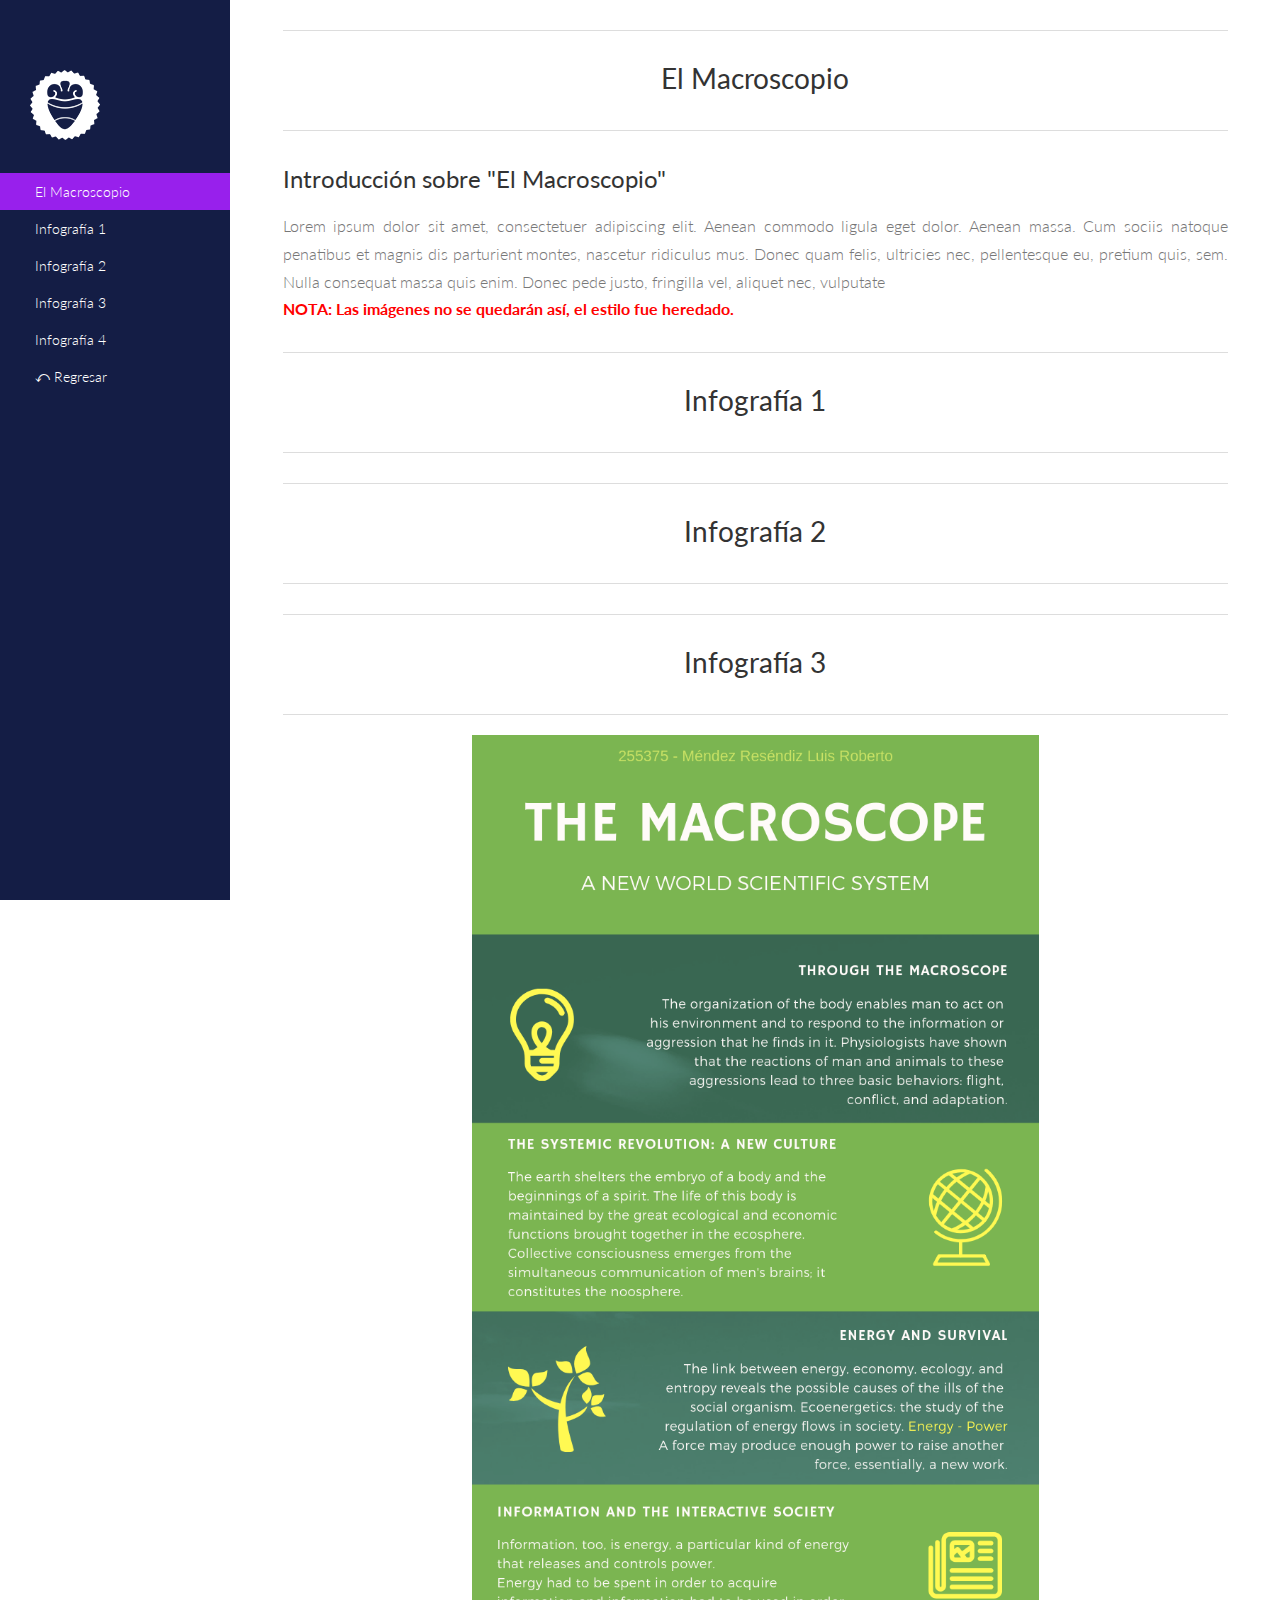
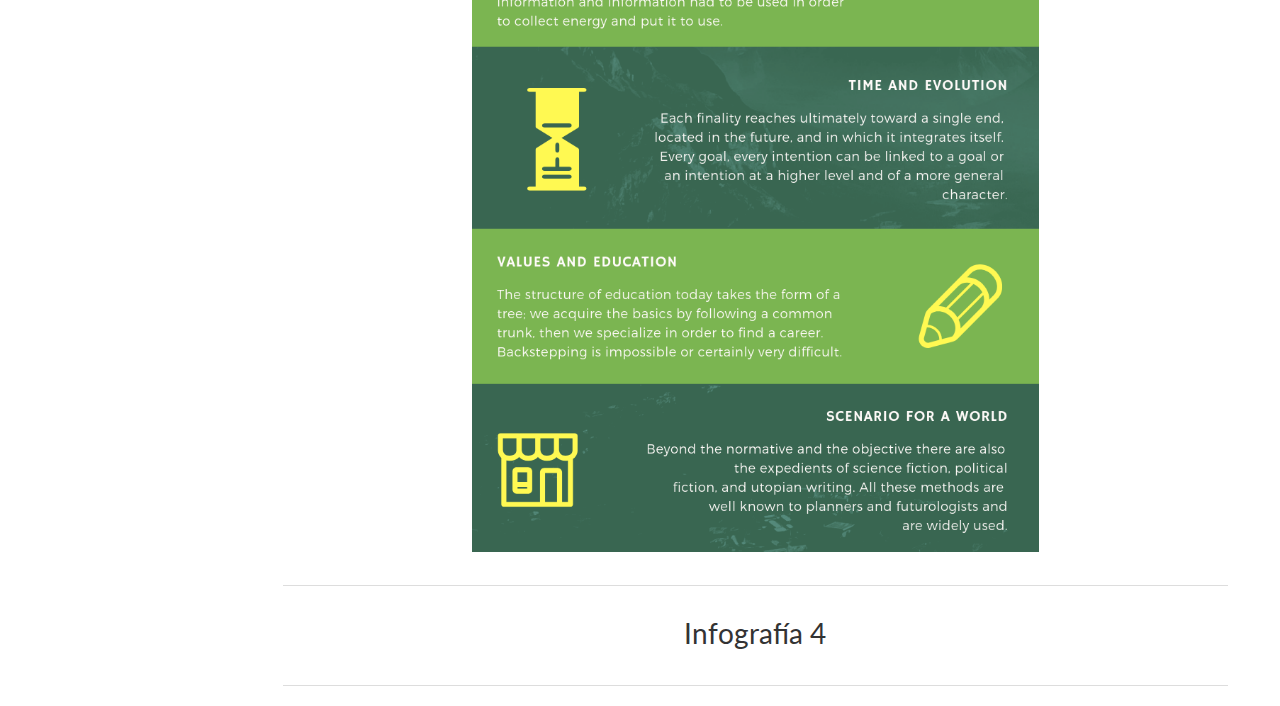
<file: dup-doc/the_macroscope.html>
<!DOCTYPE html>
<!--[if lt IE 7]>      <html class="no-js lt-ie9 lt-ie8 lt-ie7"> <![endif]-->
<!--[if IE 7]>         <html class="no-js lt-ie9 lt-ie8"> <![endif]-->
<!--[if IE 8]>         <html class="no-js lt-ie9"> <![endif]-->
<!--[if gt IE 8]><!--> <html class="no-js"> <!--<![endif]-->
	<head>
		<meta charset="utf-8">
		<html lang="es">
		<title>Kuali Tlakah - El Macroscopio</title>
		<meta name="description" content="">
		<!-- Mobile Specific Meta -->
		<meta name="viewport" content="width=device-width, initial-scale=1">

		<!-- <link rel="shortcut icon" href="img/favicon.png"> -->
		<link href='http://fonts.googleapis.com/css?family=Lato:300,400,700' rel='stylesheet'>

		<!-- Syntax Highlighter -->
		<link rel="stylesheet" type="text/css" href="syntax-highlighter/styles/shCore.css" media="all">
		<link rel="stylesheet" type="text/css" href="syntax-highlighter/styles/shThemeDefault.css" media="all">

		<!-- Font Awesome CSS-->
		<link rel="stylesheet" href="css/font-awesome.min.css">
		<!-- Normalize/Reset CSS-->
		<link rel="stylesheet" href="css/normalize.min.css">
		<!-- Main CSS-->
		<link rel="stylesheet" href="css/main.css">
	</head>

	<body id="welcome">

		<aside class="left-sidebar">
			<div class="logo">
				<a href="index.html">
					<img src="img/logo.png" alt="">
				</a>
			</div>
			<nav class="left-nav">
				<ul id="nav">
					<li class="current"><a href="#welcome">El Macroscopio</a></li>
					<li><a href="#infographic_1">Infografía 1</a></li>
					<li><a href="#infographic_2">Infografía 2</a></li>
					<li><a href="#infographic_3">Infografía 3</a></li>
					<li><a href="#infographic_4">Infografía 4</a></li>
					<li><a onclick="location.href='index.html'" style="cursor: pointer;">&#x293A; Regresar</a></li>
				</ul>
			</nav>
		</aside>

		<div id="main-wrapper">
			<div class="main-content twenty">
				<section id="welcome">
					<div class="content-header">
						<h1>El Macroscopio</h1>
					</div>
					<div class="welcome">
						<h2 class="twenty">Introducción sobre "El Macroscopio"</h2>
						<p>Lorem ipsum dolor sit amet, consectetuer adipiscing elit. Aenean commodo ligula eget dolor. Aenean massa. Cum sociis natoque penatibus et magnis dis parturient montes, nascetur ridiculus mus. Donec quam felis, ultricies nec, pellentesque eu, pretium quis, sem. Nulla consequat massa quis enim. Donec pede justo, fringilla vel, aliquet nec, vulputate</p>
						<strong style="color: red;">NOTA: Las imágenes no se quedarán así, el estilo fue heredado.</strong>
					</div>

				</section>

				<section id="infographic_1">
					<div class="content-header twenty">
						<h1>Infografía 1</h1>
					</div>
				</section>

				<section id="infographic_2">
					<div class="content-header twenty">
						<h1>Infografía 2</h1>
					</div>
				</section>

				<section id="infographic_3">
					<div class="content-header twenty">
						<h1>Infografía 3</h1>
					</div>
					<div class="infographic_container">
						<img src="img/infographic_3.png">
					</div>
				</section>

				<section id="infographic_4">
					<div class="content-header twenty">
						<h1>Infografía 4</h1>
					</div>
				</section>

				<!-- <section id="credit">
					<h2 class="title">Source and Credit</h2>
					<div class="script-source">
						<ul>
							<li><a target="_blank" href="http://www.pexels.com">Pexels</a></li>
							<li><a target="_blank" href="http://jquery.com/">jQuery</a></li>
							<li><a target="_blank" href="http://getbootstrap.com">Bootstrap Framework</a></li>
							<li><a target="_blank" href="http://www.owlgraphic.com/owlcarousel">Owl Carousel</a></li>
							<li><a target="_blank" href="https://github.com/iamMonzurul/jQuery-AJAX-MailChimp">Ajax Mailchimp</a></li>
							<li><a target="_blank" href="http://fontawesome.io/">FontAwesome</a></li>
							<li><a target="_blank" href="http://dimsemenov.com/plugins/magnific-popup/">Magnefic Pop Up</a></li>
							<li><a target="_blank" href="http://hernansartorio.com/jquery-nice-select/">Nice Select</a></li>
							<li><a target="_blank" href="https://linearicons.com/">Linear Icons</a></li>
						</ul>
					</div>
				</section> -->
			</div>
		</div>


		<!-- Essential JavaScript Libraries
		==============================================-->
		<script type="text/javascript" src="js/jquery-1.11.0.min.js"></script>
		<script type="text/javascript" src="js/jquery.nav.js"></script>
		<script type="text/javascript" src="syntax-highlighter/scripts/shCore.js"></script>
		<script type="text/javascript" src="syntax-highlighter/scripts/shBrushXml.js"></script>
		<script type="text/javascript" src="syntax-highlighter/scripts/shBrushCss.js"></script>
		<script type="text/javascript" src="syntax-highlighter/scripts/shBrushJScript.js"></script>
		<script type="text/javascript" src="syntax-highlighter/scripts/shBrushPhp.js"></script>
		<script type="text/javascript">
			SyntaxHighlighter.all()
		</script>
		<script type="text/javascript" src="js/custom.js"></script>

	</body>
</html>
</file>
<file: dup-doc/syntax-highlighter/styles/shCore.css>
/**
 * SyntaxHighlighter
 * http://alexgorbatchev.com/SyntaxHighlighter
 *
 * SyntaxHighlighter is donationware. If you are using it, please donate.
 * http://alexgorbatchev.com/SyntaxHighlighter/donate.html
 *
 * @version
 * 3.0.83 (July 02 2010)
 * 
 * @copyright
 * Copyright (C) 2004-2010 Alex Gorbatchev.
 *
 * @license
 * Dual licensed under the MIT and GPL licenses.
 */
.syntaxhighlighter a,
.syntaxhighlighter div,
.syntaxhighlighter code,
.syntaxhighlighter table,
.syntaxhighlighter table td,
.syntaxhighlighter table tr,
.syntaxhighlighter table tbody,
.syntaxhighlighter table thead,
.syntaxhighlighter table caption,
.syntaxhighlighter textarea {
  -moz-border-radius: 0 0 0 0 !important;
  -webkit-border-radius: 0 0 0 0 !important;
  background: none !important;
  border: 0 !important;
  bottom: auto !important;
  float: none !important;
  height: auto !important;
  left: auto !important;
  line-height: 1.1em !important;
  margin: 0 !important;
  outline: 0 !important;
  overflow: visible !important;
  padding: 0 !important;
  position: static !important;
  right: auto !important;
  text-align: left !important;
  top: auto !important;
  vertical-align: baseline !important;
  width: auto !important;
  box-sizing: content-box !important;
  font-family: "Consolas", "Bitstream Vera Sans Mono", "Courier New", Courier, monospace !important;
  font-weight: normal !important;
  font-style: normal !important;
  font-size: 1em !important;
  min-height: inherit !important;
  min-height: auto !important;
}

.syntaxhighlighter {
  width: 100% !important;
  margin: 1em 0 1em 0 !important;
  position: relative !important;
  overflow: auto !important;
  font-size: 1em !important;
}
.syntaxhighlighter.source {
  overflow: hidden !important;
}
.syntaxhighlighter .bold {
  font-weight: bold !important;
}
.syntaxhighlighter .italic {
  font-style: italic !important;
}
.syntaxhighlighter .line {
  white-space: pre !important;
}
.syntaxhighlighter table {
  width: 100% !important;
}
.syntaxhighlighter table caption {
  text-align: left !important;
  padding: .5em 0 0.5em 1em !important;
}
.syntaxhighlighter table td.code {
  width: 100% !important;
}
.syntaxhighlighter table td.code .container {
  position: relative !important;
}
.syntaxhighlighter table td.code .container textarea {
  box-sizing: border-box !important;
  position: absolute !important;
  left: 0 !important;
  top: 0 !important;
  width: 100% !important;
  height: 100% !important;
  border: none !important;
  background: white !important;
  padding-left: 1em !important;
  overflow: hidden !important;
  white-space: pre !important;
}
.syntaxhighlighter table td.gutter .line {
  text-align: right !important;
  padding: 0 0.5em 0 1em !important;
}
.syntaxhighlighter table td.code .line {
  padding: 0 1em !important;
}
.syntaxhighlighter.nogutter td.code .container textarea, .syntaxhighlighter.nogutter td.code .line {
  padding-left: 0em !important;
}
.syntaxhighlighter.show {
  display: block !important;
}
.syntaxhighlighter.collapsed table {
  display: none !important;
}
.syntaxhighlighter.collapsed .toolbar {
  padding: 0.1em 0.8em 0em 0.8em !important;
  font-size: 1em !important;
  position: static !important;
  width: auto !important;
  height: auto !important;
}
.syntaxhighlighter.collapsed .toolbar span {
  display: inline !important;
  margin-right: 1em !important;
}
.syntaxhighlighter.collapsed .toolbar span a {
  padding: 0 !important;
  display: none !important;
}
.syntaxhighlighter.collapsed .toolbar span a.expandSource {
  display: inline !important;
}
.syntaxhighlighter .toolbar {
  position: absolute !important;
  right: 1px !important;
  top: 1px !important;
  width: 11px !important;
  height: 11px !important;
  font-size: 10px !important;
  z-index: 10 !important;
}
.syntaxhighlighter .toolbar span.title {
  display: inline !important;
}
.syntaxhighlighter .toolbar a {
  display: block !important;
  text-align: center !important;
  text-decoration: none !important;
  padding-top: 1px !important;
}
.syntaxhighlighter .toolbar a.expandSource {
  display: none !important;
}
.syntaxhighlighter.ie {
  font-size: .9em !important;
  padding: 1px 0 1px 0 !important;
}
.syntaxhighlighter.ie .toolbar {
  line-height: 8px !important;
}
.syntaxhighlighter.ie .toolbar a {
  padding-top: 0px !important;
}
.syntaxhighlighter.printing .line.alt1 .content,
.syntaxhighlighter.printing .line.alt2 .content,
.syntaxhighlighter.printing .line.highlighted .number,
.syntaxhighlighter.printing .line.highlighted.alt1 .content,
.syntaxhighlighter.printing .line.highlighted.alt2 .content {
  background: none !important;
}
.syntaxhighlighter.printing .line .number {
  color: #bbbbbb !important;
}
.syntaxhighlighter.printing .line .content {
  color: black !important;
}
.syntaxhighlighter.printing .toolbar {
  display: none !important;
}
.syntaxhighlighter.printing a {
  text-decoration: none !important;
}
.syntaxhighlighter.printing .plain, .syntaxhighlighter.printing .plain a {
  color: black !important;
}
.syntaxhighlighter.printing .comments, .syntaxhighlighter.printing .comments a {
  color: #008200 !important;
}
.syntaxhighlighter.printing .string, .syntaxhighlighter.printing .string a {
  color: blue !important;
}
.syntaxhighlighter.printing .keyword {
  color: #006699 !important;
  font-weight: bold !important;
}
.syntaxhighlighter.printing .preprocessor {
  color: gray !important;
}
.syntaxhighlighter.printing .variable {
  color: #aa7700 !important;
}
.syntaxhighlighter.printing .value {
  color: #009900 !important;
}
.syntaxhighlighter.printing .functions {
  color: #ff1493 !important;
}
.syntaxhighlighter.printing .constants {
  color: #0066cc !important;
}
.syntaxhighlighter.printing .script {
  font-weight: bold !important;
}
.syntaxhighlighter.printing .color1, .syntaxhighlighter.printing .color1 a {
  color: gray !important;
}
.syntaxhighlighter.printing .color2, .syntaxhighlighter.printing .color2 a {
  color: #ff1493 !important;
}
.syntaxhighlighter.printing .color3, .syntaxhighlighter.printing .color3 a {
  color: red !important;
}
.syntaxhighlighter.printing .break, .syntaxhighlighter.printing .break a {
  color: black !important;
}
</file>
<file: dup-doc/syntax-highlighter/styles/shThemeDefault.css>
/**
 * SyntaxHighlighter
 * http://alexgorbatchev.com/SyntaxHighlighter
 *
 * SyntaxHighlighter is donationware. If you are using it, please donate.
 * http://alexgorbatchev.com/SyntaxHighlighter/donate.html
 *
 * @version
 * 3.0.83 (July 02 2010)
 * 
 * @copyright
 * Copyright (C) 2004-2010 Alex Gorbatchev.
 *
 * @license
 * Dual licensed under the MIT and GPL licenses.
 */
.syntaxhighlighter {
  background-color: white !important;
  max-height:450px;
}
.syntaxhighlighter .line.alt1 {
  background-color: white !important;
}
.syntaxhighlighter .line.alt2 {
  background-color: white !important;
}
.syntaxhighlighter .line.highlighted.alt1, .syntaxhighlighter .line.highlighted.alt2 {
  background-color: #e0e0e0 !important;
}
.syntaxhighlighter .line.highlighted.number {
  color: black !important;
}
.syntaxhighlighter table caption {
  color: black !important;
}
.syntaxhighlighter .gutter {
  color: #afafaf !important;
}
.syntaxhighlighter .gutter .line {
  border-right: 3px solid #6ce26c !important;
}
.syntaxhighlighter .gutter .line.highlighted {
  background-color: #6ce26c !important;
  color: white !important;
}
.syntaxhighlighter.printing .line .content {
  border: none !important;
}
.syntaxhighlighter.collapsed {
  overflow: visible !important;
}
.syntaxhighlighter.collapsed .toolbar {
  color: blue !important;
  background: white !important;
  border: 1px solid #6ce26c !important;
}
.syntaxhighlighter.collapsed .toolbar a {
  color: blue !important;
}
.syntaxhighlighter.collapsed .toolbar a:hover {
  color: red !important;
}
.syntaxhighlighter .toolbar {
  color: white !important;
  background: #6ce26c !important;
  border: none !important;
}
.syntaxhighlighter .toolbar a {
  color: white !important;
}
.syntaxhighlighter .toolbar a:hover {
  color: black !important;
}
.syntaxhighlighter .plain, .syntaxhighlighter .plain a {
  color: black !important;
}
.syntaxhighlighter .comments, .syntaxhighlighter .comments a {
  color: #008200 !important;
}
.syntaxhighlighter .string, .syntaxhighlighter .string a {
  color: blue !important;
}
.syntaxhighlighter .keyword {
  color: #006699 !important;
}
.syntaxhighlighter .preprocessor {
  color: gray !important;
}
.syntaxhighlighter .variable {
  color: #aa7700 !important;
}
.syntaxhighlighter .value {
  color: #009900 !important;
}
.syntaxhighlighter .functions {
  color: #ff1493 !important;
}
.syntaxhighlighter .constants {
  color: #0066cc !important;
}
.syntaxhighlighter .script {
  font-weight: bold !important;
  color: #006699 !important;
  background-color: none !important;
}
.syntaxhighlighter .color1, .syntaxhighlighter .color1 a {
  color: gray !important;
}
.syntaxhighlighter .color2, .syntaxhighlighter .color2 a {
  color: #ff1493 !important;
}
.syntaxhighlighter .color3, .syntaxhighlighter .color3 a {
  color: red !important;
}

.syntaxhighlighter .keyword {
  font-weight: bold !important;
}
</file>
<file: dup-doc/css/main.css>
body{
	background-color:#FFF;
    font-family: "Lato", sans-serif;
    font-weight: 300;
	font-size:16px;
	/*line-height:18px;*/
    line-height: normal;
	color:#777;
}

p{
	margin:0;
    text-align: justify;
}

a {
    color: #aa0a5f;
}

a, a:hover, a:focus{
	text-decoration: none;
	outline: 0;
}
h1, h2, h3,
h4, h5, h6 {
    color: #333;
	margin:0;
    font-weight: normal;
}

h1 { font-size: 28px;}
h2 { font-size: 24px;}
h3 { font-size: 18px;}
h5 { font-size: 16px;}
h6 { font-size: 14px;}

strong {
  letter-s;;Dacing: 1px;
}

code {
  background-color: #ddd;
  border-radius: 3px;
  color: #000;
  font-size: 85%;
  margin: 0;
  padding: 5px 10px;
}

code a {
    color: #333;
}

code a:hover {
    text-decoration: underline;
}

section p {
  line-height: 28px;
}

.clearfix:before,
.clearfix:after {
    content: " ";
    display: table;
}
.clearfix:after {
    clear: both;
}
.clearfix {
    *zoom: 1;
}

.tan {
  margin-bottom: 10px;
}

.fifteen{
    margin-bottom: 15px;
}

.twenty{
    margin-bottom: 20px;
}

.center {
    text-align: center;
}

.title {
    margin: 50px 0 30px;
}

.syntaxhighlighter {
    border: 1px solid #efefef;
    max-height: 100% !important;
    padding: 20px 0;
}


.main-content section {
  margin: 0 5%;
}


.left-sidebar {
    background-color: #141d45;
    float: left;
    min-height: 100%;
    position: fixed;
    width: 18%;
}

.logo {
    padding-bottom: 30px;
    padding-left: 30px;
    padding-top: 70px;
}

.left-nav ul {
    margin: 0;
    padding: 0;
    font-size: 14px;
}

.left-nav ul li a {
    color: #fff;
    display: block;
    padding: 10px 35px;
    -webkit-transition: all 0.3s ease-in 0s;
       -moz-transition: all 0.3s ease-in 0s;
        -ms-transition: all 0.3s ease-in 0s;
         -o-transition: all 0.3s ease-in 0s;
            transition: all 0.3s ease-in 0s;
}

.left-nav ul li a:hover, .left-nav ul li .current {
    background-color: #9820ec;
    color: #fff;
}


#main-wrapper {
    float: left;
    margin-left: 18%;
    width: 82%;
}

.content-header {
    border-bottom: 1px solid #ddd;
    border-top: 1px solid #ddd;
    margin-top: 30px;
    padding: 30px 0 35px;
    text-align: center;
}

.welcome {
    font-size: 16px;
    line-height: 26px;
    margin: 35px auto 0;
}

.features {
    margin-top: 50px;
}

.features ul li {
    list-style: square outside none;
    margin-bottom: 15px;
}

.features > ul {
    padding-left: 18px;
}

.author {
    border-bottom: 1px solid #ddd;
    border-top: 1px solid #ddd;
    margin-top: 50px;
    padding: 30px 0;
}

.author-info {
    font-size: 18px;
    line-height: 28px;
    margin: 0 auto;
    width: 50%;
}

.section-content {
    font-size: 16px;
    line-height: 25px;
}

.section-content li {
    margin-bottom: 15px;
}

.section-content a:hover {
    text-decoration: underline;
}

.script-source li {
    list-style: square outside none;
    margin-bottom: 10px;
}

#twitter-feed li,
#flickr li {
    line-height: 25px;
    margin-bottom: 10px;
}

#twitter-feed img {
    border: 1px solid #ddd;
    box-shadow: 2px 3px 3px #ddd;
    height: auto;
    margin-top: 10px;
    max-width: 100%;
}




/**************************************Estilos agregados******************************************/
.btn_container{
    text-align: center;
}
.btn_container button {
    outline: none;
    color: white;
    font-size: 16px;
    font-family: inherit;
    border: none;
    padding: 10px;
    background-color: #141D45;
    transition: all .3s ease;
}

.btn_container button:hover{
    box-shadow: 0px 3px 3px #ddd;
    background-color: #9820EC;
}

.img_container{
    width: 100%;
    text-align: center;
}

.img_container img{
    width: 90% !important;
}

.infographic_container{
    width: 100%;
    text-align: center;
}

.infographic_container img{
    width: 60% !important;
}

#about_KualiTlakah{
    text-align: center;
    background-color: #DDDDDD;
}

#about_KualiTlakah p{
    text-align: center;
    width: 60%;
    margin: auto;
}

#about_KualiTlakah hr{
    width: 60%;
    border: 1px solid white;
}

#about_KualiTlakah img{
    width: 115px;
}
</file>
<file: css/linearicons.css>
@font-face {
	font-family: 'Linearicons-Free';
	src:url('../fonts/Linearicons-Free.eot?w118d');
	src:url('../fonts/Linearicons-Free.eot?#iefixw118d') format('embedded-opentype'),
		url('../fonts/Linearicons-Free.woff2?w118d') format('woff2'),
		url('../fonts/Linearicons-Free.woff?w118d') format('woff'),
		url('../fonts/Linearicons-Free.ttf?w118d') format('truetype'),
		url('../fonts/Linearicons-Free.svg?w118d#Linearicons-Free') format('svg');
	font-weight: normal;
	font-style: normal;
}

.lnr {
	font-family: 'Linearicons-Free';
	speak: none;
	font-style: normal;
	font-weight: normal;
	font-variant: normal;
	text-transform: none;
	line-height: 1;

	/* Better Font Rendering =========== */
	-webkit-font-smoothing: antialiased;
	-moz-osx-font-smoothing: grayscale;
}

.lnr-home:before {
	content: "\e800";
}
.lnr-apartment:before {
	content: "\e801";
}
.lnr-pencil:before {
	content: "\e802";
}
.lnr-magic-wand:before {
	content: "\e803";
}
.lnr-drop:before {
	content: "\e804";
}
.lnr-lighter:before {
	content: "\e805";
}
.lnr-poop:before {
	content: "\e806";
}
.lnr-sun:before {
	content: "\e807";
}
.lnr-moon:before {
	content: "\e808";
}
.lnr-cloud:before {
	content: "\e809";
}
.lnr-cloud-upload:before {
	content: "\e80a";
}
.lnr-cloud-download:before {
	content: "\e80b";
}
.lnr-cloud-sync:before {
	content: "\e80c";
}
.lnr-cloud-check:before {
	content: "\e80d";
}
.lnr-database:before {
	content: "\e80e";
}
.lnr-lock:before {
	content: "\e80f";
}
.lnr-cog:before {
	content: "\e810";
}
.lnr-trash:before {
	content: "\e811";
}
.lnr-dice:before {
	content: "\e812";
}
.lnr-heart:before {
	content: "\e813";
}
.lnr-star:before {
	content: "\e814";
}
.lnr-star-half:before {
	content: "\e815";
}
.lnr-star-empty:before {
	content: "\e816";
}
.lnr-flag:before {
	content: "\e817";
}
.lnr-envelope:before {
	content: "\e818";
}
.lnr-paperclip:before {
	content: "\e819";
}
.lnr-inbox:before {
	content: "\e81a";
}
.lnr-eye:before {
	content: "\e81b";
}
.lnr-printer:before {
	content: "\e81c";
}
.lnr-file-empty:before {
	content: "\e81d";
}
.lnr-file-add:before {
	content: "\e81e";
}
.lnr-enter:before {
	content: "\e81f";
}
.lnr-exit:before {
	content: "\e820";
}
.lnr-graduation-hat:before {
	content: "\e821";
}
.lnr-license:before {
	content: "\e822";
}
.lnr-music-note:before {
	content: "\e823";
}
.lnr-film-play:before {
	content: "\e824";
}
.lnr-camera-video:before {
	content: "\e825";
}
.lnr-camera:before {
	content: "\e826";
}
.lnr-picture:before {
	content: "\e827";
}
.lnr-book:before {
	content: "\e828";
}
.lnr-bookmark:before {
	content: "\e829";
}
.lnr-user:before {
	content: "\e82a";
}
.lnr-users:before {
	content: "\e82b";
}
.lnr-shirt:before {
	content: "\e82c";
}
.lnr-store:before {
	content: "\e82d";
}
.lnr-cart:before {
	content: "\e82e";
}
.lnr-tag:before {
	content: "\e82f";
}
.lnr-phone-handset:before {
	content: "\e830";
}
.lnr-phone:before {
	content: "\e831";
}
.lnr-pushpin:before {
	content: "\e832";
}
.lnr-map-marker:before {
	content: "\e833";
}
.lnr-map:before {
	content: "\e834";
}
.lnr-location:before {
	content: "\e835";
}
.lnr-calendar-full:before {
	content: "\e836";
}
.lnr-keyboard:before {
	content: "\e837";
}
.lnr-spell-check:before {
	content: "\e838";
}
.lnr-screen:before {
	content: "\e839";
}
.lnr-smartphone:before {
	content: "\e83a";
}
.lnr-tablet:before {
	content: "\e83b";
}
.lnr-laptop:before {
	content: "\e83c";
}
.lnr-laptop-phone:before {
	content: "\e83d";
}
.lnr-power-switch:before {
	content: "\e83e";
}
.lnr-bubble:before {
	content: "\e83f";
}
.lnr-heart-pulse:before {
	content: "\e840";
}
.lnr-construction:before {
	content: "\e841";
}
.lnr-pie-chart:before {
	content: "\e842";
}
.lnr-chart-bars:before {
	content: "\e843";
}
.lnr-gift:before {
	content: "\e844";
}
.lnr-diamond:before {
	content: "\e845";
}
.lnr-linearicons:before {
	content: "\e846";
}
.lnr-dinner:before {
	content: "\e847";
}
.lnr-coffee-cup:before {
	content: "\e848";
}
.lnr-leaf:before {
	content: "\e849";
}
.lnr-paw:before {
	content: "\e84a";
}
.lnr-rocket:before {
	content: "\e84b";
}
.lnr-briefcase:before {
	content: "\e84c";
}
.lnr-bus:before {
	content: "\e84d";
}
.lnr-car:before {
	content: "\e84e";
}
.lnr-train:before {
	content: "\e84f";
}
.lnr-bicycle:before {
	content: "\e850";
}
.lnr-wheelchair:before {
	content: "\e851";
}
.lnr-select:before {
	content: "\e852";
}
.lnr-earth:before {
	content: "\e853";
}
.lnr-smile:before {
	content: "\e854";
}
.lnr-sad:before {
	content: "\e855";
}
.lnr-neutral:before {
	content: "\e856";
}
.lnr-mustache:before {
	content: "\e857";
}
.lnr-alarm:before {
	content: "\e858";
}
.lnr-bullhorn:before {
	content: "\e859";
}
.lnr-volume-high:before {
	content: "\e85a";
}
.lnr-volume-medium:before {
	content: "\e85b";
}
.lnr-volume-low:before {
	content: "\e85c";
}
.lnr-volume:before {
	content: "\e85d";
}
.lnr-mic:before {
	content: "\e85e";
}
.lnr-hourglass:before {
	content: "\e85f";
}
.lnr-undo:before {
	content: "\e860";
}
.lnr-redo:before {
	content: "\e861";
}
.lnr-sync:before {
	content: "\e862";
}
.lnr-history:before {
	content: "\e863";
}
.lnr-clock:before {
	content: "\e864";
}
.lnr-download:before {
	content: "\e865";
}
.lnr-upload:before {
	content: "\e866";
}
.lnr-enter-down:before {
	content: "\e867";
}
.lnr-exit-up:before {
	content: "\e868";
}
.lnr-bug:before {
	content: "\e869";
}
.lnr-code:before {
	content: "\e86a";
}
.lnr-link:before {
	content: "\e86b";
}
.lnr-unlink:before {
	content: "\e86c";
}
.lnr-thumbs-up:before {
	content: "\e86d";
}
.lnr-thumbs-down:before {
	content: "\e86e";
}
.lnr-magnifier:before {
	content: "\e86f";
}
.lnr-cross:before {
	content: "\e870";
}
.lnr-menu:before {
	content: "\e871";
}
.lnr-list:before {
	content: "\e872";
}
.lnr-chevron-up:before {
	content: "\e873";
}
.lnr-chevron-down:before {
	content: "\e874";
}
.lnr-chevron-left:before {
	content: "\e875";
}
.lnr-chevron-right:before {
	content: "\e876";
}
.lnr-arrow-up:before {
	content: "\e877";
}
.lnr-arrow-down:before {
	content: "\e878";
}
.lnr-arrow-left:before {
	content: "\e879";
}
.lnr-arrow-right:before {
	content: "\e87a";
}
.lnr-move:before {
	content: "\e87b";
}
.lnr-warning:before {
	content: "\e87c";
}
.lnr-question-circle:before {
	content: "\e87d";
}
.lnr-menu-circle:before {
	content: "\e87e";
}
.lnr-checkmark-circle:before {
	content: "\e87f";
}
.lnr-cross-circle:before {
	content: "\e880";
}
.lnr-plus-circle:before {
	content: "\e881";
}
.lnr-circle-minus:before {
	content: "\e882";
}
.lnr-arrow-up-circle:before {
	content: "\e883";
}
.lnr-arrow-down-circle:before {
	content: "\e884";
}
.lnr-arrow-left-circle:before {
	content: "\e885";
}
.lnr-arrow-right-circle:before {
	content: "\e886";
}
.lnr-chevron-up-circle:before {
	content: "\e887";
}
.lnr-chevron-down-circle:before {
	content: "\e888";
}
.lnr-chevron-left-circle:before {
	content: "\e889";
}
.lnr-chevron-right-circle:before {
	content: "\e88a";
}
.lnr-crop:before {
	content: "\e88b";
}
.lnr-frame-expand:before {
	content: "\e88c";
}
.lnr-frame-contract:before {
	content: "\e88d";
}
.lnr-layers:before {
	content: "\e88e";
}
.lnr-funnel:before {
	content: "\e88f";
}
.lnr-text-format:before {
	content: "\e890";
}
.lnr-text-format-remove:before {
	content: "\e891";
}
.lnr-text-size:before {
	content: "\e892";
}
.lnr-bold:before {
	content: "\e893";
}
.lnr-italic:before {
	content: "\e894";
}
.lnr-underline:before {
	content: "\e895";
}
.lnr-strikethrough:before {
	content: "\e896";
}
.lnr-highlight:before {
	content: "\e897";
}
.lnr-text-align-left:before {
	content: "\e898";
}
.lnr-text-align-center:before {
	content: "\e899";
}
.lnr-text-align-right:before {
	content: "\e89a";
}
.lnr-text-align-justify:before {
	content: "\e89b";
}
.lnr-line-spacing:before {
	content: "\e89c";
}
.lnr-indent-increase:before {
	content: "\e89d";
}
.lnr-indent-decrease:before {
	content: "\e89e";
}
.lnr-pilcrow:before {
	content: "\e89f";
}
.lnr-direction-ltr:before {
	content: "\e8a0";
}
.lnr-direction-rtl:before {
	content: "\e8a1";
}
.lnr-page-break:before {
	content: "\e8a2";
}
.lnr-sort-alpha-asc:before {
	content: "\e8a3";
}
.lnr-sort-amount-asc:before {
	content: "\e8a4";
}
.lnr-hand:before {
	content: "\e8a5";
}
.lnr-pointer-up:before {
	content: "\e8a6";
}
.lnr-pointer-right:before {
	content: "\e8a7";
}
.lnr-pointer-down:before {
	content: "\e8a8";
}
.lnr-pointer-left:before {
	content: "\e8a9";
}
</file>
<file: css/nice-select.css>
.nice-select {
  -webkit-tap-highlight-color: transparent;
  background-color: #fff;
  border-radius: 5px;
  border: solid 1px #e8e8e8;
  box-sizing: border-box;
  clear: both;
  cursor: pointer;
  display: block;
  float: left;
  font-family: inherit;
  font-size: 14px;
  font-weight: normal;
  height: 42px;
  line-height: 40px;
  outline: none;
  padding-left: 18px;
  padding-right: 30px;
  position: relative;
  text-align: left !important;
  -webkit-transition: all 0.2s ease-in-out;
  transition: all 0.2s ease-in-out;
  -webkit-user-select: none;
     -moz-user-select: none;
      -ms-user-select: none;
          user-select: none;
  white-space: nowrap;
  width: auto; }
  .nice-select:hover {
    border-color: #dbdbdb; }
  .nice-select:active, .nice-select.open, .nice-select:focus {
    border-color: #999; }
  .nice-select:after {
    border-bottom: 2px solid #999;
    border-right: 2px solid #999;
    content: '';
    display: block;
    height: 5px;
    margin-top: -4px;
    pointer-events: none;
    position: absolute;
    right: 12px;
    top: 50%;
    -webkit-transform-origin: 66% 66%;
        -ms-transform-origin: 66% 66%;
            transform-origin: 66% 66%;
    -webkit-transform: rotate(45deg);
        -ms-transform: rotate(45deg);
            transform: rotate(45deg);
    -webkit-transition: all 0.15s ease-in-out;
    transition: all 0.15s ease-in-out;
    width: 5px; }
  .nice-select.open:after {
    -webkit-transform: rotate(-135deg);
        -ms-transform: rotate(-135deg);
            transform: rotate(-135deg); }
  .nice-select.open .list {
    opacity: 1;
    pointer-events: auto;
    -webkit-transform: scale(1) translateY(0);
        -ms-transform: scale(1) translateY(0);
            transform: scale(1) translateY(0); }
  .nice-select.disabled {
    border-color: #ededed;
    color: #999;
    pointer-events: none; }
    .nice-select.disabled:after {
      border-color: #cccccc; }
  .nice-select.wide {
    width: 100%; }
    .nice-select.wide .list {
      left: 0 !important;
      right: 0 !important; }
  .nice-select.right {
    float: right; }
    .nice-select.right .list {
      left: auto;
      right: 0; }
  .nice-select.small {
    font-size: 12px;
    height: 36px;
    line-height: 34px; }
    .nice-select.small:after {
      height: 4px;
      width: 4px; }
    .nice-select.small .option {
      line-height: 34px;
      min-height: 34px; }
  .nice-select .list {
    background-color: #fff;
    border-radius: 5px;
    box-shadow: 0 0 0 1px rgba(68, 68, 68, 0.11);
    box-sizing: border-box;
    margin-top: 4px;
    opacity: 0;
    overflow: hidden;
    padding: 0;
    pointer-events: none;
    position: absolute;
    top: 100%;
    left: 0;
    -webkit-transform-origin: 50% 0;
        -ms-transform-origin: 50% 0;
            transform-origin: 50% 0;
    -webkit-transform: scale(0.75) translateY(-21px);
        -ms-transform: scale(0.75) translateY(-21px);
            transform: scale(0.75) translateY(-21px);
    -webkit-transition: all 0.2s cubic-bezier(0.5, 0, 0, 1.25), opacity 0.15s ease-out;
    transition: all 0.2s cubic-bezier(0.5, 0, 0, 1.25), opacity 0.15s ease-out;
    z-index: 9; }
    .nice-select .list:hover .option:not(:hover) {
      background-color: transparent !important; }
  .nice-select .option {
    cursor: pointer;
    font-weight: 400;
    line-height: 40px;
    list-style: none;
    min-height: 40px;
    outline: none;
    padding-left: 18px;
    padding-right: 29px;
    text-align: left;
    -webkit-transition: all 0.2s;
    transition: all 0.2s; }
    .nice-select .option:hover, .nice-select .option.focus, .nice-select .option.selected.focus {
      background-color: #f6f6f6; }
    .nice-select .option.selected {
      font-weight: bold; }
    .nice-select .option.disabled {
      background-color: transparent;
      color: #999;
      cursor: default; }

.no-csspointerevents .nice-select .list {
  display: none; }

.no-csspointerevents .nice-select.open .list {
  display: block; }
</file>
<file: css/main.css>
/*--------------------------- Color variations ----------------------*/
/* Medium Layout: 1280px */
/* Tablet Layout: 768px */
/* Mobile Layout: 320px */
/* Wide Mobile Layout: 480px */
/* =================================== */
/*  Basic Style
/* =================================== */
::-moz-selection {
  /* Code for Firefox */
  background-color: #FF9EF0;
  color: #fff;
}

::selection {
  background-color: #FF9EF0;
  color: #fff;
}

::-webkit-input-placeholder {
  /* WebKit, Blink, Edge */
  color: #777777;
  font-weight: 300;
}

:-moz-placeholder {
  /* Mozilla Firefox 4 to 18 */
  color: #777777;
  opacity: 1;
  font-weight: 300;
}

::-moz-placeholder {
  /* Mozilla Firefox 19+ */
  color: #777777;
  opacity: 1;
  font-weight: 300;
}

:-ms-input-placeholder {
  /* Internet Explorer 10-11 */
  color: #777777;
  font-weight: 300;
}

::-ms-input-placeholder {
  /* Microsoft Edge */
  color: #777777;
  font-weight: 300;
}

body {
  color: #777777;
  font-family: "Poppins", sans-serif;
  font-size: 14px;
  font-weight: 300;
  line-height: 1.5em;
  position: relative;
}

ol, ul {
  margin: 0;
  padding: 0;
  list-style: none;
}

select {
  display: block;
}

figure {
  margin: 0;
}

a {
  -webkit-transition: all 0.3s ease 0s;
  -moz-transition: all 0.3s ease 0s;
  -o-transition: all 0.3s ease 0s;
  transition: all 0.3s ease 0s;
}

iframe {
  border: 0;
}

a, a:focus, a:hover {
  text-decoration: none;
  outline: 0;
  color: #777777;
}

.btn.active.focus,
.btn.active:focus,
.btn.focus,
.btn.focus:active,
.btn:active:focus,
.btn:focus {
  text-decoration: none;
  outline: 0;
}

.card-panel {
  margin: 0;
  padding: 60px;
}

/**
 *  Typography
 *
 **/
.btn i, .btn-large i, .btn-floating i, .btn-large i, .btn-flat i {
  font-size: 1em;
  line-height: inherit;
}

.gray-bg {
  background: #f9f9ff;
}

h1, h2, h3,
h4, h5, h6 {
  font-family: "Poppins", sans-serif;
  color: #222222;
  line-height: 1.5em;
  margin-bottom: 0;
  margin-top: 0;
  font-weight: 500;
}

.h1, .h2, .h3,
.h4, .h5, .h6 {
  margin-bottom: 0;
  margin-top: 0;
  font-family: "Poppins", sans-serif;
  font-weight: 600;
  color: #222222;
}

h1, .h1 {
  font-size: 36px;
}

h2, .h2 {
  font-size: 30px;
}

h3, .h3 {
  font-size: 24px;
}

h4, .h4 {
  font-size: 18px;
}

h5, .h5 {
  font-size: 16px;
}

h6, .h6 {
  font-size: 14px;
  color: #222222;
}

td, th {
  border-radius: 0px;
}

/**
 * For modern browsers
 * 1. The space content is one way to avoid an Opera bug when the
 *    contenteditable attribute is included anywhere else in the document.
 *    Otherwise it causes space to appear at the top and bottom of elements
 *    that are clearfixed.
 * 2. The use of `table` rather than `block` is only necessary if using
 *    `:before` to contain the top-margins of child elements.
 */
.clear::before, .clear::after {
  content: " ";
  display: table;
}

.clear::after {
  clear: both;
}

.fz-11 {
  font-size: 11px;
}

.fz-12 {
  font-size: 12px;
}

.fz-13 {
  font-size: 13px;
}

.fz-14 {
  font-size: 14px;
}

.fz-15 {
  font-size: 15px;
}

.fz-16 {
  font-size: 16px;
}

.fz-18 {
  font-size: 18px;
}

.fz-30 {
  font-size: 30px;
}

.fz-48 {
  font-size: 48px !important;
}

.fw100 {
  font-weight: 100;
}

.fw300 {
  font-weight: 300;
}

.fw400 {
  font-weight: 400 !important;
}

.fw500 {
  font-weight: 500;
}

.f700 {
  font-weight: 700;
}

.fsi {
  font-style: italic;
}

.mt-10 {
  margin-top: 10px;
}

.mt-15 {
  margin-top: 15px;
}

.mt-20 {
  margin-top: 20px;
}

.mt-25 {
  margin-top: 25px;
}

.mt-30 {
  margin-top: 30px;
}

.mt-35 {
  margin-top: 35px;
}

.mt-40 {
  margin-top: 40px;
}

.mt-50 {
  margin-top: 50px;
}

.mt-60 {
  margin-top: 60px;
}

.mt-70 {
  margin-top: 70px;
}

.mt-80 {
  margin-top: 80px;
}

.mt-100 {
  margin-top: 100px;
}

.mt-120 {
  margin-top: 120px;
}

.mt-150 {
  margin-top: 150px;
}

.ml-0 {
  margin-left: 0 !important;
}

.ml-5 {
  margin-left: 5px !important;
}

.ml-10 {
  margin-left: 10px;
}

.ml-15 {
  margin-left: 15px;
}

.ml-20 {
  margin-left: 20px;
}

.ml-30 {
  margin-left: 30px;
}

.ml-50 {
  margin-left: 50px;
}

.mr-0 {
  margin-right: 0 !important;
}

.mr-5 {
  margin-right: 5px !important;
}

.mr-15 {
  margin-right: 15px;
}

.mr-10 {
  margin-right: 10px;
}

.mr-20 {
  margin-right: 20px;
}

.mr-30 {
  margin-right: 30px;
}

.mr-50 {
  margin-right: 50px;
}

.mb-0 {
  margin-bottom: 0px;
}

.mb-0-i {
  margin-bottom: 0px !important;
}

.mb-5 {
  margin-bottom: 5px;
}

.mb-10 {
  margin-bottom: 10px;
}

.mb-15 {
  margin-bottom: 15px;
}

.mb-20 {
  margin-bottom: 20px;
}

.mb-25 {
  margin-bottom: 25px;
}

.mb-30 {
  margin-bottom: 30px;
}

.mb-40 {
  margin-bottom: 40px;
}

.mb-50 {
  margin-bottom: 50px;
}

.mb-60 {
  margin-bottom: 60px;
}

.mb-70 {
  margin-bottom: 70px;
}

.mb-80 {
  margin-bottom: 80px;
}

.mb-90 {
  margin-bottom: 90px;
}

.mb-100 {
  margin-bottom: 100px;
}

.pt-0 {
  padding-top: 0px;
}

.pt-10 {
  padding-top: 10px;
}

.pt-15 {
  padding-top: 15px;
}

.pt-20 {
  padding-top: 20px;
}

.pt-25 {
  padding-top: 25px;
}

.pt-30 {
  padding-top: 30px;
}

.pt-40 {
  padding-top: 40px;
}

.pt-50 {
  padding-top: 50px;
}

.pt-60 {
  padding-top: 60px;
}

.pt-70 {
  padding-top: 70px;
}

.pt-80 {
  padding-top: 80px;
}

.pt-90 {
  padding-top: 90px;
}

.pt-100 {
  padding-top: 100px;
}

.pt-150 {
  padding-top: 150px;
}

.pb-0 {
  padding-bottom: 0px;
}

.pb-10 {
  padding-bottom: 10px;
}

.pb-15 {
  padding-bottom: 15px;
}

.pb-20 {
  padding-bottom: 20px;
}

.pb-25 {
  padding-bottom: 25px;
}

.pb-30 {
  padding-bottom: 30px;
}

.pb-40 {
  padding-bottom: 40px;
}

.pb-50 {
  padding-bottom: 50px;
}

.pb-60 {
  padding-bottom: 60px;
}

.pb-70 {
  padding-bottom: 70px;
}

.pb-80 {
  padding-bottom: 80px;
}

.pb-90 {
  padding-bottom: 90px;
}

.pb-100 {
  padding-bottom: 100px;
}

.pb-150 {
  padding-bottom: 150px;
}

.pr-30 {
  padding-right: 30px;
}

.pl-30 {
  padding-left: 30px;
}

.p-40 {
  padding: 40px;
}

.float-left {
  float: left;
}

.float-right {
  float: right;
}

.text-italic {
  font-style: italic;
}

.text-white {
  color: #fff;
}

.transition {
  -webkit-transition: all 0.3s ease 0s;
  -moz-transition: all 0.3s ease 0s;
  -o-transition: all 0.3s ease 0s;
  transition: all 0.3s ease 0s;
}

.section-full {
  padding: 100px 0;
}

.section-half {
  padding: 75px 0;
}

.flex {
  display: -webkit-box;
  display: -webkit-flex;
  display: -moz-flex;
  display: -ms-flexbox;
  display: flex;
}

.inline-flex {
  display: -webkit-inline-box;
  display: -webkit-inline-flex;
  display: -moz-inline-flex;
  display: -ms-inline-flexbox;
  display: inline-flex;
}

.flex-grow {
  -webkit-box-flex: 1;
  -webkit-flex-grow: 1;
  -moz-flex-grow: 1;
  -ms-flex-positive: 1;
  flex-grow: 1;
}

.flex-wrap {
  -webkit-flex-wrap: wrap;
  -moz-flex-wrap: wrap;
  -ms-flex-wrap: wrap;
  flex-wrap: wrap;
}

.flex-left {
  -webkit-box-pack: start;
  -ms-flex-pack: start;
  -webkit-justify-content: flex-start;
  -moz-justify-content: flex-start;
  justify-content: flex-start;
}

.flex-middle {
  -webkit-box-align: center;
  -ms-flex-align: center;
  -webkit-align-items: center;
  -moz-align-items: center;
  align-items: center;
}

.flex-right {
  -webkit-box-pack: end;
  -ms-flex-pack: end;
  -webkit-justify-content: flex-end;
  -moz-justify-content: flex-end;
  justify-content: flex-end;
}

.flex-top {
  -webkit-align-self: flex-start;
  -moz-align-self: flex-start;
  -ms-flex-item-align: start;
  align-self: flex-start;
}

.flex-center {
  -webkit-box-pack: center;
  -ms-flex-pack: center;
  -webkit-justify-content: center;
  -moz-justify-content: center;
  justify-content: center;
}

.flex-bottom {
  -webkit-align-self: flex-end;
  -moz-align-self: flex-end;
  -ms-flex-item-align: end;
  align-self: flex-end;
}

.space-between {
  -webkit-box-pack: justify;
  -ms-flex-pack: justify;
  -webkit-justify-content: space-between;
  -moz-justify-content: space-between;
  justify-content: space-between;
}

.space-around {
  -ms-flex-pack: distribute;
  -webkit-justify-content: space-around;
  -moz-justify-content: space-around;
  justify-content: space-around;
}

.flex-column {
  -webkit-box-direction: normal;
  -webkit-box-orient: vertical;
  -webkit-flex-direction: column;
  -moz-flex-direction: column;
  -ms-flex-direction: column;
  flex-direction: column;
}

.flex-cell {
  display: -webkit-box;
  display: -webkit-flex;
  display: -moz-flex;
  display: -ms-flexbox;
  display: flex;
  -webkit-box-flex: 1;
  -webkit-flex-grow: 1;
  -moz-flex-grow: 1;
  -ms-flex-positive: 1;
  flex-grow: 1;
}

.display-table {
  display: table;
}

.light {
  color: #fff;
}

.dark {
  color: #000;
}

.relative {
  position: relative;
}

.overflow-hidden {
  overflow: hidden;
}

.overlay {
  position: absolute;
  left: 0;
  right: 0;
  top: 0;
  bottom: 0;
}

.container.fullwidth {
  width: 100%;
}

.container.no-padding {
  padding-left: 0;
  padding-right: 0;
}

.no-padding {
  padding: 0;
}

.section-bg {
  background: #f9fafc;
}

@media (max-width: 767px) {
  .no-flex-xs {
    display: block !important;
  }
}

.row.no-margin {
  margin-left: 0;
  margin-right: 0;
}

.sample-text-area {
  background: #fff;
  padding: 100px 0 70px 0;
}

.text-heading {
  margin-bottom: 30px;
  font-size: 24px;
}

b, i, sup, sub, u, del {
  color: #df00ff;
}

h1 {
  font-size: 36px;
}

h2 {
  font-size: 30px;
}

h3 {
  font-size: 24px;
}

h4 {
  font-size: 18px;
}

h5 {
  font-size: 16px;
}

h6 {
  font-size: 14px;
}

h1, h2, h3, h4, h5, h6 {
  line-height: 1.5em;
}

.typography h1, .typography h2, .typography h3, .typography h4, .typography h5, .typography h6 {
  color: #777777;
}

.button-area {
  background: #fff;
}

.button-area .border-top-generic {
  padding: 70px 15px;
  border-top: 1px dotted #eee;
}

.button-group-area .genric-btn {
  margin-right: 10px;
  margin-top: 10px;
}

.button-group-area .genric-btn:last-child {
  margin-right: 0;
}

.genric-btn {
  display: inline-block;
  outline: none;
  line-height: 40px;
  padding: 0 30px;
  font-size: 1em;
  text-align: center;
  text-decoration: none;
  font-weight: 500;
  cursor: pointer;
  -webkit-transition: all 0.3s ease 0s;
  -moz-transition: all 0.3s ease 0s;
  -o-transition: all 0.3s ease 0s;
  transition: all 0.3s ease 0s;
}

.genric-btn:focus {
  outline: none;
}

.genric-btn.e-large {
  padding: 0 40px;
  line-height: 50px;
}

.genric-btn.large {
  line-height: 45px;
}

.genric-btn.medium {
  line-height: 30px;
}

.genric-btn.small {
  line-height: 25px;
}

.genric-btn.radius {
  border-radius: 3px;
}

.genric-btn.circle {
  border-radius: 20px;
}

.genric-btn.arrow {
  display: -webkit-inline-box;
  display: -ms-inline-flexbox;
  display: inline-flex;
  -webkit-box-align: center;
  -ms-flex-align: center;
  align-items: center;
}

.genric-btn.arrow span {
  margin-left: 10px;
}

.genric-btn.default {
  color: #222222;
  background: #f9f9ff;
  border: 1px solid transparent;
}

.genric-btn.default:hover {
  border: 1px solid #f9f9ff;
  background: #fff;
}

.genric-btn.default-border {
  border: 1px solid #f9f9ff;
  background: #fff;
}

.genric-btn.default-border:hover {
  color: #222222;
  background: #f9f9ff;
  border: 1px solid transparent;
}

.genric-btn.primary {
  color: #fff;
  background: #df00ff;
  border: 1px solid transparent;
}

.genric-btn.primary:hover {
  color: #df00ff;
  border: 1px solid #df00ff;
  background: #fff;
}

.genric-btn.primary-border {
  color: #df00ff;
  border: 1px solid #df00ff;
  background: #fff;
}

.genric-btn.primary-border:hover {
  color: #fff;
  background: #df00ff;
  border: 1px solid transparent;
}

.genric-btn.success {
  color: #fff;
  background: #73d61c;
  border: 1px solid transparent;
}

.genric-btn.success:hover {
  color: #73d61c;
  border: 1px solid #73d61c;
  background: #fff;
}

.genric-btn.success-border {
  color: #73d61c;
  border: 1px solid #73d61c;
  background: #fff;
}

.genric-btn.success-border:hover {
  color: #fff;
  background: #73d61c;
  border: 1px solid transparent;
}

.genric-btn.info {
  color: #fff;
  background: #38a4ff;
  border: 1px solid transparent;
}

.genric-btn.info:hover {
  color: #38a4ff;
  border: 1px solid #38a4ff;
  background: #fff;
}

.genric-btn.info-border {
  color: #38a4ff;
  border: 1px solid #38a4ff;
  background: #fff;
}

.genric-btn.info-border:hover {
  color: #fff;
  background: #38a4ff;
  border: 1px solid transparent;
}

.genric-btn.warning {
  color: #fff;
  background: #f4e700;
  border: 1px solid transparent;
}

.genric-btn.warning:hover {
  color: #f4e700;
  border: 1px solid #f4e700;
  background: #fff;
}

.genric-btn.warning-border {
  color: #f4e700;
  border: 1px solid #f4e700;
  background: #fff;
}

.genric-btn.warning-border:hover {
  color: #fff;
  background: #f4e700;
  border: 1px solid transparent;
}

.genric-btn.danger {
  color: #fff;
  background: #f44a40;
  border: 1px solid transparent;
}

.genric-btn.danger:hover {
  color: #f44a40;
  border: 1px solid #f44a40;
  background: #fff;
}

.genric-btn.danger-border {
  color: #f44a40;
  border: 1px solid #f44a40;
  background: #fff;
}

.genric-btn.danger-border:hover {
  color: #fff;
  background: #f44a40;
  border: 1px solid transparent;
}

.genric-btn.link {
  color: #222222;
  background: #f9f9ff;
  text-decoration: underline;
  border: 1px solid transparent;
}

.genric-btn.link:hover {
  color: #222222;
  border: 1px solid #f9f9ff;
  background: #fff;
}

.genric-btn.link-border {
  color: #222222;
  border: 1px solid #f9f9ff;
  background: #fff;
  text-decoration: underline;
}

.genric-btn.link-border:hover {
  color: #222222;
  background: #f9f9ff;
  border: 1px solid transparent;
}

.genric-btn.disable {
  color: #222222, 0.3;
  background: #f9f9ff;
  border: 1px solid transparent;
  cursor: not-allowed;
}

.generic-blockquote {
  padding: 30px 50px 30px 30px;
  background: #f9f9ff;
  border-left: 2px solid #df00ff;
}

@media (max-width: 767px) {
  .progress-table-wrap {
    overflow-x: scroll;
  }
}

.progress-table {
  background: #f9f9ff;
  padding: 15px 0px 30px 0px;
  min-width: 800px;
}

.progress-table .serial {
  width: 11.83%;
  padding-left: 30px;
}

.progress-table .country {
  width: 28.07%;
}

.progress-table .visit {
  width: 19.74%;
}

.progress-table .percentage {
  width: 40.36%;
  padding-right: 50px;
}

.progress-table .table-head {
  display: flex;
}

.progress-table .table-head .serial, .progress-table .table-head .country, .progress-table .table-head .visit, .progress-table .table-head .percentage {
  color: #222222;
  line-height: 40px;
  text-transform: uppercase;
  font-weight: 500;
}

.progress-table .table-row {
  padding: 15px 0;
  border-top: 1px solid #edf3fd;
  display: flex;
}

.progress-table .table-row .serial, .progress-table .table-row .country, .progress-table .table-row .visit, .progress-table .table-row .percentage {
  display: flex;
  align-items: center;
}

.progress-table .table-row .country img {
  margin-right: 15px;
}

.progress-table .table-row .percentage .progress {
  width: 80%;
  border-radius: 0px;
  background: transparent;
}

.progress-table .table-row .percentage .progress .progress-bar {
  height: 5px;
  line-height: 5px;
}

.progress-table .table-row .percentage .progress .progress-bar.color-1 {
  background-color: #6382e6;
}

.progress-table .table-row .percentage .progress .progress-bar.color-2 {
  background-color: #e66686;
}

.progress-table .table-row .percentage .progress .progress-bar.color-3 {
  background-color: #f09359;
}

.progress-table .table-row .percentage .progress .progress-bar.color-4 {
  background-color: #73fbaf;
}

.progress-table .table-row .percentage .progress .progress-bar.color-5 {
  background-color: #73fbaf;
}

.progress-table .table-row .percentage .progress .progress-bar.color-6 {
  background-color: #6382e6;
}

.progress-table .table-row .percentage .progress .progress-bar.color-7 {
  background-color: #a367e7;
}

.progress-table .table-row .percentage .progress .progress-bar.color-8 {
  background-color: #e66686;
}

.single-gallery-image {
  margin-top: 30px;
  background-repeat: no-repeat !important;
  background-position: center center !important;
  background-size: cover !important;
  height: 200px;
}

.list-style {
  width: 14px;
  height: 14px;
}

.unordered-list li {
  position: relative;
  padding-left: 30px;
  line-height: 1.82em !important;
}

.unordered-list li:before {
  content: "";
  position: absolute;
  width: 14px;
  height: 14px;
  border: 3px solid #df00ff;
  background: #fff;
  top: 4px;
  left: 0;
  border-radius: 50%;
}

.ordered-list {
  margin-left: 30px;
}

.ordered-list li {
  list-style-type: decimal-leading-zero;
  color: #df00ff;
  font-weight: 500;
  line-height: 1.82em !important;
}

.ordered-list li span {
  font-weight: 300;
  color: #777777;
}

.ordered-list-alpha li {
  margin-left: 30px;
  list-style-type: lower-alpha;
  color: #df00ff;
  font-weight: 500;
  line-height: 1.82em !important;
}

.ordered-list-alpha li span {
  font-weight: 300;
  color: #777777;
}

.ordered-list-roman li {
  margin-left: 30px;
  list-style-type: lower-roman;
  color: #df00ff;
  font-weight: 500;
  line-height: 1.82em !important;
}

.ordered-list-roman li span {
  font-weight: 300;
  color: #777777;
}

.single-input {
  display: block;
  width: 100%;
  line-height: 40px;
  border: none;
  outline: none;
  background: #f9f9ff;
  padding: 0 20px;
}

.single-input:focus {
  outline: none;
}

.input-group-icon {
  position: relative;
}

.input-group-icon .icon {
  position: absolute;
  left: 20px;
  top: 0;
  line-height: 40px;
  z-index: 3;
}

.input-group-icon .icon i {
  color: #797979;
}

.input-group-icon .single-input {
  padding-left: 45px;
}

.single-textarea {
  display: block;
  width: 100%;
  line-height: 40px;
  border: none;
  outline: none;
  background: #f9f9ff;
  padding: 0 20px;
  height: 100px;
  resize: none;
}

.single-textarea:focus {
  outline: none;
}

.single-input-primary {
  display: block;
  width: 100%;
  line-height: 40px;
  border: 1px solid transparent;
  outline: none;
  background: #f9f9ff;
  padding: 0 20px;
}

.single-input-primary:focus {
  outline: none;
  border: 1px solid #df00ff;
}

.single-input-accent {
  display: block;
  width: 100%;
  line-height: 40px;
  border: 1px solid transparent;
  outline: none;
  background: #f9f9ff;
  padding: 0 20px;
}

.single-input-accent:focus {
  outline: none;
  border: 1px solid #eb6b55;
}

.single-input-secondary {
  display: block;
  width: 100%;
  line-height: 40px;
  border: 1px solid transparent;
  outline: none;
  background: #f9f9ff;
  padding: 0 20px;
}

.single-input-secondary:focus {
  outline: none;
  border: 1px solid #f09359;
}

.default-switch {
  width: 35px;
  height: 17px;
  border-radius: 8.5px;
  background: #f9f9ff;
  position: relative;
  cursor: pointer;
}

.default-switch input {
  position: absolute;
  left: 0;
  top: 0;
  right: 0;
  bottom: 0;
  width: 100%;
  height: 100%;
  opacity: 0;
  cursor: pointer;
}

.default-switch input + label {
  position: absolute;
  top: 1px;
  left: 1px;
  width: 15px;
  height: 15px;
  border-radius: 50%;
  background: #df00ff;
  -webkit-transition: all 0.2s;
  -moz-transition: all 0.2s;
  -o-transition: all 0.2s;
  transition: all 0.2s;
  box-shadow: 0px 4px 5px 0px rgba(0, 0, 0, 0.2);
  cursor: pointer;
}

.default-switch input:checked + label {
  left: 19px;
}

.primary-switch {
  width: 35px;
  height: 17px;
  border-radius: 8.5px;
  background: #f9f9ff;
  position: relative;
  cursor: pointer;
}

.primary-switch input {
  position: absolute;
  left: 0;
  top: 0;
  right: 0;
  bottom: 0;
  width: 100%;
  height: 100%;
  opacity: 0;
}

.primary-switch input + label {
  position: absolute;
  left: 0;
  top: 0;
  right: 0;
  bottom: 0;
  width: 100%;
  height: 100%;
}

.primary-switch input + label:before {
  content: "";
  position: absolute;
  left: 0;
  top: 0;
  right: 0;
  bottom: 0;
  width: 100%;
  height: 100%;
  background: transparent;
  border-radius: 8.5px;
  cursor: pointer;
  -webkit-transition: all 0.2s;
  -moz-transition: all 0.2s;
  -o-transition: all 0.2s;
  transition: all 0.2s;
}

.primary-switch input + label:after {
  content: "";
  position: absolute;
  top: 1px;
  left: 1px;
  width: 15px;
  height: 15px;
  border-radius: 50%;
  background: #fff;
  -webkit-transition: all 0.2s;
  -moz-transition: all 0.2s;
  -o-transition: all 0.2s;
  transition: all 0.2s;
  box-shadow: 0px 4px 5px 0px rgba(0, 0, 0, 0.2);
  cursor: pointer;
}

.primary-switch input:checked + label:after {
  left: 19px;
}

.primary-switch input:checked + label:before {
  background: #df00ff;
}

.confirm-switch {
  width: 35px;
  height: 17px;
  border-radius: 8.5px;
  background: #f9f9ff;
  position: relative;
  cursor: pointer;
}

.confirm-switch input {
  position: absolute;
  left: 0;
  top: 0;
  right: 0;
  bottom: 0;
  width: 100%;
  height: 100%;
  opacity: 0;
}

.confirm-switch input + label {
  position: absolute;
  left: 0;
  top: 0;
  right: 0;
  bottom: 0;
  width: 100%;
  height: 100%;
}

.confirm-switch input + label:before {
  content: "";
  position: absolute;
  left: 0;
  top: 0;
  right: 0;
  bottom: 0;
  width: 100%;
  height: 100%;
  background: transparent;
  border-radius: 8.5px;
  -webkit-transition: all 0.2s;
  -moz-transition: all 0.2s;
  -o-transition: all 0.2s;
  transition: all 0.2s;
  cursor: pointer;
}

.confirm-switch input + label:after {
  content: "";
  position: absolute;
  top: 1px;
  left: 1px;
  width: 15px;
  height: 15px;
  border-radius: 50%;
  background: #fff;
  -webkit-transition: all 0.2s;
  -moz-transition: all 0.2s;
  -o-transition: all 0.2s;
  transition: all 0.2s;
  box-shadow: 0px 4px 5px 0px rgba(0, 0, 0, 0.2);
  cursor: pointer;
}

.confirm-switch input:checked + label:after {
  left: 19px;
}

.confirm-switch input:checked + label:before {
  background: #73d61c;
}

.primary-checkbox {
  width: 16px;
  height: 16px;
  border-radius: 3px;
  background: #f9f9ff;
  position: relative;
  cursor: pointer;
}

.primary-checkbox input {
  position: absolute;
  left: 0;
  top: 0;
  right: 0;
  bottom: 0;
  width: 100%;
  height: 100%;
  opacity: 0;
}

.primary-checkbox input + label {
  position: absolute;
  left: 0;
  top: 0;
  right: 0;
  bottom: 0;
  width: 100%;
  height: 100%;
  border-radius: 3px;
  cursor: pointer;
  border: 1px solid #f1f1f1;
}

.primary-checkbox input:checked + label {
  background: url(../img/elements/primary-check.png) no-repeat center center/cover;
  border: none;
}

.confirm-checkbox {
  width: 16px;
  height: 16px;
  border-radius: 3px;
  background: #f9f9ff;
  position: relative;
  cursor: pointer;
}

.confirm-checkbox input {
  position: absolute;
  left: 0;
  top: 0;
  right: 0;
  bottom: 0;
  width: 100%;
  height: 100%;
  opacity: 0;
}

.confirm-checkbox input + label {
  position: absolute;
  left: 0;
  top: 0;
  right: 0;
  bottom: 0;
  width: 100%;
  height: 100%;
  border-radius: 3px;
  cursor: pointer;
  border: 1px solid #f1f1f1;
}

.confirm-checkbox input:checked + label {
  background: url(../img/elements/success-check.png) no-repeat center center/cover;
  border: none;
}

.disabled-checkbox {
  width: 16px;
  height: 16px;
  border-radius: 3px;
  background: #f9f9ff;
  position: relative;
  cursor: pointer;
}

.disabled-checkbox input {
  position: absolute;
  left: 0;
  top: 0;
  right: 0;
  bottom: 0;
  width: 100%;
  height: 100%;
  opacity: 0;
}

.disabled-checkbox input + label {
  position: absolute;
  left: 0;
  top: 0;
  right: 0;
  bottom: 0;
  width: 100%;
  height: 100%;
  border-radius: 3px;
  cursor: pointer;
  border: 1px solid #f1f1f1;
}

.disabled-checkbox input:disabled {
  cursor: not-allowed;
  z-index: 3;
}

.disabled-checkbox input:checked + label {
  background: url(../img/elements/disabled-check.png) no-repeat center center/cover;
  border: none;
}

.primary-radio {
  width: 16px;
  height: 16px;
  border-radius: 8px;
  background: #f9f9ff;
  position: relative;
  cursor: pointer;
}

.primary-radio input {
  position: absolute;
  left: 0;
  top: 0;
  right: 0;
  bottom: 0;
  width: 100%;
  height: 100%;
  opacity: 0;
}

.primary-radio input + label {
  position: absolute;
  left: 0;
  top: 0;
  right: 0;
  bottom: 0;
  width: 100%;
  height: 100%;
  border-radius: 8px;
  cursor: pointer;
  border: 1px solid #f1f1f1;
}

.primary-radio input:checked + label {
  background: url(../img/elements/primary-radio.png) no-repeat center center/cover;
  border: none;
}

.confirm-radio {
  width: 16px;
  height: 16px;
  border-radius: 8px;
  background: #f9f9ff;
  position: relative;
  cursor: pointer;
}

.confirm-radio input {
  position: absolute;
  left: 0;
  top: 0;
  right: 0;
  bottom: 0;
  width: 100%;
  height: 100%;
  opacity: 0;
}

.confirm-radio input + label {
  position: absolute;
  left: 0;
  top: 0;
  right: 0;
  bottom: 0;
  width: 100%;
  height: 100%;
  border-radius: 8px;
  cursor: pointer;
  border: 1px solid #f1f1f1;
}

.confirm-radio input:checked + label {
  background: url(../img/elements/success-radio.png) no-repeat center center/cover;
  border: none;
}

.disabled-radio {
  width: 16px;
  height: 16px;
  border-radius: 8px;
  background: #f9f9ff;
  position: relative;
  cursor: pointer;
}

.disabled-radio input {
  position: absolute;
  left: 0;
  top: 0;
  right: 0;
  bottom: 0;
  width: 100%;
  height: 100%;
  opacity: 0;
}

.disabled-radio input + label {
  position: absolute;
  left: 0;
  top: 0;
  right: 0;
  bottom: 0;
  width: 100%;
  height: 100%;
  border-radius: 8px;
  cursor: pointer;
  border: 1px solid #f1f1f1;
}

.disabled-radio input:disabled {
  cursor: not-allowed;
  z-index: 3;
}

.disabled-radio input:checked + label {
  background: url(../img/elements/disabled-radio.png) no-repeat center center/cover;
  border: none;
}

.default-select {
  height: 40px;
}

.default-select .nice-select {
  border: none;
  border-radius: 0px;
  height: 40px;
  background: #f9f9ff;
  padding-left: 20px;
  padding-right: 40px;
}

.default-select .nice-select .list {
  margin-top: 0;
  border: none;
  border-radius: 0px;
  box-shadow: none;
  width: 100%;
  padding: 10px 0 10px 0px;
}

.default-select .nice-select .list .option {
  font-weight: 300;
  -webkit-transition: all 0.3s ease 0s;
  -moz-transition: all 0.3s ease 0s;
  -o-transition: all 0.3s ease 0s;
  transition: all 0.3s ease 0s;
  line-height: 28px;
  min-height: 28px;
  font-size: 12px;
  padding-left: 20px;
}

.default-select .nice-select .list .option.selected {
  color: #df00ff;
  background: transparent;
}

.default-select .nice-select .list .option:hover {
  color: #df00ff;
  background: transparent;
}

.default-select .current {
  margin-right: 50px;
  font-weight: 300;
}

.default-select .nice-select::after {
  right: 20px;
}

.form-select {
  height: 40px;
  width: 100%;
}

.form-select .nice-select {
  border: none;
  border-radius: 0px;
  height: 40px;
  background: #f9f9ff;
  padding-left: 45px;
  padding-right: 40px;
  width: 100%;
}

.form-select .nice-select .list {
  margin-top: 0;
  border: none;
  border-radius: 0px;
  box-shadow: none;
  width: 100%;
  padding: 10px 0 10px 0px;
}

.form-select .nice-select .list .option {
  font-weight: 300;
  -webkit-transition: all 0.3s ease 0s;
  -moz-transition: all 0.3s ease 0s;
  -o-transition: all 0.3s ease 0s;
  transition: all 0.3s ease 0s;
  line-height: 28px;
  min-height: 28px;
  font-size: 12px;
  padding-left: 45px;
}

.form-select .nice-select .list .option.selected {
  color: #df00ff;
  background: transparent;
}

.form-select .nice-select .list .option:hover {
  color: #df00ff;
  background: transparent;
}

.form-select .current {
  margin-right: 50px;
  font-weight: 300;
}

.form-select .nice-select::after {
  right: 20px;
}

.default-header {
  padding: 20px 60px;
  position: absolute;
  top: 0;
  left: 0;
  width: 100%;
  z-index: 9;
}

@media (max-width: 1199px) {
  .default-header {
    padding: 20px 30px;
  }
}

@media (max-width: 767px) {
  .default-header {
    padding: 20px 15px;
  }
}

.menu-bar {
  cursor: pointer;
}

.menu-bar span {
  color: #222222;
  font-size: 24px;
}

.main-menubar {
  position: relative;
}

nav {
  margin-right: 70px;
  -webkit-transition: all 0.3s ease 0s;
  -moz-transition: all 0.3s ease 0s;
  -o-transition: all 0.3s ease 0s;
  transition: all 0.3s ease 0s;
  transform-origin: 100% 50%;
}

@media (max-width: 767px) {
  nav {
    margin-right: 0;
    position: absolute;
    right: 0;
    top: 47px;
    text-align: right;
    padding: 20px 0;
    z-index: 5;
    background: #fff;
  }
}

nav.hide {
  transform: scale(0);
}

nav a {
  font-size: 12px;
  font-weight: 500;
  text-transform: uppercase;
  color: #222222;
  margin: 0 25px;
  display: inline-block;
}

@media (max-width: 767px) {
  nav a {
    margin: 5px 25px;
  }
}

nav a:hover {
  color: #FF9EF0;
}

.white-menubar .menu-bar span {
  color: #fff;
}

.white-menubar nav a {
  color: rgba(255, 255, 255, 0.7);
}

.white-menubar nav a:hover {
  color: white;
}

.dup-body {
  background: #FF9EF0;
}

.dup-body-wrap {
  box-shadow: 0px 0px 50px 0px rgba(0, 0, 0, 0.2);
  margin: 50px;
  position: relative;
}

@media (max-width: 767px) {
  .dup-body-wrap {
    margin: 30px;
  }
}

@media (max-width: 575px) {
  .dup-body-wrap {
    margin: 10px;
  }
}

@media (max-width: 1199px) {
  .container {
    padding: 0 30px;
  }
}

@media (max-width: 767px) {
  .container {
    padding: 0 15px;
  }
}

.section-gap {
  padding: 120px 0;
}

.primary-btn {
  line-height: 42px;
  padding-left: 30px;
  padding-right: 60px;
  border-radius: 25px;
  background: transparent;
  border: 1px solid #FF9EF0;
  color: #222222;
  display: inline-block;
  font-weight: 500;
  position: relative;
  -webkit-transition: all 0.3s ease 0s;
  -moz-transition: all 0.3s ease 0s;
  -o-transition: all 0.3s ease 0s;
  transition: all 0.3s ease 0s;
  cursor: pointer;
  text-transform: uppercase;
  position: relative;
}

.primary-btn:focus {
  outline: none;
}

.primary-btn span {
  color: #222222;
  position: absolute;
  top: 50%;
  transform: translateY(-60%);
  right: 30px;
  -webkit-transition: all 0.3s ease 0s;
  -moz-transition: all 0.3s ease 0s;
  -o-transition: all 0.3s ease 0s;
  transition: all 0.3s ease 0s;
}

.primary-btn:hover {
  background: #FF9EF0;
  color: #fff;
}

.primary-btn:hover span {
  color: #fff;
  right: 20px;
}

.primary-btn.white {
  border: 1px solid #fff;
  color: #fff;
}

.primary-btn.white span {
  color: #fff;
}

.primary-btn.white:hover {
  background: #fff;
  color: #FF9EF0;
}

.primary-btn.white:hover span {
  color: #FF9EF0;
}

.banner-area {
  background: #fff;
}

@media (max-width: 767px) {
  .banner-area .fullscreen {
    height: 800px !important;
  }
}

@media (max-width: 767px) {
  .banner-content {
    margin-top: 100px;
  }
}

.banner-content h1 {
  font-size: 42px;
  font-weight: 600;
  line-height: 1.15em;
  margin-bottom: 20px;
}

@media (max-width: 991px) {
  .banner-content h1 {
    font-size: 36px;
  }
}

@media (max-width: 991px) {
  .banner-content h1 br {
    display: none;
  }
}

.banner-content p {
  margin-bottom: 60px;
  font-size: 16px;
}

@media (max-width: 767px) {
  .banner-content p {
    margin-bottom: 20px;
  }
}

@media (max-width: 991px) {
  .banner-content p br {
    display: none;
  }
}

.generic-banner {
  background: #fff;
}

.generic-banner.element-banner {
  background: #FF9EF0;
}

.generic-banner .height {
  height: 550px;
}

@media (max-width: 767px) {
  .generic-banner .height {
    height: 400px;
  }
}

.generic-banner .banner-content h2 {
  line-height: 1.2em;
  margin-bottom: 20px;
}

@media (max-width: 991px) {
  .generic-banner .banner-content h2 br {
    display: none;
  }
}

.generic-banner .banner-content p {
  margin-bottom: 0;
  font-size: 16px;
}

@media (max-width: 991px) {
  .generic-banner .banner-content p br {
    display: none;
  }
}

.studio-area {
  position: relative;
  background: url(../img/studio-bg.jpg) no-repeat center center/cover;
}

.studio-area .overlay-bg {
  background: rgba(157, 147, 227, 0.75);
}

.studio-area .studio-thumb {
  border-radius: 3px;
  overflow: hidden;
  display: inline-block;
}

.studio-area .studio-content {
  position: relative;
  border-radius: 0 5px 5px 0;
  background: #fff;
  padding: 35px 100px 40px 0;
}

@media (max-width: 575px) {
  .studio-area .studio-content {
    margin-top: 30px;
  }
}

.studio-area .studio-content:after {
  content: "";
  position: absolute;
  right: 100%;
  top: 0;
  background: #fff;
  width: 70px;
  height: 100%;
  border-radius: 5px 0 0 5px;
}

@media (max-width: 991px) {
  .studio-area .studio-content:after {
    width: 50px;
  }
}

@media (max-width: 575px) {
  .studio-area .studio-content:after {
    display: none;
  }
}

@media (max-width: 991px) {
  .studio-area .studio-content {
    padding: 30px 30px 30px 0;
  }
}

@media (max-width: 575px) {
  .studio-area .studio-content {
    padding: 30px;
    border-radius: 5px;
  }
}

.studio-area .studio-content h2 {
  line-height: 1.15em;
  margin-bottom: 10px;
}

.achivement-area {
  background: #fff;
}

.achivement-area .achivement-content h2 {
  line-height: 1.15em;
  margin-bottom: 10px;
}

.achivement-area .single-achivement {
  margin-top: 30px;
  text-align: center;
}

.achivement-area .single-achivement .achivement-link {
  display: block;
  background: #f9fcff;
  text-align: center;
  border-radius: 3px;
  -webkit-transition: all 0.3s ease 0s;
  -moz-transition: all 0.3s ease 0s;
  -o-transition: all 0.3s ease 0s;
  transition: all 0.3s ease 0s;
}

.achivement-area .single-achivement .achivement-link i {
  display: inline-block;
  padding: 40px 0;
  font-size: 42px;
  color: #777777;
  -webkit-transition: all 0.3s ease 0s;
  -moz-transition: all 0.3s ease 0s;
  -o-transition: all 0.3s ease 0s;
  transition: all 0.3s ease 0s;
}

.achivement-area .single-achivement h6 {
  margin-top: 25px;
  margin-bottom: 10px;
}

.achivement-area .single-achivement h6 a {
  color: #222222;
  font-weight: 300;
}

.achivement-area .single-achivement:hover .achivement-link {
  background: #FF9EF0;
}

.achivement-area .single-achivement:hover .achivement-link i {
  color: #fff;
}

.video-area {
  position: relative;
  background: url(../img/video-area-bg.jpg) no-repeat center center/cover;
}

.video-area .overlay-bg {
  background: rgba(157, 147, 227, 0.75);
}

.video-area .video-content {
  padding: 200px 0;
  text-align: center;
  position: relative;
  z-index: 2;
}

.video-area .video-content a {
  display: inline-block;
  margin-bottom: 20px;
}

.skill-area {
  background: #fff;
}

.skill-area .skill-content h2 {
  margin-bottom: 5px;
}

@media (max-width: 991px) {
  .total-progress-bar {
    margin-top: 50px;
  }
}

.single-progressbar {
  background: #f9fcff;
}

.single-progressbar .progress-bar {
  background: #FF9EF0;
  height: 5px;
  line-height: 5px;
}

.carousel-area {
  position: relative;
  background: url(../img/carousel-bg.jpg) no-repeat center center/cover;
}

.carousel-area .overlay-bg {
  background: rgba(157, 147, 227, 0.75);
}

.active-bottle-carousel {
  position: relative;
}

.active-bottle-carousel .carousel-thumb {
  border-radius: 5px;
  overflow: hidden;
}

.active-bottle-carousel .carousel-thumb img {
  width: auto;
}

@media (max-width: 1199px) {
  .active-bottle-carousel .carousel-content {
    padding-right: 30px;
  }
}

@media (max-width: 767px) {
  .active-bottle-carousel .carousel-content {
    margin-top: 50px;
    padding-right: 0;
  }
}

.active-bottle-carousel .owl-controls {
  position: absolute;
  top: 50%;
  right: 50px;
  transform: translateY(-50%);
}

@media (max-width: 1199px) {
  .active-bottle-carousel .owl-controls {
    right: 0;
  }
}

@media (max-width: 767px) {
  .active-bottle-carousel .owl-controls {
    display: none;
  }
}

.active-bottle-carousel .owl-controls .owl-dots {
  display: -webkit-box;
  display: -webkit-flex;
  display: -moz-flex;
  display: -ms-flexbox;
  display: flex;
  -webkit-box-direction: normal;
  -webkit-box-orient: vertical;
  -webkit-flex-direction: column;
  -moz-flex-direction: column;
  -ms-flex-direction: column;
  flex-direction: column;
  -webkit-box-align: end;
  -ms-flex-align: end;
  -webkit-align-items: end;
  -moz-align-items: end;
  align-items: end;
}

.active-bottle-carousel .owl-controls .owl-dots .owl-dot {
  width: 30px;
  height: 3px;
  background: rgba(255, 255, 255, 0.3);
  margin-bottom: 20px;
}

.active-bottle-carousel .owl-controls .owl-dots .owl-dot:last-child {
  margin-bottom: 0;
}

.active-bottle-carousel .owl-controls .owl-dots .owl-dot.active {
  background: white;
  width: 50px;
}

.contact-area {
  background: #fff;
  padding: 90px 0 120px 0;
}

.contact-area .single-address {
  margin-top: 30px;
  padding: 0 5px;
}

.contact-area .single-address h6 {
  margin-bottom: 20px;
}

.contact-area .single-address p {
  margin-bottom: 0;
}

.subscription-area {
  padding-bottom: 90px;
}

.subscription input {
  width: 100%;
  line-height: 50px;
  padding: 0 180px 0 25px;
  border: none;
  background: transparent;
  font-weight: 300;
  border-radius: 25px;
  background: #f9f9ff;
}

.subscription .primary-btn {
  position: absolute;
  top: 50%;
  transform: translateY(-50%);
  right: 5px;
  background: #FF9EF0;
  color: #fff;
}

.subscription .primary-btn span {
  color: #fff;
}

.subscription .info {
  position: absolute;
  top: 60px;
  left: 50%;
  transform: translateX(-50%);
  color: #fff;
  font-size: 12px;
}

.subscription .info.valid {
  color: #fff;
}

.subscription .info.error {
  color: #fff;
}

@media (max-width: 767px) {
  .subscription input {
    padding: 0 25px;
  }
  .subscription .primary-btn {
    top: 120%;
    transform: translate(50%, 0);
    right: 50%;
    width: 220px;
  }
  .subscription .info {
    top: 110px;
  }
}

.footer-widget-area {
  position: relative;
  background: url(../img/f-bg.jpg) no-repeat center center/cover;
}

.footer-widget-area .overlay-bg {
  background: rgba(157, 147, 227, 0.75);
}

.footer-widget-area .container {
  position: relative;
  z-index: 2;
}

.footer-widget-area .footer-nav {
  margin-top: -7px;
}

.footer-widget-area .footer-nav li {
  margin-top: 8px;
}

.footer-widget-area .footer-nav li a {
  color: rgba(255, 255, 255, 0.7);
}

.footer-widget-area .footer-nav li a:hover {
  color: white;
}

.instafeed {
  margin: -5px;
}

.instafeed li {
  overflow: hidden;
  width: 25%;
}

.instafeed li img {
  margin: 5px;
}

.single-footer-widget {
  margin-bottom: 30px;
}

.footer-bottom {
  padding-top: 40px;
}

.footer-bottom .footer-text {
  color: #fff;
}

.footer-bottom .footer-text i {
  color: #fff;
}

.footer-bottom .footer-text a {
  text-decoration: underline;
  color: rgba(255, 255, 255, 0.7);
}

.footer-bottom .footer-text a:hover {
  color: white;
}

@media (max-width: 767px) {
  .footer-social {
    margin-top: 10px;
  }
}

.footer-social a {
  border: 1px solid rgba(255, 255, 255, 0.3);
  width: 30px;
  line-height: 30px;
  display: inline-block;
  text-align: center;
  margin-right: 5px;
}

.footer-social a i {
  color: #fff;
  -webkit-transition: all 0.3s ease 0s;
  -moz-transition: all 0.3s ease 0s;
  -o-transition: all 0.3s ease 0s;
  transition: all 0.3s ease 0s;
}

.footer-social a:last-child {
  margin-right: 0;
}

.footer-social a:hover {
  background: #fff;
  border: 1px solid white;
}

.footer-social a:hover i {
  color: #FF9EF0;
}

.about-generic-area {
  position: relative;
  background: url(../img/g-bg.jpg) no-repeat center center/cover;
}

.about-generic-area .overlay-bg {
  background: rgba(157, 147, 227, 0.75);
}

.about-generic-area .container {
  position: relative;
  z-index: 2;
}

.about-generic-area .border-top-generic {
  padding: 100px 15px;
}

.about-generic-area p {
  margin-bottom: 30px;
}

.white-bg {
  background: #fff;
}

.section-top-border {
  padding: 70px 0;
  border-top: 1px dotted #eee;
}

.switch-wrap {
  margin-bottom: 10px;
}

.switch-wrap p {
  margin: 0;
}



/* FF9EF0 */

/************************************loading_screen************************************/

#loading_screen{
  position: fixed;
  z-index: 9999;
  background-color: #E93976;
  height: 100vh;
  width: 100%;
  margin-top: -50px;
  box-sizing: border-box;
  display: flex;
  align-items: center;
  justify-content: center;
  /*visibility: hidden;*/
}

#loading_screen img{
  height: 250px;
}

@media (max-width: 767px) {
  #loading_screen {
    margin-top: -30px;
  }
}

@media (max-width: 575px) {
  #loading_screen {
    margin-top: -10px;
  }
}

/************************************custom_footer************************************/

#custom_footer hr{
  border: .5px solid #FF9EF0;
}
</file>
